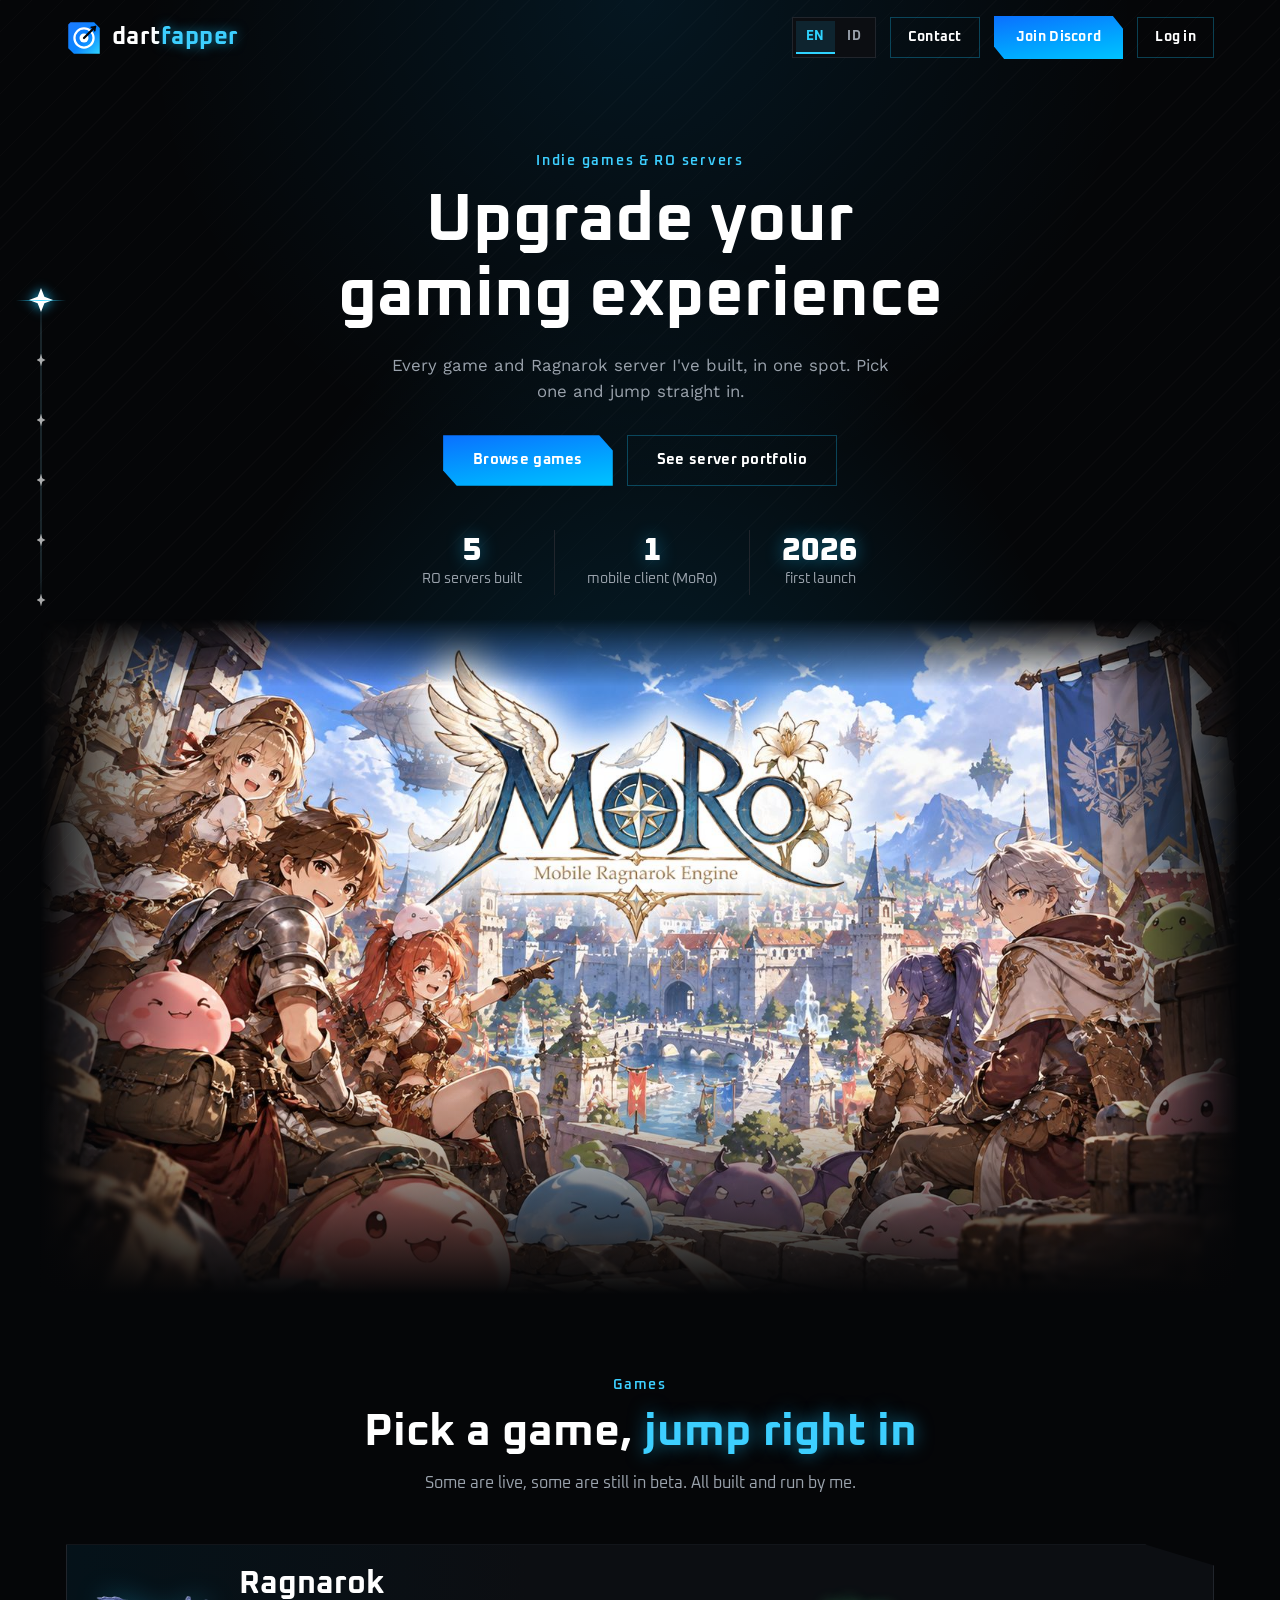
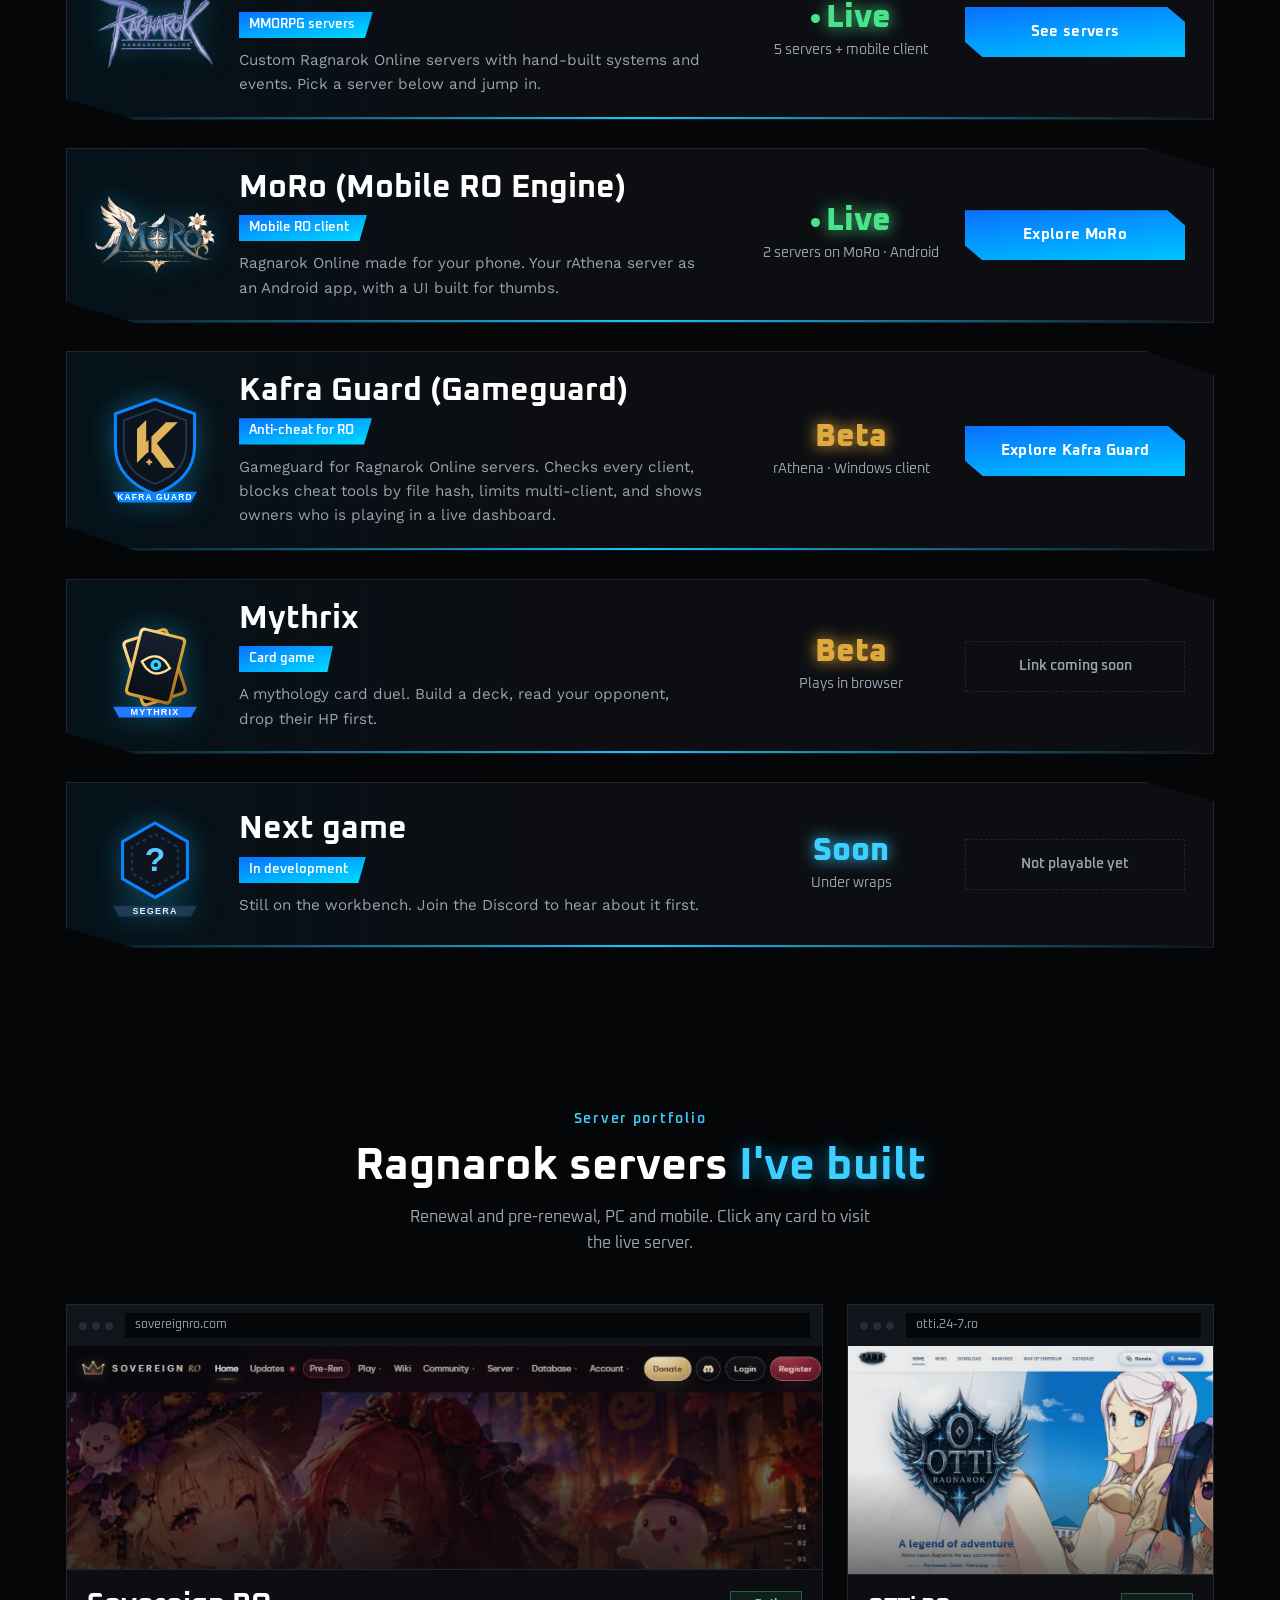
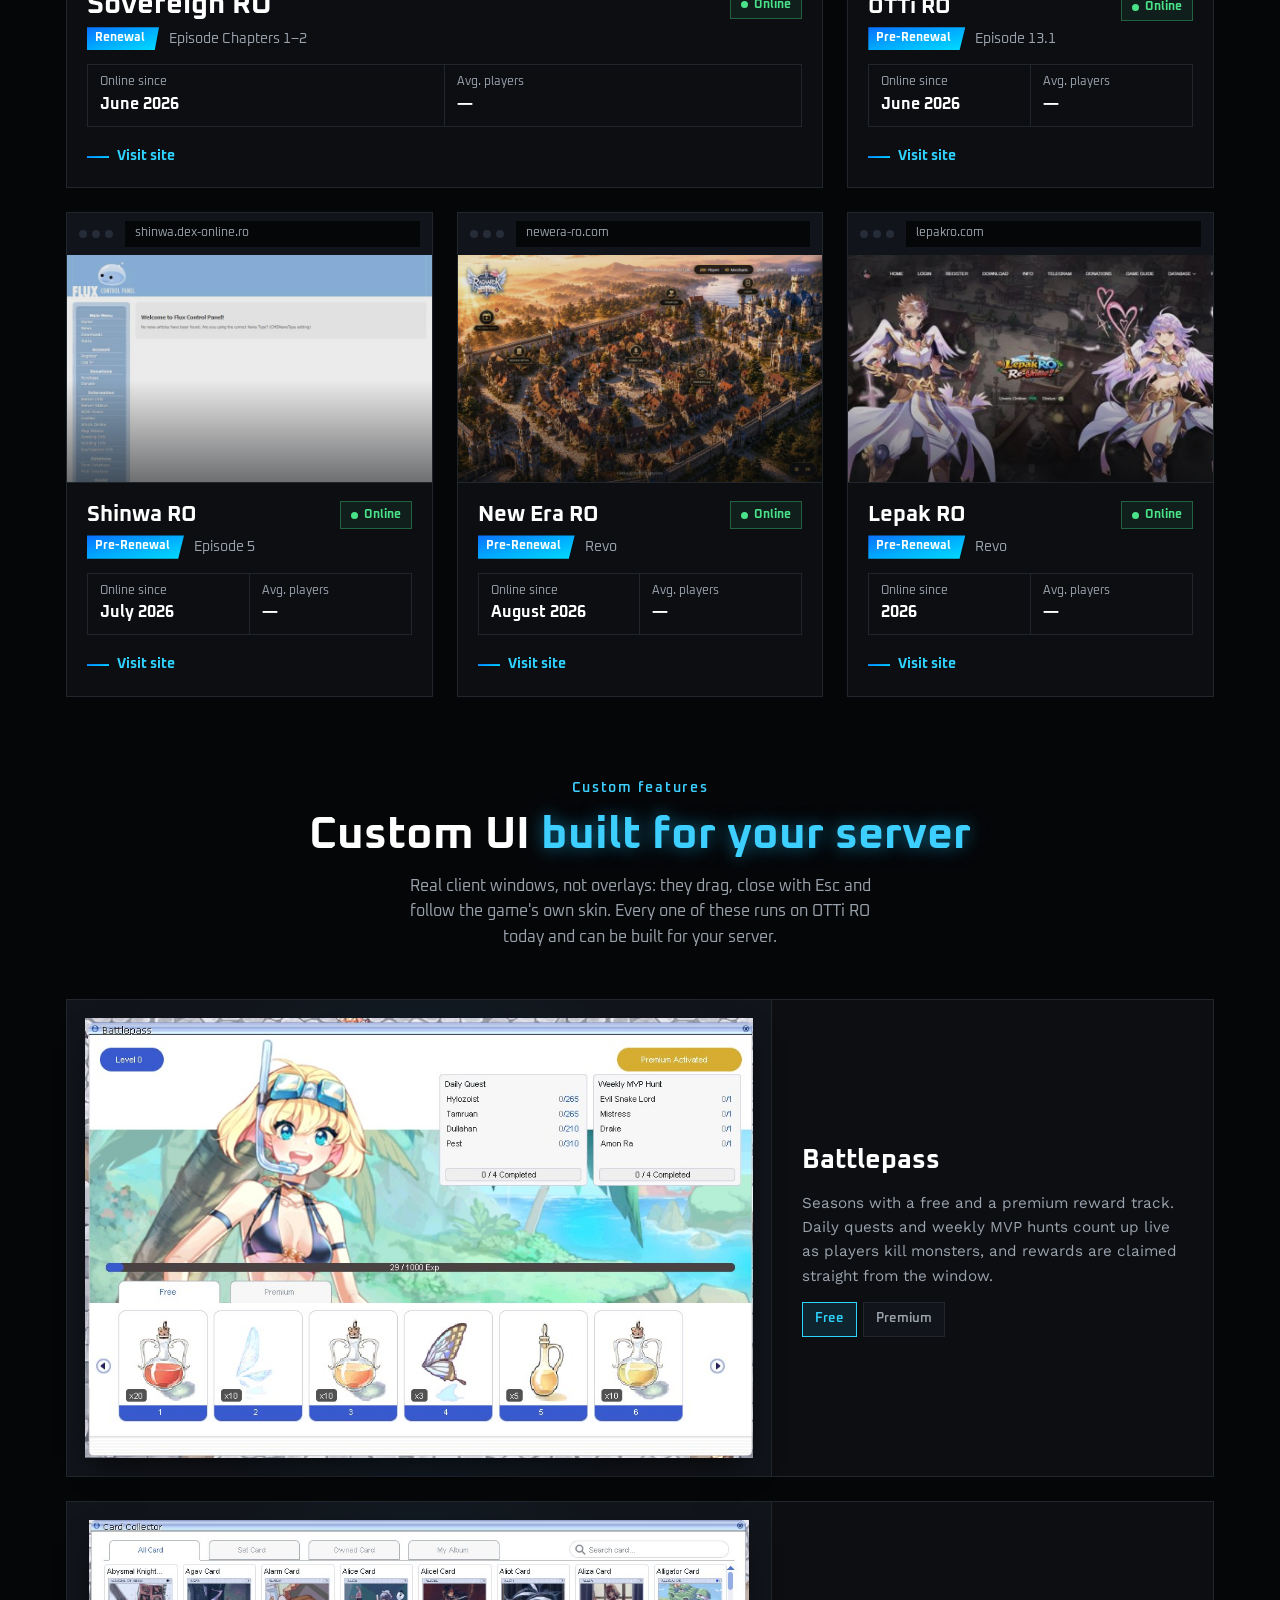
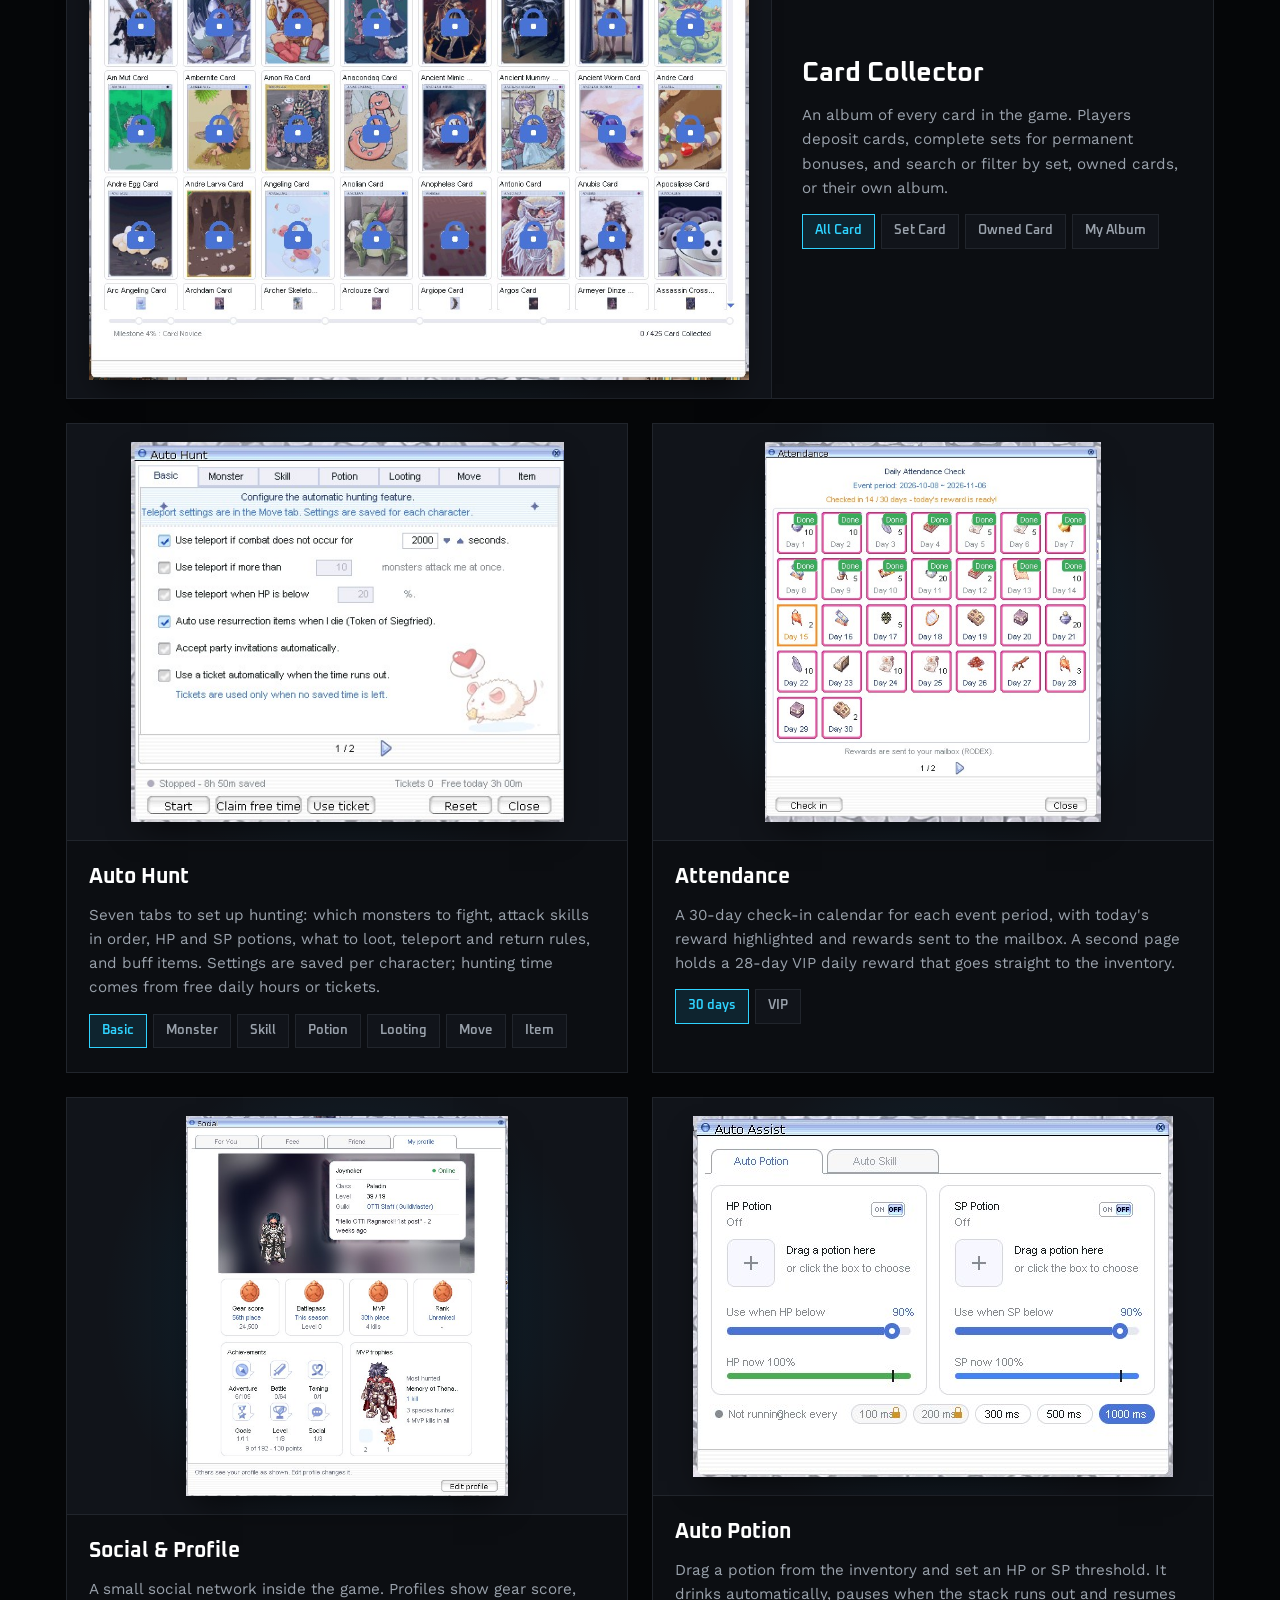
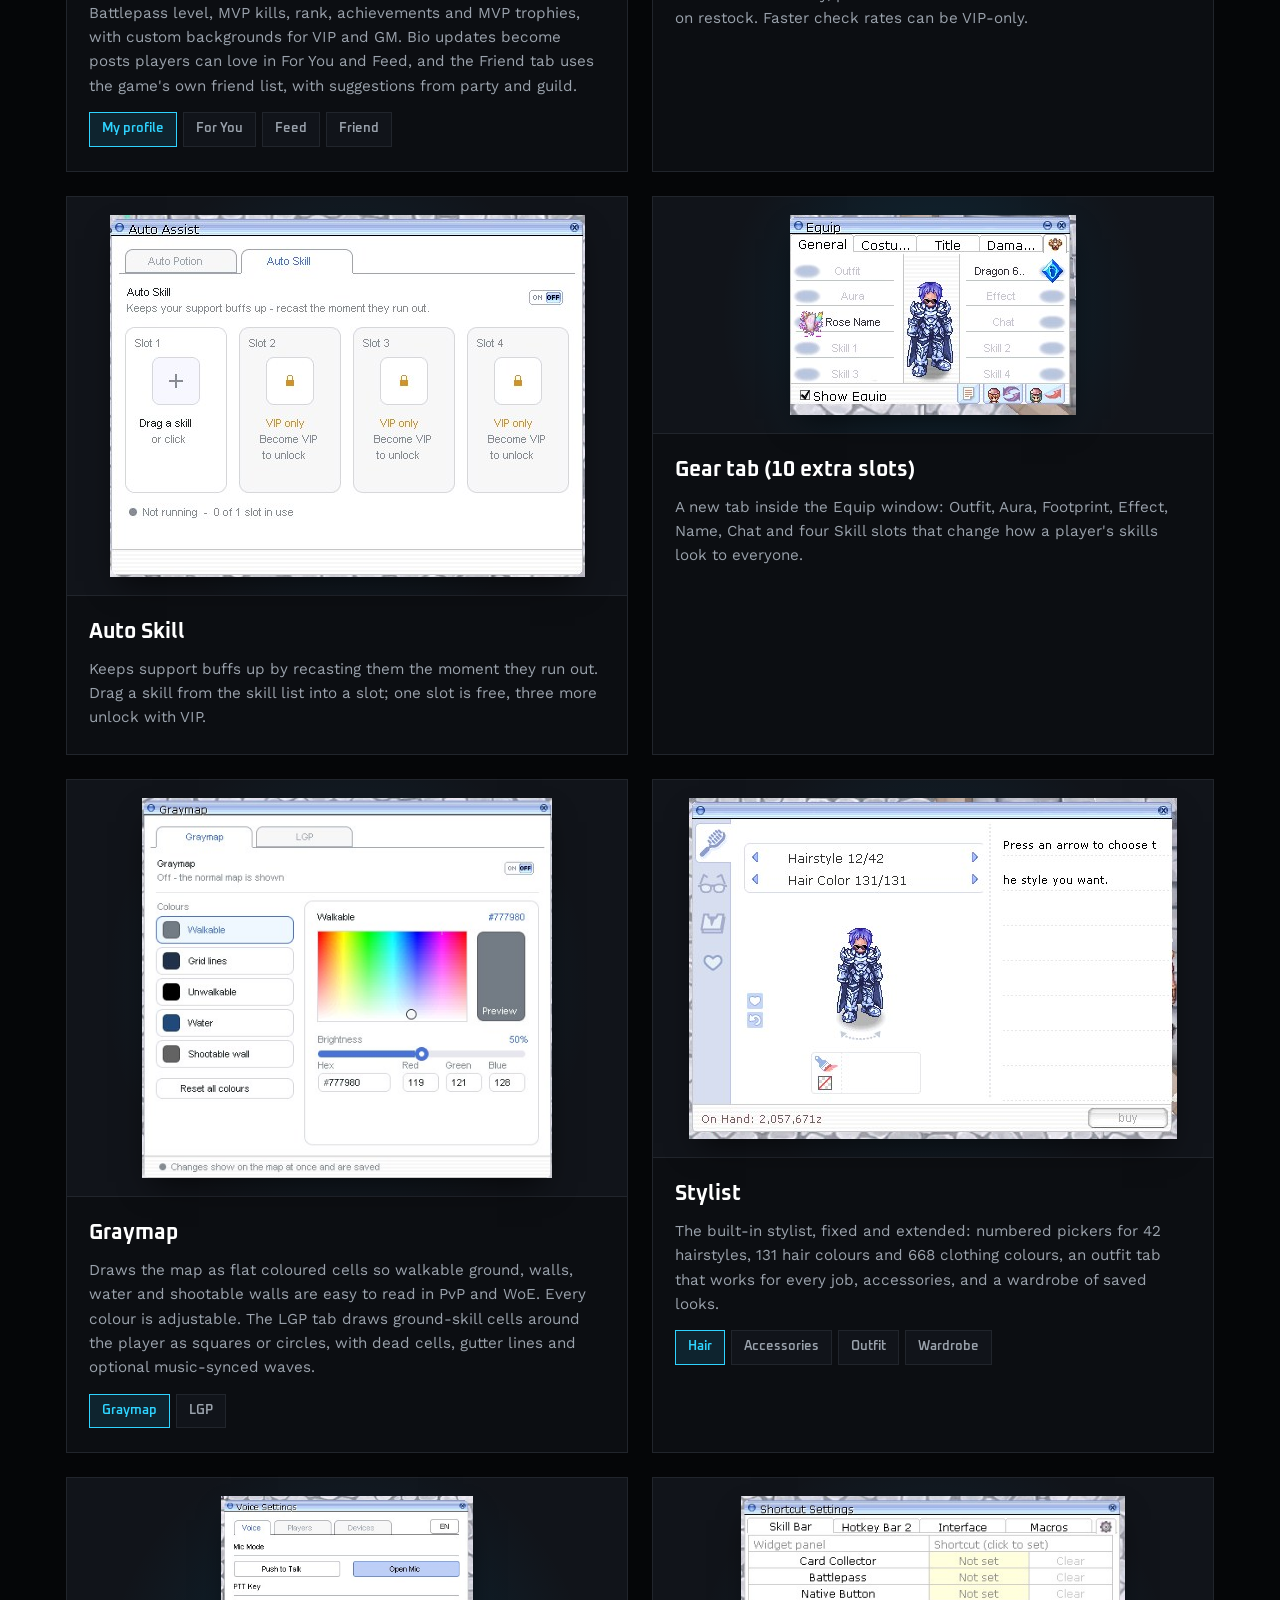
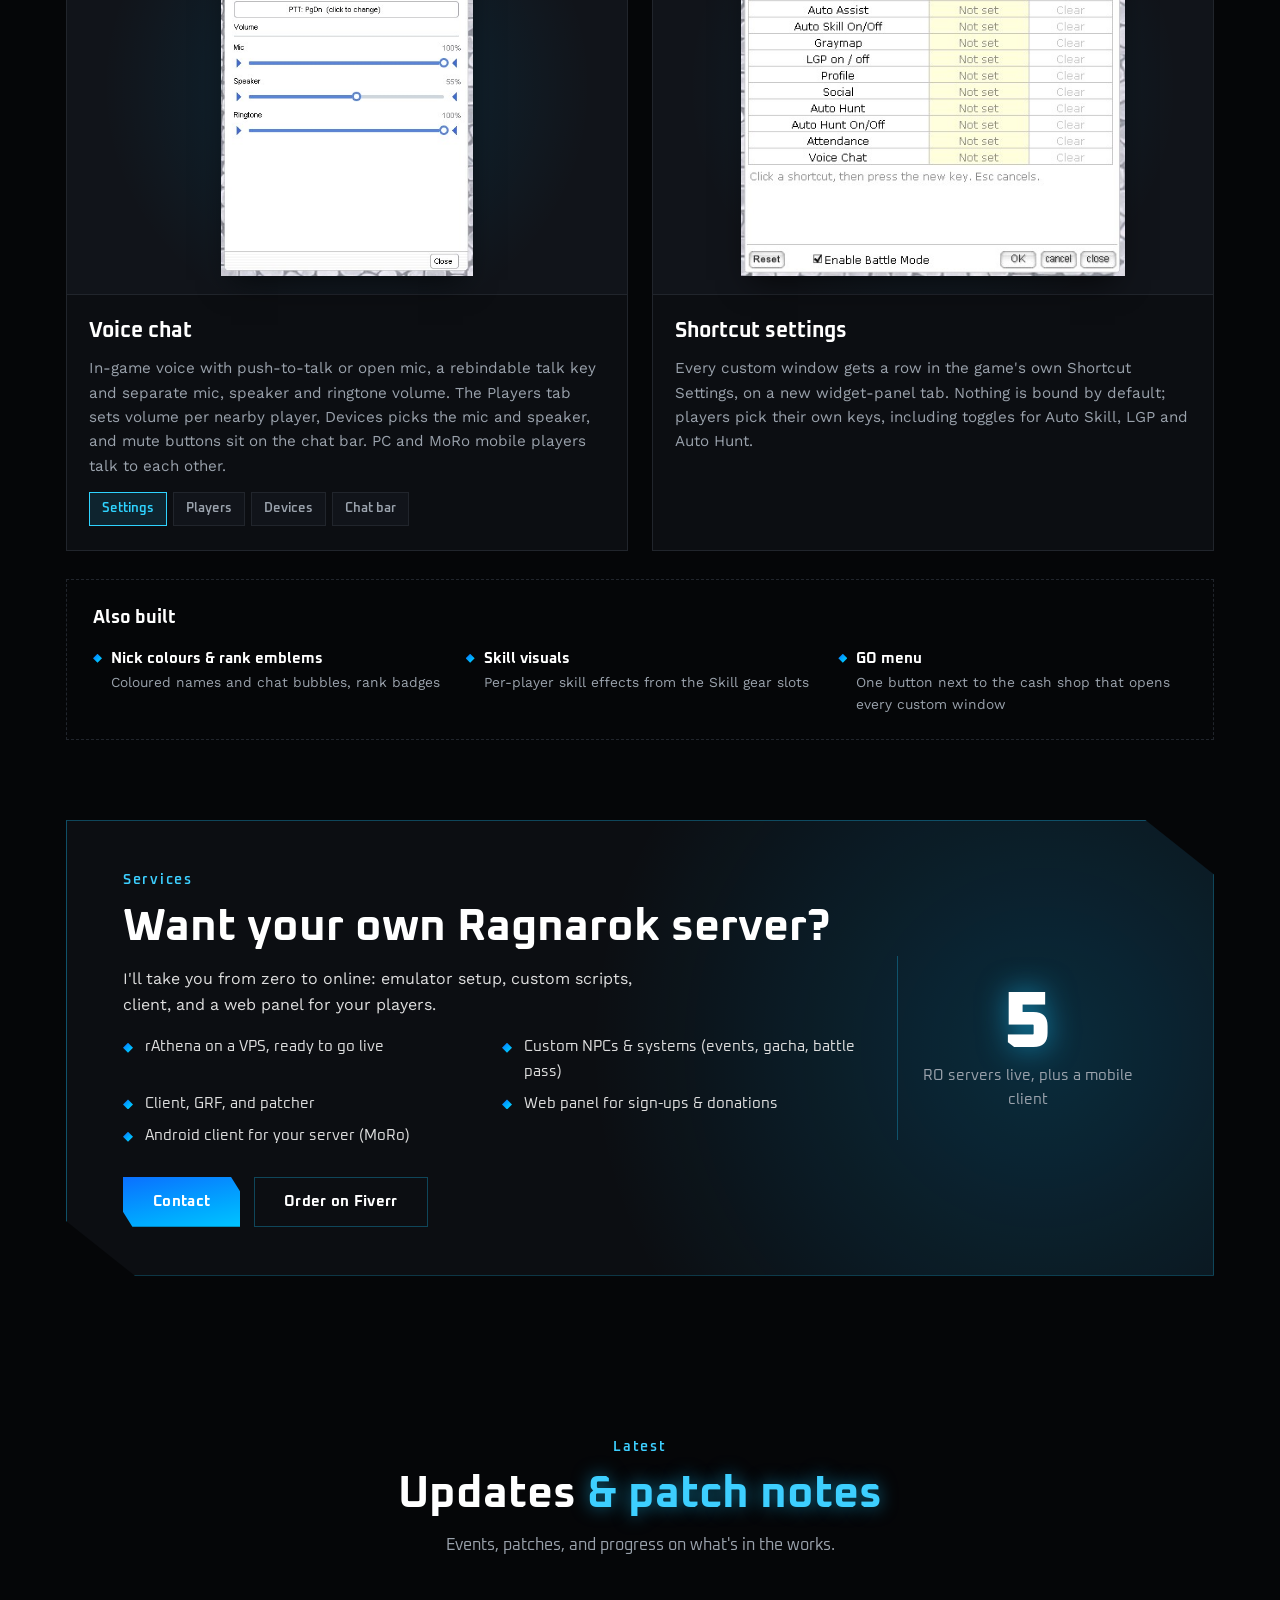
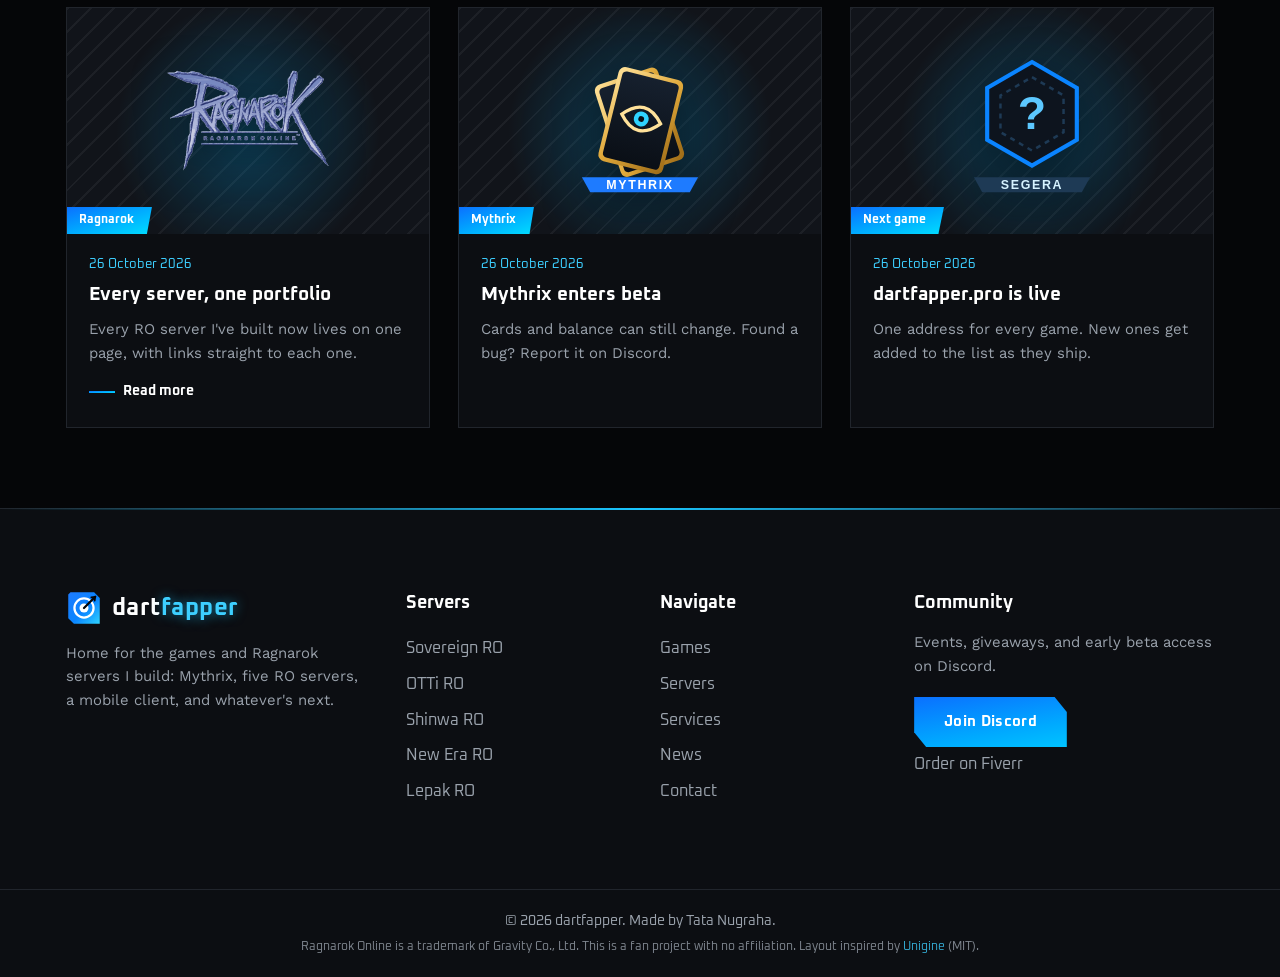
<file: index.html>
<!DOCTYPE html>
<html lang="en">
<head>
  <meta charset="UTF-8">
  <meta name="viewport" content="width=device-width, initial-scale=1.0">
  <title>dartfapper — games & Ragnarok servers by Tata</title>
  <meta name="description" content="Games and Ragnarok Online private servers built by Tata Nugraha: Mythrix, Sovereign RO, OTTi RO, Shinwa RO, New Era RO, Lepak RO, and more.">
  <meta property="og:title" content="dartfapper">
  <meta property="og:description" content="Games and Ragnarok servers built by Tata. Pick one and jump in.">
  <meta property="og:image" content="assets/images/servers/newera.jpg">
  <meta name="theme-color" content="#050608">
  <link rel="icon" href="assets/images/favicon.svg" type="image/svg+xml">

  <link rel="preconnect" href="https://fonts.googleapis.com">
  <link rel="preconnect" href="https://fonts.gstatic.com" crossorigin>
  <link href="https://fonts.googleapis.com/css2?family=Oxanium:wght@400;500;600;700;800&family=Work+Sans:wght@400;600&display=swap" rel="stylesheet">
  <link rel="stylesheet" href="assets/css/style.css?v=20261030d">
</head>

<body>

  <!-- HEADER -->
  <header class="header" data-header>
    <div class="container">
      <a href="#top" class="logo" aria-label="dartfapper home">
        <img src="assets/images/favicon.svg" width="36" height="36" alt="">
        <span>dart<b>fapper</b></span>
      </a>

      <div class="header-actions">
        <div class="lang-switch" role="group" aria-label="Language">
          <button type="button" data-lang-btn="en" aria-pressed="true">EN</button>
          <button type="button" data-lang-btn="id" aria-pressed="false">ID</button>
        </div>
        <a href="contact/" class="btn btn-ghost header-contact" data-i18n="cta.contact">Contact</a>
        <a href="#" class="btn btn-primary header-btn" data-discord target="_blank" rel="noopener" data-i18n="cta.discord">Join Discord</a>
        <a href="kafra/" class="btn btn-ghost login-btn" data-i18n="cta.login">Log in</a>
      </div>
    </div>
  </header>

  <!-- SECTION RAIL -->
  <nav class="section-rail" aria-label="Sections">
    <a href="#top" class="rail-link" data-rail-link><span class="rail-label" data-i18n="nav.home">Home</span></a>
    <a href="#games" class="rail-link" data-rail-link><span class="rail-label" data-i18n="nav.games">Games</span></a>
    <a href="#portfolio" class="rail-link" data-rail-link><span class="rail-label" data-i18n="nav.portfolio">Servers</span></a>
    <a href="#features" class="rail-link" data-rail-link><span class="rail-label" data-i18n="nav.features">Features</span></a>
    <a href="#service" class="rail-link" data-rail-link><span class="rail-label" data-i18n="nav.service">Services</span></a>
    <a href="#news" class="rail-link" data-rail-link><span class="rail-label" data-i18n="nav.news">News</span></a>
  </nav>

  <main>
    <article>

      <!-- HERO -->
      <section class="hero" id="top" aria-labelledby="hero-title">
        <div class="container">
          <p class="section-subtitle" data-i18n="hero.kicker">Indie games & RO servers</p>
          <h1 class="h1 hero-title" id="hero-title" data-i18n-html="hero.title">Upgrade your<br>gaming experience</h1>
          <p class="hero-text" data-i18n="hero.text">Every game and Ragnarok server I've built, in one spot. Pick one and jump straight in.</p>
          <div class="hero-cta">
            <a href="#games" class="btn btn-primary" data-i18n="hero.cta1">Browse games</a>
            <a href="#portfolio" class="btn btn-ghost" data-i18n="hero.cta2">See server portfolio</a>
          </div>
          <ul class="hero-stats">
            <li><strong data-stat="servers">6</strong><span data-i18n="stats.servers">RO servers built</span></li>
            <li><strong data-stat="clients">1</strong><span data-i18n="stats.clients">mobile client (MoRo)</span></li>
            <li><strong>2026</strong><span data-i18n="stats.since">first launch</span></li>
          </ul>
        </div>
        <figure class="hero-banner">
          <a href="moro/" aria-label="MoRo, Mobile Ragnarok Engine">
            <img src="assets/images/hero-moro.jpg" width="1600" height="900" alt="MoRo, Mobile Ragnarok Engine: adventurers and poring above a city">
          </a>
        </figure>
      </section>

      <!-- GAMES -->
      <section class="section games" id="games" aria-labelledby="games-title">
        <div class="container">
          <p class="section-subtitle" data-reveal data-i18n="games.kicker">Games</p>
          <h2 class="h2 section-title" id="games-title" data-reveal data-i18n-html="games.title">Pick a game, <span class="span">jump right in</span></h2>
          <p class="section-text" data-reveal data-i18n="games.text">Some are live, some are still in beta. All built and run by me.</p>
          <ul class="game-list" id="game-list"></ul>
        </div>
      </section>

      <!-- PORTFOLIO -->
      <section class="section portfolio" id="portfolio" aria-labelledby="portfolio-title">
        <div class="container">
          <p class="section-subtitle" data-reveal data-i18n="portfolio.kicker">Server portfolio</p>
          <h2 class="h2 section-title" id="portfolio-title" data-reveal data-i18n-html="portfolio.title">Ragnarok servers <span class="span">I've built</span></h2>
          <p class="section-text" data-reveal data-i18n="portfolio.text">Renewal and pre-renewal, PC and mobile. Click any card to visit the live server.</p>
          <ul class="server-grid" id="server-grid"></ul>
        </div>
      </section>

      <!-- NATIVE CUSTOM UI -->
      <section class="section native" id="features" aria-labelledby="features-title">
        <div class="container">
          <p class="section-subtitle" data-reveal data-i18n="native.kicker">Custom features</p>
          <h2 class="h2 section-title" id="features-title" data-reveal data-i18n-html="native.title">Custom UI <span class="span">built for your server</span></h2>
          <p class="section-text" data-reveal data-i18n="native.text">Real client windows, not overlays: they drag, close with Esc and follow the game's own skin. Every one of these runs on OTTi RO today and can be built for your server.</p>
          <ul class="native-grid" id="native-grid"></ul>
          <div class="native-more" data-reveal>
            <p class="native-more-title" data-i18n="native.more">Also built</p>
            <ul id="native-more"></ul>
          </div>
        </div>
      </section>

      <!-- SERVICE -->
      <section class="section service" id="service" aria-labelledby="service-title">
        <div class="container">
          <div class="service-card" data-reveal>
            <div class="service-copy">
              <p class="section-subtitle" data-i18n="service.kicker">Services</p>
              <h2 class="h2" id="service-title" data-i18n="service.title">Want your own Ragnarok server?</h2>
              <p class="service-text" data-i18n="service.text">I'll take you from zero to online: emulator setup, custom scripts, client, and a web panel for your players.</p>
              <ul class="service-points">
                <li data-i18n="service.p1">rAthena on a VPS, ready to go live</li>
                <li data-i18n="service.p2">Custom NPCs & systems (events, gacha, battle pass)</li>
                <li data-i18n="service.p3">Client, GRF, and patcher</li>
                <li data-i18n="service.p4">Web panel for sign-ups & donations</li>
                <li data-i18n="service.p5">Android client for your server (MoRo)</li>
              </ul>
              <div class="hero-cta service-cta">
                <a class="btn btn-primary" href="contact/?service=server" data-i18n="cta.contact">Contact</a>
                <a class="btn btn-ghost" data-gig href="#" target="_blank" rel="noopener" data-i18n="service.cta">Order on Fiverr</a>
              </div>
            </div>
            <div class="service-proof">
              <strong data-stat="servers">6</strong>
              <span data-i18n="service.proof">RO servers live, plus a mobile client</span>
            </div>
          </div>
        </div>
      </section>

      <!-- NEWS -->
      <section class="section news" id="news" aria-labelledby="news-title">
        <div class="container">
          <p class="section-subtitle" data-reveal data-i18n="news.kicker">Latest</p>
          <h2 class="h2 section-title" id="news-title" data-reveal data-i18n-html="news.title">Updates <span class="span">& patch notes</span></h2>
          <p class="section-text" data-reveal data-i18n="news.text">Events, patches, and progress on what's in the works.</p>
          <ul class="news-list" id="news-list"></ul>
        </div>
      </section>

    </article>
  </main>

  <!-- FOOTER -->
  <footer class="footer" id="contact">
    <div class="section footer-top">
      <div class="container">
        <div class="footer-brand">
          <a href="#top" class="logo">
            <img src="assets/images/favicon.svg" width="36" height="36" alt="">
            <span>dart<b>fapper</b></span>
          </a>
          <p class="footer-text" data-i18n="footer.about">Home for the games and Ragnarok servers I build: Mythrix, five RO servers, a mobile client, and whatever's next.</p>
        </div>

        <ul class="footer-list" data-footer-servers>
          <li><p class="footer-list-title" data-i18n="footer.servers">Servers</p></li>
        </ul>

        <ul class="footer-list">
          <li><p class="footer-list-title" data-i18n="footer.nav">Navigate</p></li>
          <li><a href="#games" class="footer-link" data-i18n="nav.games">Games</a></li>
          <li><a href="#portfolio" class="footer-link" data-i18n="nav.portfolio">Servers</a></li>
          <li><a href="#service" class="footer-link" data-i18n="nav.service">Services</a></li>
          <li><a href="#news" class="footer-link" data-i18n="nav.news">News</a></li>
          <li><a href="contact/" class="footer-link" data-i18n="cta.contact">Contact</a></li>
        </ul>

        <div class="footer-list">
          <p class="footer-list-title" data-i18n="footer.community">Community</p>
          <p class="footer-text" data-i18n="footer.communityText">Events, giveaways, and early beta access on Discord.</p>
          <a href="#" class="btn btn-primary" data-discord target="_blank" rel="noopener" data-i18n="cta.discord">Join Discord</a>
          <a href="#" class="footer-link" data-gig target="_blank" rel="noopener" data-i18n="service.cta">Order on Fiverr</a>
        </div>
      </div>
    </div>

    <div class="footer-bottom">
      <div class="container">
        <p class="copyright">&copy; <span data-year></span> dartfapper. <span data-i18n="footer.by">Made by Tata Nugraha.</span></p>
        <p class="copyright small" data-i18n-html="footer.legal">Ragnarok Online is a trademark of Gravity Co., Ltd. This is a fan project with no affiliation. Layout inspired by <a href="https://github.com/codewithsadee/unigine" target="_blank" rel="noopener">Unigine</a> (MIT).</p>
      </div>
    </div>
  </footer>

  <a href="#top" class="back-top-btn" aria-label="Back to top" data-back-top-btn>
    <svg viewBox="0 0 24 24" width="22" height="22" aria-hidden="true"><path d="M12 5l-7 7h4v7h6v-7h4z" fill="currentColor"/></svg>
  </a>

  <script src="assets/js/data.js?v=20261031a"></script>
  <script src="assets/js/i18n.js?v=20261030e"></script>
  <script src="assets/js/script.js?v=20261030d"></script>
</body>
</html>
</file>
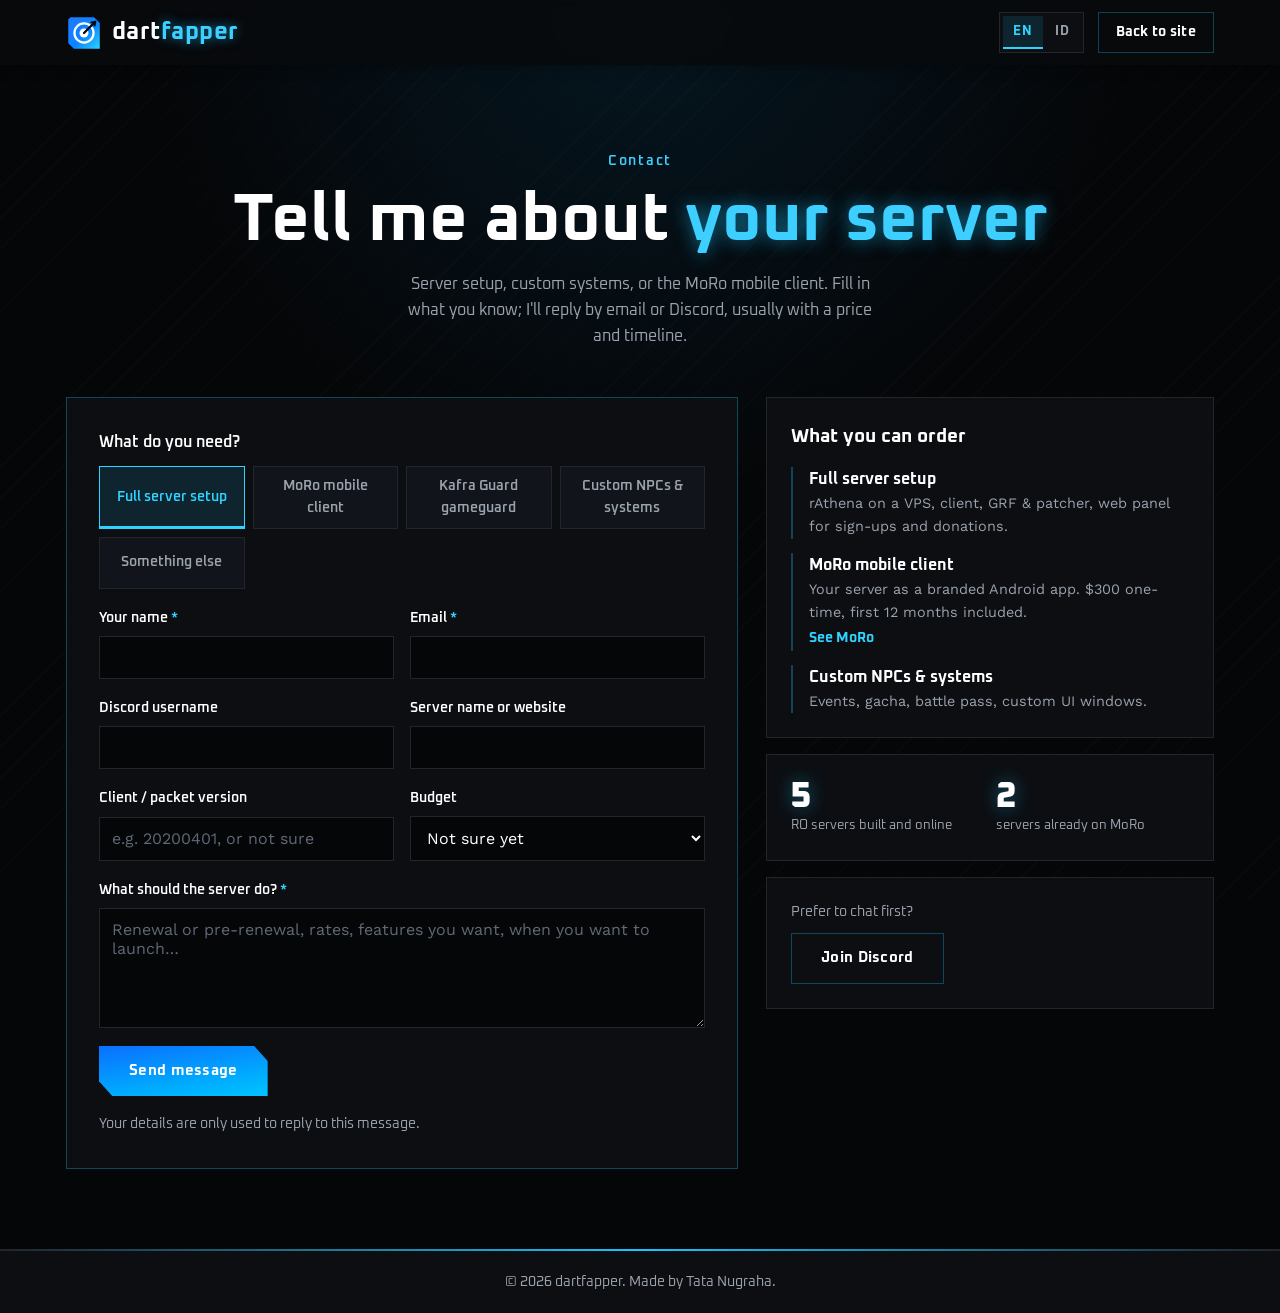
<file: contact/index.html>
<!DOCTYPE html>
<html lang="en">
<head>
  <meta charset="UTF-8">
  <meta name="viewport" content="width=device-width, initial-scale=1.0">
  <title>Contact · Ragnarok server setup & MoRo mobile client · dartfapper</title>
  <meta name="description" content="Contact dartfapper about a Ragnarok Online private server: rAthena setup, custom NPCs and systems, client and patcher, web panel, or the MoRo Android client for your server.">
  <meta property="og:title" content="Contact · dartfapper">
  <meta property="og:description" content="Ragnarok server setup, custom systems, and the MoRo mobile client. Tell me about your server and I'll get back to you.">
  <meta property="og:image" content="../assets/images/servers/newera.jpg">
  <meta name="theme-color" content="#050608">
  <link rel="icon" href="../assets/images/favicon.svg" type="image/svg+xml">

  <link rel="preconnect" href="https://fonts.googleapis.com">
  <link rel="preconnect" href="https://fonts.gstatic.com" crossorigin>
  <link href="https://fonts.googleapis.com/css2?family=Oxanium:wght@400;500;600;700;800&family=Work+Sans:wght@400;600&display=swap" rel="stylesheet">
  <link rel="stylesheet" href="../assets/css/style.css?v=20261030e">
</head>

<body>

  <header class="header active" data-header>
    <div class="container">
      <a href="../" class="logo" aria-label="dartfapper home">
        <img src="../assets/images/favicon.svg" width="36" height="36" alt="">
        <span>dart<b>fapper</b></span>
      </a>
      <div class="header-actions">
        <div class="lang-switch" role="group" aria-label="Language">
          <button type="button" data-lang-btn="en" aria-pressed="true">EN</button>
          <button type="button" data-lang-btn="id" aria-pressed="false">ID</button>
        </div>
        <a href="../" class="btn btn-ghost login-btn contact-back" data-i18n="contact.back">Back to site</a>
      </div>
    </div>
  </header>

  <main class="contact-page">
    <section class="section">
      <div class="container">
        <p class="section-subtitle" data-i18n="contact.kicker">Contact</p>
        <h1 class="h1 section-title" data-i18n-html="contact.title">Tell me about <span class="span">your server</span></h1>
        <p class="section-text" data-i18n="contact.text">Server setup, custom systems, or the MoRo mobile client. Fill in what you know; I'll reply by email or Discord, usually with a price and timeline.</p>

        <div class="contact-grid">
          <form class="contact-form" data-contact-form novalidate>
            <fieldset class="contact-services">
              <legend data-i18n="contact.f.service">What do you need?</legend>
              <label><input type="radio" name="service" value="server" checked><span data-i18n="contact.s.server">Full server setup</span></label>
              <label><input type="radio" name="service" value="moro"><span data-i18n="contact.s.moro">MoRo mobile client</span></label>
              <label><input type="radio" name="service" value="kafra"><span data-i18n="contact.s.kafra">Kafra Guard gameguard</span></label>
              <label><input type="radio" name="service" value="custom"><span data-i18n="contact.s.custom">Custom NPCs & systems</span></label>
              <label><input type="radio" name="service" value="other"><span data-i18n="contact.s.other">Something else</span></label>
            </fieldset>

            <div class="contact-row">
              <label class="field req"><span data-i18n="contact.f.name">Your name</span>
                <input name="name" required maxlength="80" autocomplete="name"></label>
              <label class="field req"><span data-i18n="contact.f.email">Email</span>
                <input name="email" type="email" required maxlength="120" autocomplete="email"></label>
            </div>
            <div class="contact-row">
              <label class="field"><span data-i18n="contact.f.discord">Discord username</span>
                <input name="discord" maxlength="60" autocomplete="off"></label>
              <label class="field"><span data-i18n="contact.f.server">Server name or website</span>
                <input name="server" maxlength="120"></label>
            </div>
            <div class="contact-row">
              <label class="field"><span data-i18n="contact.f.packet">Client / packet version</span>
                <input name="packetver" maxlength="40" data-i18n-ph="contact.f.packetPh" placeholder="e.g. 20200401, or not sure"></label>
              <label class="field"><span data-i18n="contact.f.budget">Budget</span>
                <select name="budget">
                  <option value="" data-i18n="contact.b.unsure">Not sure yet</option>
                  <option value="<$100">&lt; $100</option>
                  <option value="$100-300">$100 – $300</option>
                  <option value="$300-1000">$300 – $1,000</option>
                  <option value="$1000+">$1,000+</option>
                </select></label>
            </div>
            <label class="field req"><span data-i18n="contact.f.message">What should the server do?</span>
              <textarea name="message" required minlength="10" maxlength="2000" rows="5" data-i18n-ph="contact.f.messagePh" placeholder="Renewal or pre-renewal, rates, features you want, when you want to launch…"></textarea></label>

            <!-- left empty by people; bots fill it -->
            <label class="hp" aria-hidden="true">Website <input name="website" tabindex="-1" autocomplete="off"></label>

            <p class="contact-error" data-contact-error role="alert" hidden></p>
            <button class="btn btn-primary" type="submit" data-contact-submit data-i18n="contact.submit">Send message</button>
            <p class="contact-note" data-i18n="contact.privacy">Your details are only used to reply to this message.</p>
          </form>

          <aside class="contact-aside">
            <div class="contact-card">
              <h2 data-i18n="contact.a.title">What you can order</h2>
              <ul class="contact-offer">
                <li><strong data-i18n="contact.s.server">Full server setup</strong><span data-i18n="contact.a.server">rAthena on a VPS, client, GRF & patcher, web panel for sign-ups and donations.</span></li>
                <li><strong data-i18n="contact.s.moro">MoRo mobile client</strong><span data-i18n="contact.a.moro">Your server as a branded Android app. $300 one-time, first 12 months included.</span><a href="../moro/" data-i18n="contact.a.moroLink">See MoRo</a></li>
                <li><strong data-i18n="contact.s.custom">Custom NPCs & systems</strong><span data-i18n="contact.a.custom">Events, gacha, battle pass, custom UI windows.</span></li>
              </ul>
            </div>
            <div class="contact-card contact-proof">
              <p><strong>5</strong><span data-i18n="contact.a.servers">RO servers built and online</span></p>
              <p><strong>2</strong><span data-i18n="contact.a.moroCount">servers already on MoRo</span></p>
            </div>
            <div class="contact-card">
              <p class="contact-note" data-i18n="contact.a.discordText">Prefer to chat first?</p>
              <a href="#" class="btn btn-ghost" data-discord target="_blank" rel="noopener" data-i18n="cta.discord">Join Discord</a>
            </div>
          </aside>
        </div>
      </div>
    </section>
  </main>

  <footer class="footer">
    <div class="footer-bottom">
      <div class="container">
        <p class="copyright">&copy; <span data-year></span> dartfapper. <span data-i18n="footer.by">Made by Tata Nugraha.</span></p>
      </div>
    </div>
  </footer>

  <script src="../assets/js/data.js?v=20261030e"></script>
  <script src="../assets/js/i18n.js?v=20261030e"></script>
  <script src="../assets/js/contact.js?v=20261030e"></script>
</body>
</html>
</file>
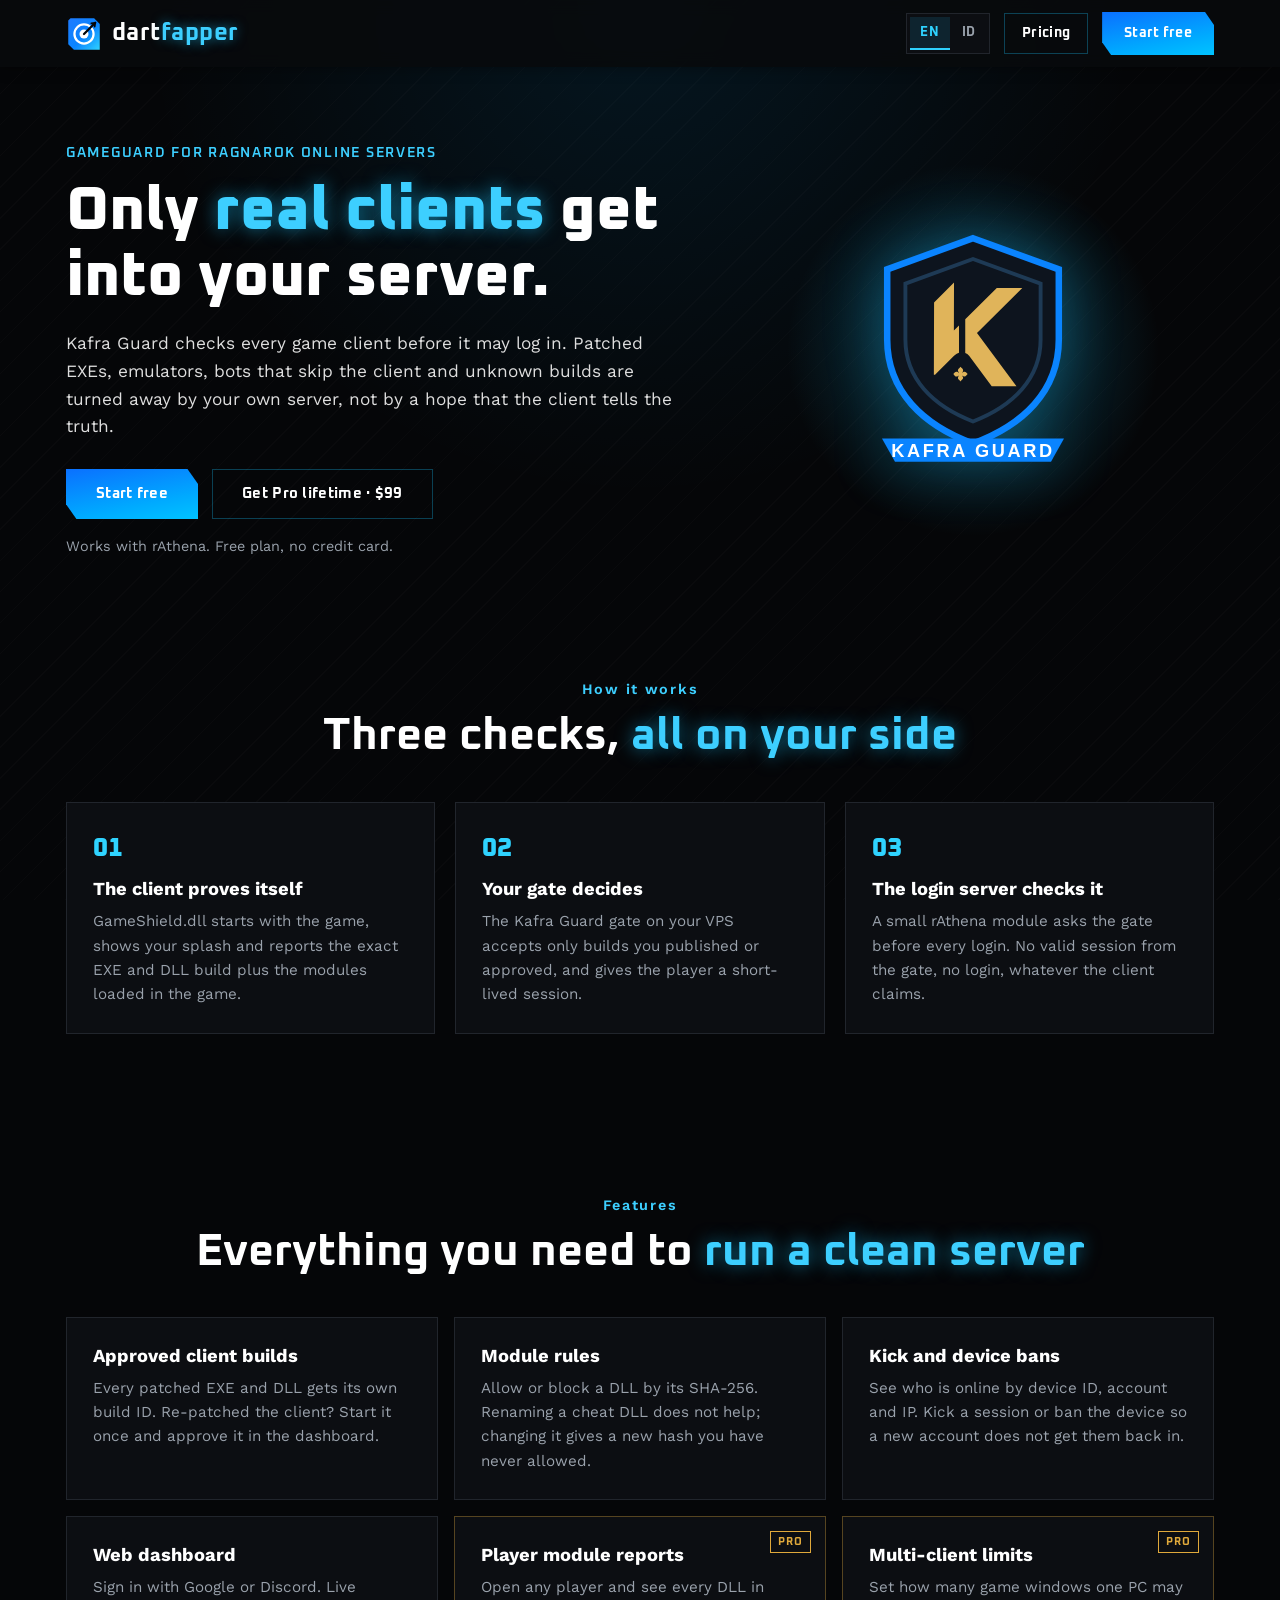
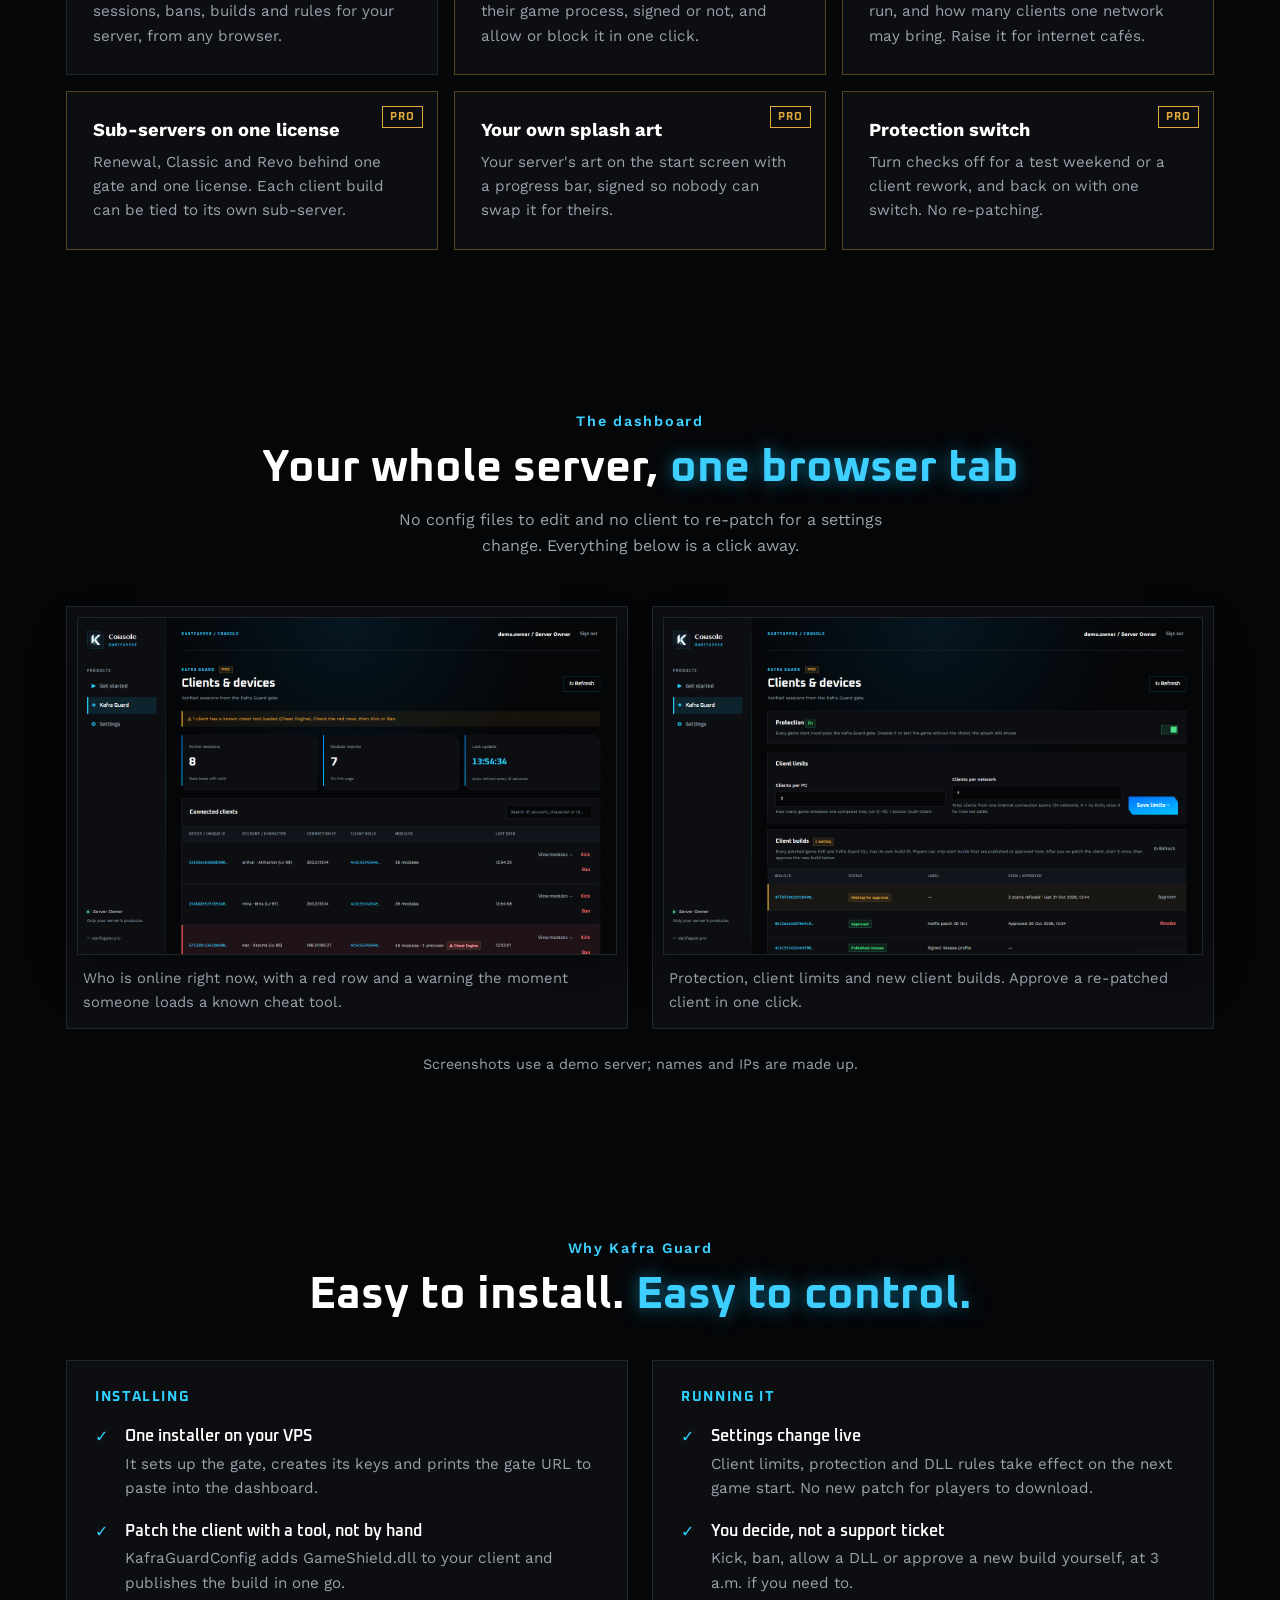
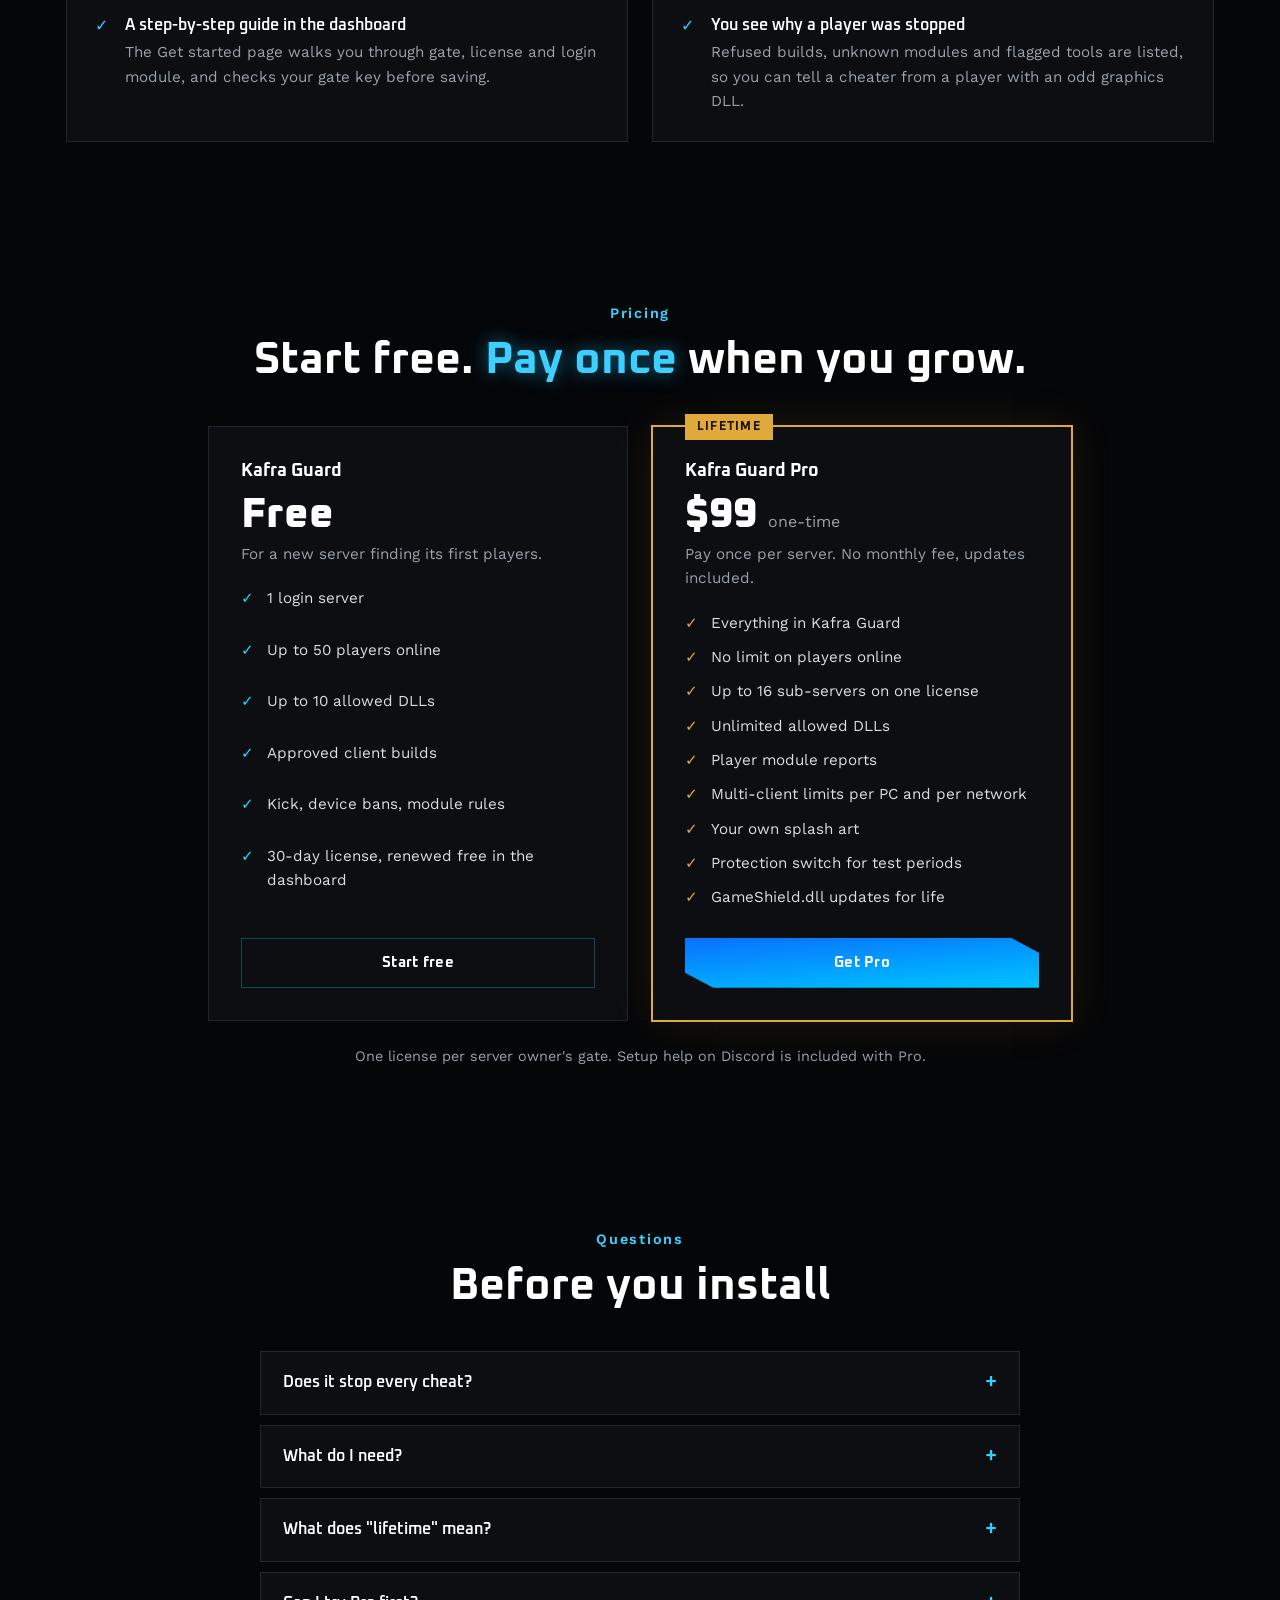
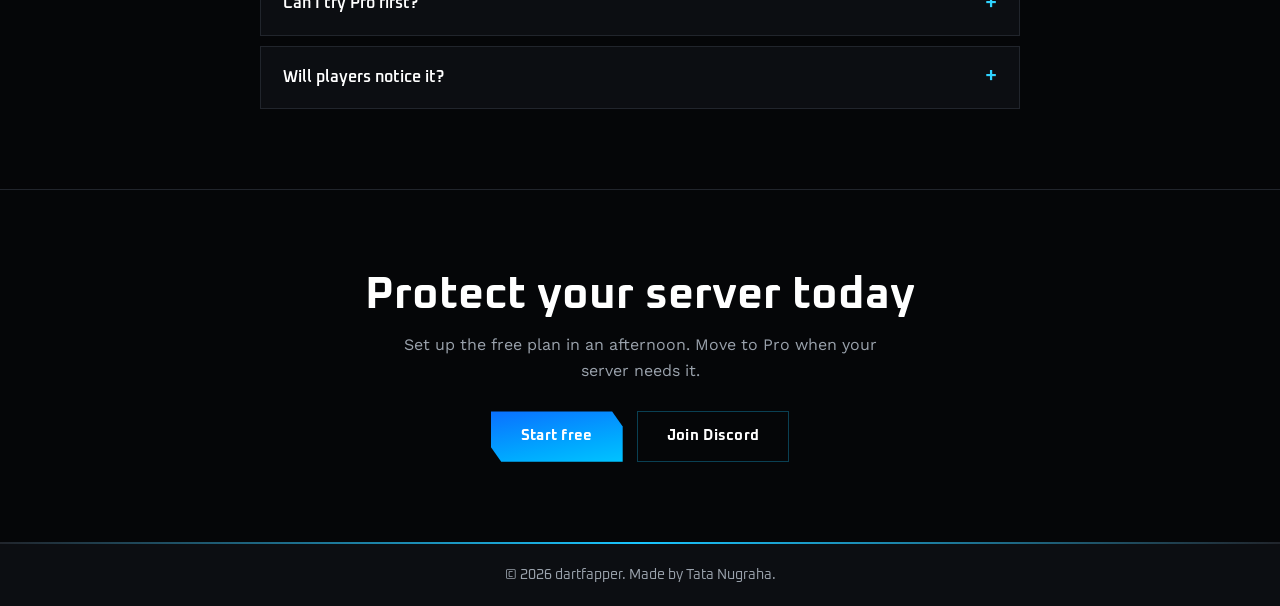
<file: kafra-guard/index.html>
<!DOCTYPE html>
<html lang="en">
<head>
  <meta charset="UTF-8">
  <meta name="viewport" content="width=device-width, initial-scale=1.0">
  <title>Kafra Guard · server-side gameguard for Ragnarok Online · dartfapper</title>
  <meta name="description" content="Kafra Guard protects rAthena servers: only verified game clients can log in, with module reports, device bans, multi-client limits and your own splash art. Free Basic plan, Pro lifetime $99.">
  <meta property="og:title" content="Kafra Guard · gameguard for Ragnarok servers">
  <meta property="og:description" content="Only verified clients can log in. Free Basic plan, Pro lifetime $99 one-time.">
  <meta property="og:image" content="../assets/images/servers/newera.jpg">
  <meta name="theme-color" content="#050608">
  <link rel="icon" href="../assets/images/emblem-kafra.svg" type="image/svg+xml">

  <link rel="preconnect" href="https://fonts.googleapis.com">
  <link rel="preconnect" href="https://fonts.gstatic.com" crossorigin>
  <link href="https://fonts.googleapis.com/css2?family=Oxanium:wght@400;500;600;700;800&family=Work+Sans:wght@400;600&display=swap" rel="stylesheet">
  <link rel="stylesheet" href="../assets/css/style.css?v=20261030e">
  <link rel="stylesheet" href="../assets/css/guard.css?v=20261031b">
</head>

<body>

  <header class="header active" data-header>
    <div class="container">
      <a href="../" class="logo" aria-label="dartfapper home">
        <img src="../assets/images/favicon.svg" width="36" height="36" alt="">
        <span>dart<b>fapper</b></span>
      </a>
      <div class="header-actions">
        <div class="lang-switch" role="group" aria-label="Language">
          <button type="button" data-lang-btn="en" aria-pressed="true">EN</button>
          <button type="button" data-lang-btn="id" aria-pressed="false">ID</button>
        </div>
        <a href="#pricing" class="btn btn-ghost header-contact" data-i18n="kg.nav.pricing">Pricing</a>
        <a href="../kafra/" class="btn btn-primary header-btn" data-i18n="kg.cta.free">Start free</a>
      </div>
    </div>
  </header>

  <main class="guard-page">

    <!-- HERO -->
    <section class="guard-hero">
      <div class="container guard-hero-grid">
        <div>
          <p class="guard-kicker" data-i18n="kg.hero.kicker">Gameguard for Ragnarok Online servers</p>
          <h1 class="guard-title" data-i18n-html="kg.hero.title">Only <span class="span">real clients</span> get into your server.</h1>
          <p class="guard-lead" data-i18n="kg.hero.text">Kafra Guard checks every game client before it may log in. Patched EXEs, emulators, bots that skip the client and unknown builds are turned away by your own server, not by a hope that the client tells the truth.</p>
          <div class="guard-ctas">
            <a href="../kafra/" class="btn btn-primary" data-i18n="kg.cta.free">Start free</a>
            <a href="#pricing" class="btn btn-ghost" data-i18n="kg.cta.pro">Get Pro lifetime · $99</a>
          </div>
          <p class="guard-note" data-i18n="kg.hero.note">Works with rAthena. Free plan, no credit card.</p>
        </div>
        <figure class="guard-shield" aria-hidden="true">
          <img src="../assets/images/emblem-kafra.svg" alt="" width="260" height="260">
        </figure>
      </div>
    </section>

    <!-- HOW IT WORKS -->
    <section class="section guard-how">
      <div class="container">
        <p class="section-subtitle" data-i18n="kg.how.kicker">How it works</p>
        <h2 class="h2 section-title" data-i18n-html="kg.how.title">Three checks, <span class="span">all on your side</span></h2>
        <ol class="guard-steps">
          <li>
            <span class="guard-step-no">01</span>
            <h3 data-i18n="kg.how.1.title">The client proves itself</h3>
            <p data-i18n="kg.how.1.text">GameShield.dll starts with the game, shows your splash and reports the exact EXE and DLL build plus the modules loaded in the game.</p>
          </li>
          <li>
            <span class="guard-step-no">02</span>
            <h3 data-i18n="kg.how.2.title">Your gate decides</h3>
            <p data-i18n="kg.how.2.text">The Kafra Guard gate on your VPS accepts only builds you published or approved, and gives the player a short-lived session.</p>
          </li>
          <li>
            <span class="guard-step-no">03</span>
            <h3 data-i18n="kg.how.3.title">The login server checks it</h3>
            <p data-i18n="kg.how.3.text">A small rAthena module asks the gate before every login. No valid session from the gate, no login, whatever the client claims.</p>
          </li>
        </ol>
      </div>
    </section>

    <!-- FEATURES -->
    <section class="section guard-features">
      <div class="container">
        <p class="section-subtitle" data-i18n="kg.feat.kicker">Features</p>
        <h2 class="h2 section-title" data-i18n-html="kg.feat.title">Everything you need to <span class="span">run a clean server</span></h2>
        <ul class="guard-grid">
          <li><h3 data-i18n="kg.f.builds.t">Approved client builds</h3><p data-i18n="kg.f.builds.d">Every patched EXE and DLL gets its own build ID. Re-patched the client? Start it once and approve it in the dashboard.</p></li>
          <li><h3 data-i18n="kg.f.modules.t">Module rules</h3><p data-i18n="kg.f.modules.d">Allow or block a DLL by its SHA-256. Renaming a cheat DLL does not help; changing it gives a new hash you have never allowed.</p></li>
          <li><h3 data-i18n="kg.f.ban.t">Kick and device bans</h3><p data-i18n="kg.f.ban.d">See who is online by device ID, account and IP. Kick a session or ban the device so a new account does not get them back in.</p></li>
          <li><h3 data-i18n="kg.f.dash.t">Web dashboard</h3><p data-i18n="kg.f.dash.d">Sign in with Google or Discord. Live sessions, bans, builds and rules for your server, from any browser.</p></li>
          <li class="pro"><h3 data-i18n="kg.f.reports.t">Player module reports</h3><p data-i18n="kg.f.reports.d">Open any player and see every DLL in their game process, signed or not, and allow or block it in one click.</p></li>
          <li class="pro"><h3 data-i18n="kg.f.limits.t">Multi-client limits</h3><p data-i18n="kg.f.limits.d">Set how many game windows one PC may run, and how many clients one network may bring. Raise it for internet cafés.</p></li>
          <li class="pro"><h3 data-i18n="kg.f.realms.t">Sub-servers on one license</h3><p data-i18n="kg.f.realms.d">Renewal, Classic and Revo behind one gate and one license. Each client build can be tied to its own sub-server.</p></li>
          <li class="pro"><h3 data-i18n="kg.f.splash.t">Your own splash art</h3><p data-i18n="kg.f.splash.d">Your server's art on the start screen with a progress bar, signed so nobody can swap it for theirs.</p></li>
          <li class="pro"><h3 data-i18n="kg.f.test.t">Protection switch</h3><p data-i18n="kg.f.test.d">Turn checks off for a test weekend or a client rework, and back on with one switch. No re-patching.</p></li>
        </ul>
      </div>
    </section>

    <!-- DASHBOARD -->
    <section class="section guard-dash">
      <div class="container">
        <p class="section-subtitle" data-i18n="kg.dash.kicker">The dashboard</p>
        <h2 class="h2 section-title" data-i18n-html="kg.dash.title">Your whole server, <span class="span">one browser tab</span></h2>
        <p class="section-text" data-i18n="kg.dash.text">No config files to edit and no client to re-patch for a settings change. Everything below is a click away.</p>
        <div class="guard-shots">
          <figure>
            <a href="../assets/images/kafra-guard/dashboard-overview.png" target="_blank" rel="noopener"><img src="../assets/images/kafra-guard/dashboard-overview.png" width="1440" height="900" loading="lazy" alt="Kafra Guard dashboard: active sessions, a warning about a client with Cheat Engine loaded, and the connected clients table with Kick and Ban buttons" data-i18n-alt="kg.dash.alt1"></a>
            <figcaption data-i18n="kg.dash.cap1">Who is online right now, with a red row and a warning the moment someone loads a known cheat tool.</figcaption>
          </figure>
          <figure>
            <a href="../assets/images/kafra-guard/dashboard-control.png" target="_blank" rel="noopener"><img src="../assets/images/kafra-guard/dashboard-control.png" width="1440" height="900" loading="lazy" alt="Kafra Guard dashboard: protection switch, client limits, and client builds waiting for approval" data-i18n-alt="kg.dash.alt2"></a>
            <figcaption data-i18n="kg.dash.cap2">Protection, client limits and new client builds. Approve a re-patched client in one click.</figcaption>
          </figure>
        </div>
        <p class="guard-fine" data-i18n="kg.dash.demo">Screenshots use a demo server; names and IPs are made up.</p>
      </div>
    </section>

    <!-- WHY EASIER -->
    <section class="section guard-why">
      <div class="container">
        <p class="section-subtitle" data-i18n="kg.why.kicker">Why Kafra Guard</p>
        <h2 class="h2 section-title" data-i18n-html="kg.why.title">Easy to install. <span class="span">Easy to control.</span></h2>
        <div class="guard-compare">
          <div class="guard-col">
            <h3 data-i18n="kg.why.install">Installing</h3>
            <ul>
              <li><strong data-i18n="kg.why.i1.t">One installer on your VPS</strong><span data-i18n="kg.why.i1.d">It sets up the gate, creates its keys and prints the gate URL to paste into the dashboard.</span></li>
              <li><strong data-i18n="kg.why.i2.t">Patch the client with a tool, not by hand</strong><span data-i18n="kg.why.i2.d">KafraGuardConfig adds GameShield.dll to your client and publishes the build in one go.</span></li>
              <li><strong data-i18n="kg.why.i3.t">A step-by-step guide in the dashboard</strong><span data-i18n="kg.why.i3.d">The Get started page walks you through gate, license and login module, and checks your gate key before saving.</span></li>
            </ul>
          </div>
          <div class="guard-col">
            <h3 data-i18n="kg.why.control">Running it</h3>
            <ul>
              <li><strong data-i18n="kg.why.c1.t">Settings change live</strong><span data-i18n="kg.why.c1.d">Client limits, protection and DLL rules take effect on the next game start. No new patch for players to download.</span></li>
              <li><strong data-i18n="kg.why.c2.t">You decide, not a support ticket</strong><span data-i18n="kg.why.c2.d">Kick, ban, allow a DLL or approve a new build yourself, at 3 a.m. if you need to.</span></li>
              <li><strong data-i18n="kg.why.c3.t">You see why a player was stopped</strong><span data-i18n="kg.why.c3.d">Refused builds, unknown modules and flagged tools are listed, so you can tell a cheater from a player with an odd graphics DLL.</span></li>
            </ul>
          </div>
        </div>
      </div>
    </section>

    <!-- PRICING -->
    <section class="section guard-pricing" id="pricing">
      <div class="container">
        <p class="section-subtitle" data-i18n="kg.price.kicker">Pricing</p>
        <h2 class="h2 section-title" data-i18n-html="kg.price.title">Start free. <span class="span">Pay once</span> when you grow.</h2>
        <div class="guard-plans">
          <article class="guard-plan">
            <h3>Kafra Guard</h3>
            <p class="guard-price"><strong data-i18n="kg.p.free">Free</strong></p>
            <p class="guard-plan-text" data-i18n="kg.p.basic.text">For a new server finding its first players.</p>
            <ul>
              <li data-i18n="kg.p.b1">1 login server</li>
              <li data-i18n="kg.p.b2">Up to 50 players online</li>
              <li data-i18n="kg.p.b3">Up to 10 allowed DLLs</li>
              <li data-i18n="kg.p.b4">Approved client builds</li>
              <li data-i18n="kg.p.b5">Kick, device bans, module rules</li>
              <li data-i18n="kg.p.b6">30-day license, renewed free in the dashboard</li>
            </ul>
            <a href="../kafra/" class="btn btn-ghost" data-i18n="kg.cta.free">Start free</a>
          </article>
          <article class="guard-plan featured">
            <span class="guard-badge" data-i18n="kg.p.badge">Lifetime</span>
            <h3>Kafra Guard Pro</h3>
            <p class="guard-price"><strong>$99</strong> <span data-i18n="kg.p.once">one-time</span></p>
            <p class="guard-plan-text" data-i18n="kg.p.pro.text">Pay once per server. No monthly fee, updates included.</p>
            <ul>
              <li data-i18n="kg.p.p1">Everything in Kafra Guard</li>
              <li data-i18n="kg.p.p2">No limit on players online</li>
              <li data-i18n="kg.p.p3">Up to 16 sub-servers on one license</li>
              <li data-i18n="kg.p.p4">Unlimited allowed DLLs</li>
              <li data-i18n="kg.p.p5">Player module reports</li>
              <li data-i18n="kg.p.p6">Multi-client limits per PC and per network</li>
              <li data-i18n="kg.p.p7">Your own splash art</li>
              <li data-i18n="kg.p.p8">Protection switch for test periods</li>
              <li data-i18n="kg.p.p9">GameShield.dll updates for life</li>
            </ul>
            <a href="../contact/?service=kafra" class="btn btn-primary" data-i18n="kg.cta.buy">Get Pro</a>
          </article>
        </div>
        <p class="guard-fine" data-i18n="kg.p.fine">One license per server owner's gate. Setup help on Discord is included with Pro.</p>
      </div>
    </section>

    <!-- FAQ -->
    <section class="section guard-faq">
      <div class="container">
        <p class="section-subtitle" data-i18n="kg.faq.kicker">Questions</p>
        <h2 class="h2 section-title" data-i18n="kg.faq.title">Before you install</h2>
        <div class="guard-faq-list">
          <details><summary data-i18n="kg.q1">Does it stop every cheat?</summary><p data-i18n="kg.a1">No gameguard does. Kafra Guard makes your server refuse clients that are not your own approved build, shows you what is loaded in each player's game, and lets you ban by device. That removes most bots and patched clients; the rest you can see and act on.</p></details>
          <details><summary data-i18n="kg.q2">What do I need?</summary><p data-i18n="kg.a2">An rAthena server on a VPS and your patched client. The installer sets up the gate on the VPS; you add the login module to rAthena and the DLL to your client.</p></details>
          <details><summary data-i18n="kg.q3">What does "lifetime" mean?</summary><p data-i18n="kg.a3">One payment for one server, with no renewal fee. You keep Pro features and new GameShield.dll versions for as long as Kafra Guard is offered.</p></details>
          <details><summary data-i18n="kg.q4">Can I try Pro first?</summary><p data-i18n="kg.a4">Start on the free plan; everything there works the same way in Pro. Ask on Discord if you need a Pro feature to test before buying.</p></details>
          <details><summary data-i18n="kg.q5">Will players notice it?</summary><p data-i18n="kg.a5">They see your splash with a progress bar for a moment while the checks run, then the game starts as usual.</p></details>
        </div>
      </div>
    </section>

    <!-- FINAL CTA -->
    <section class="section guard-final">
      <div class="container">
        <h2 class="h2" data-i18n="kg.final.title">Protect your server today</h2>
        <p data-i18n="kg.final.text">Set up the free plan in an afternoon. Move to Pro when your server needs it.</p>
        <div class="guard-ctas">
          <a href="../kafra/" class="btn btn-primary" data-i18n="kg.cta.free">Start free</a>
          <a href="#" class="btn btn-ghost" data-discord target="_blank" rel="noopener" data-i18n="cta.discord">Join Discord</a>
        </div>
      </div>
    </section>

  </main>

  <footer class="footer">
    <div class="footer-bottom">
      <div class="container">
        <p class="copyright">&copy; <span data-year></span> dartfapper. <span data-i18n="footer.by">Made by Tata Nugraha.</span></p>
      </div>
    </div>
  </footer>
  <script src="../assets/js/data.js?v=20261030e"></script>
  <script src="../assets/js/i18n.js?v=20261030e"></script>
  <script src="../assets/js/guard.js?v=20261031b"></script>
</body>
</html>
</file>
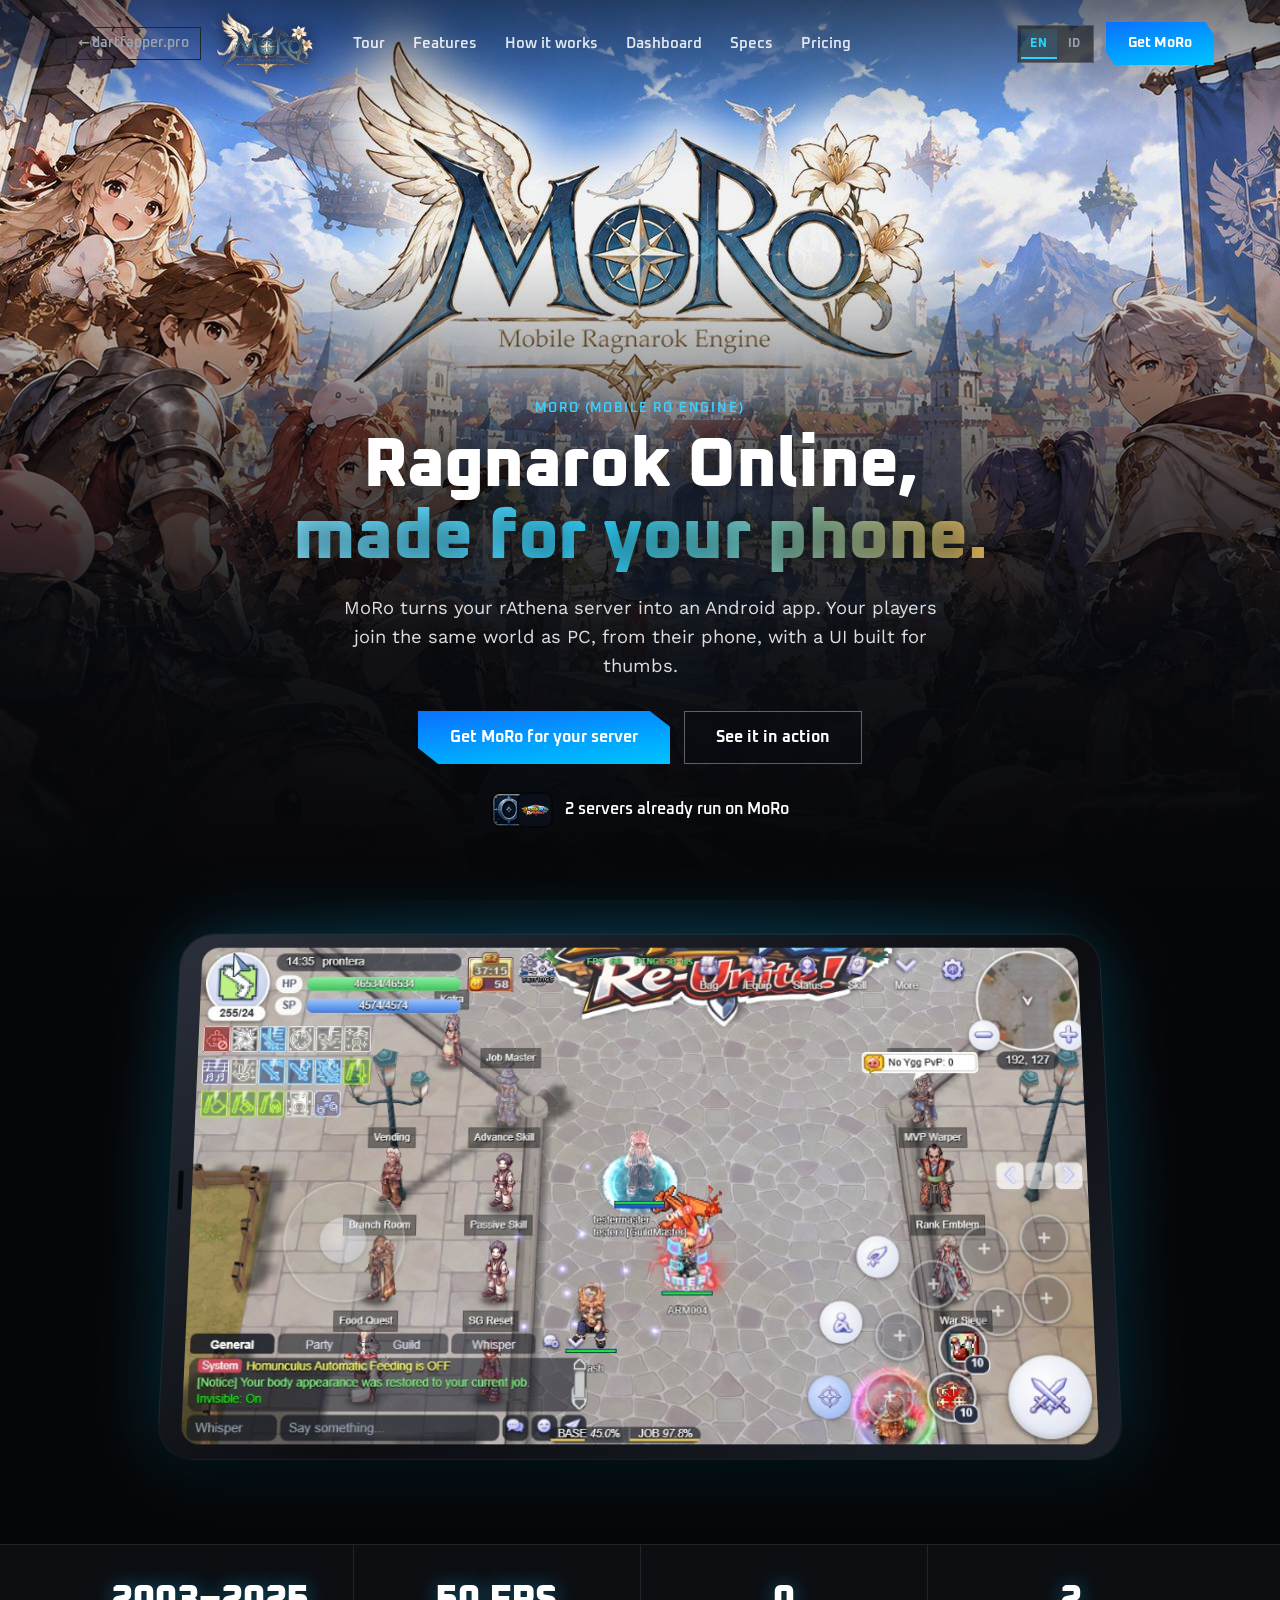
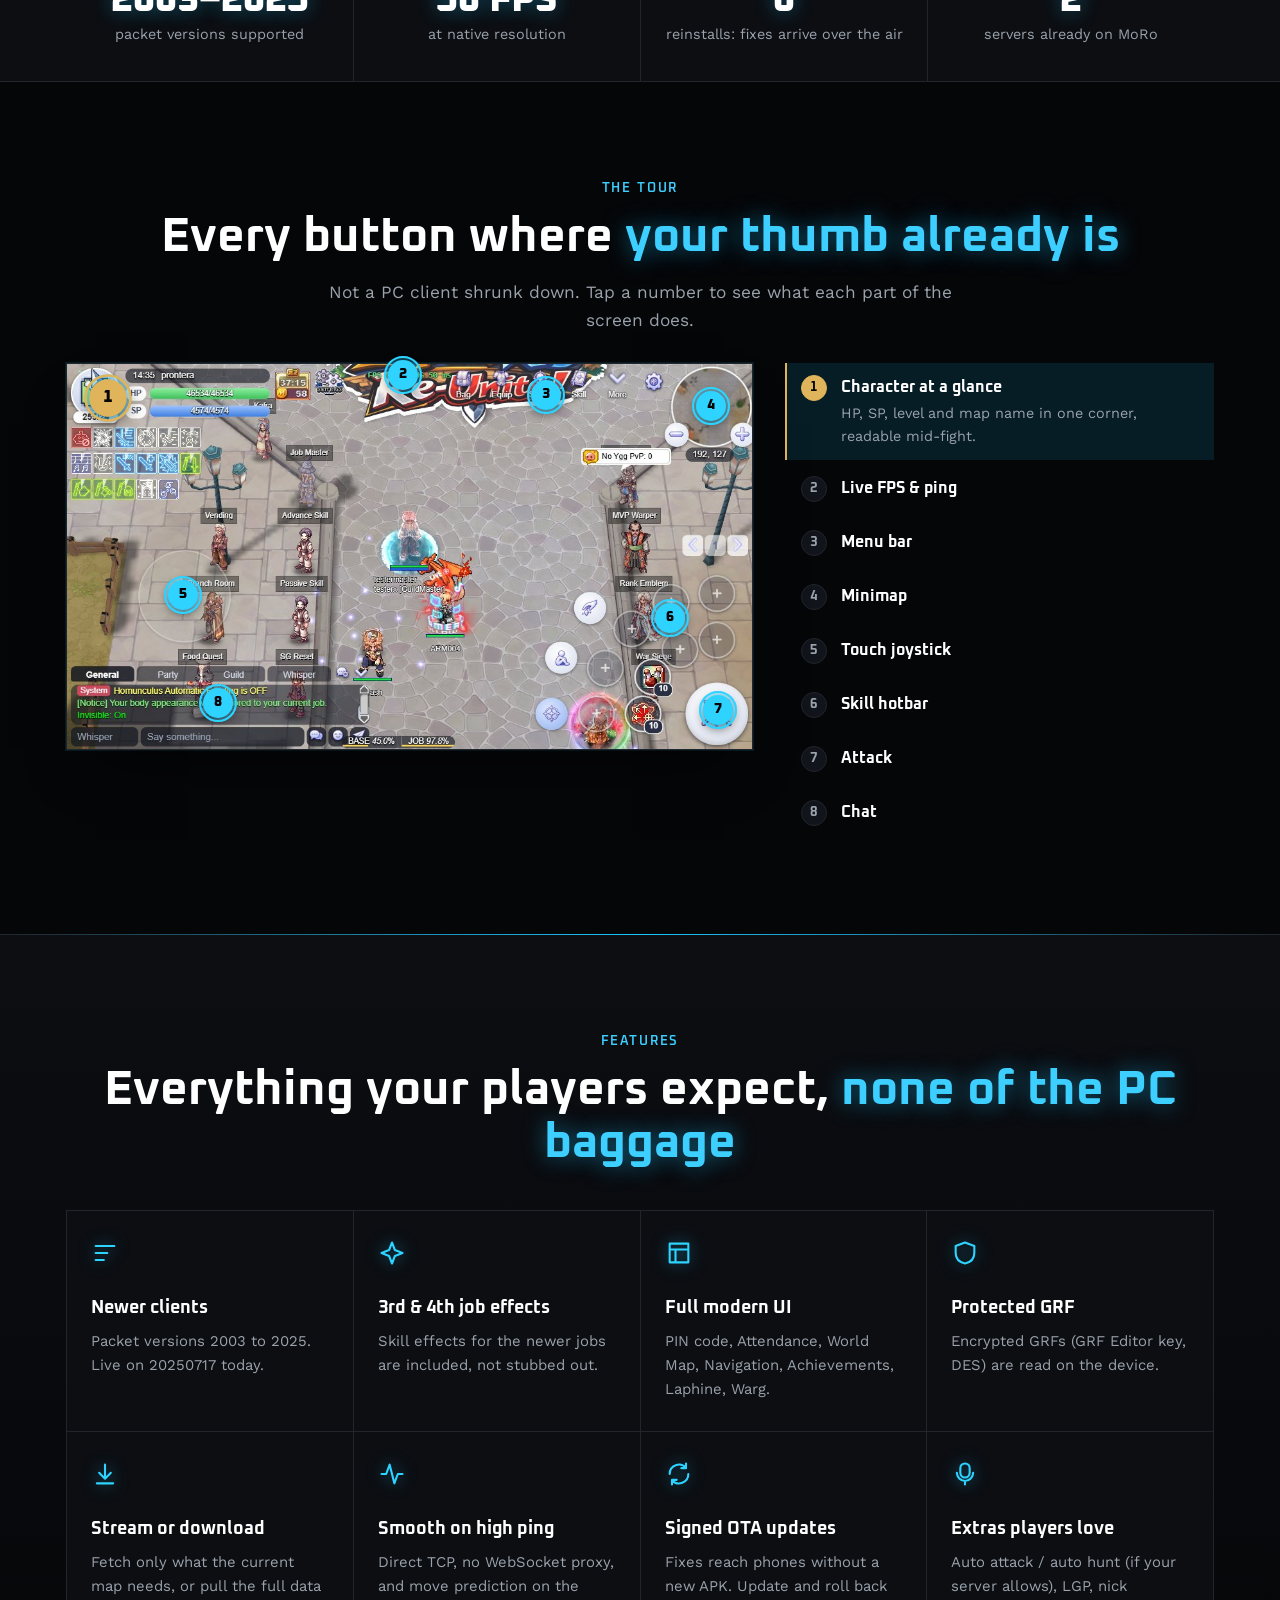
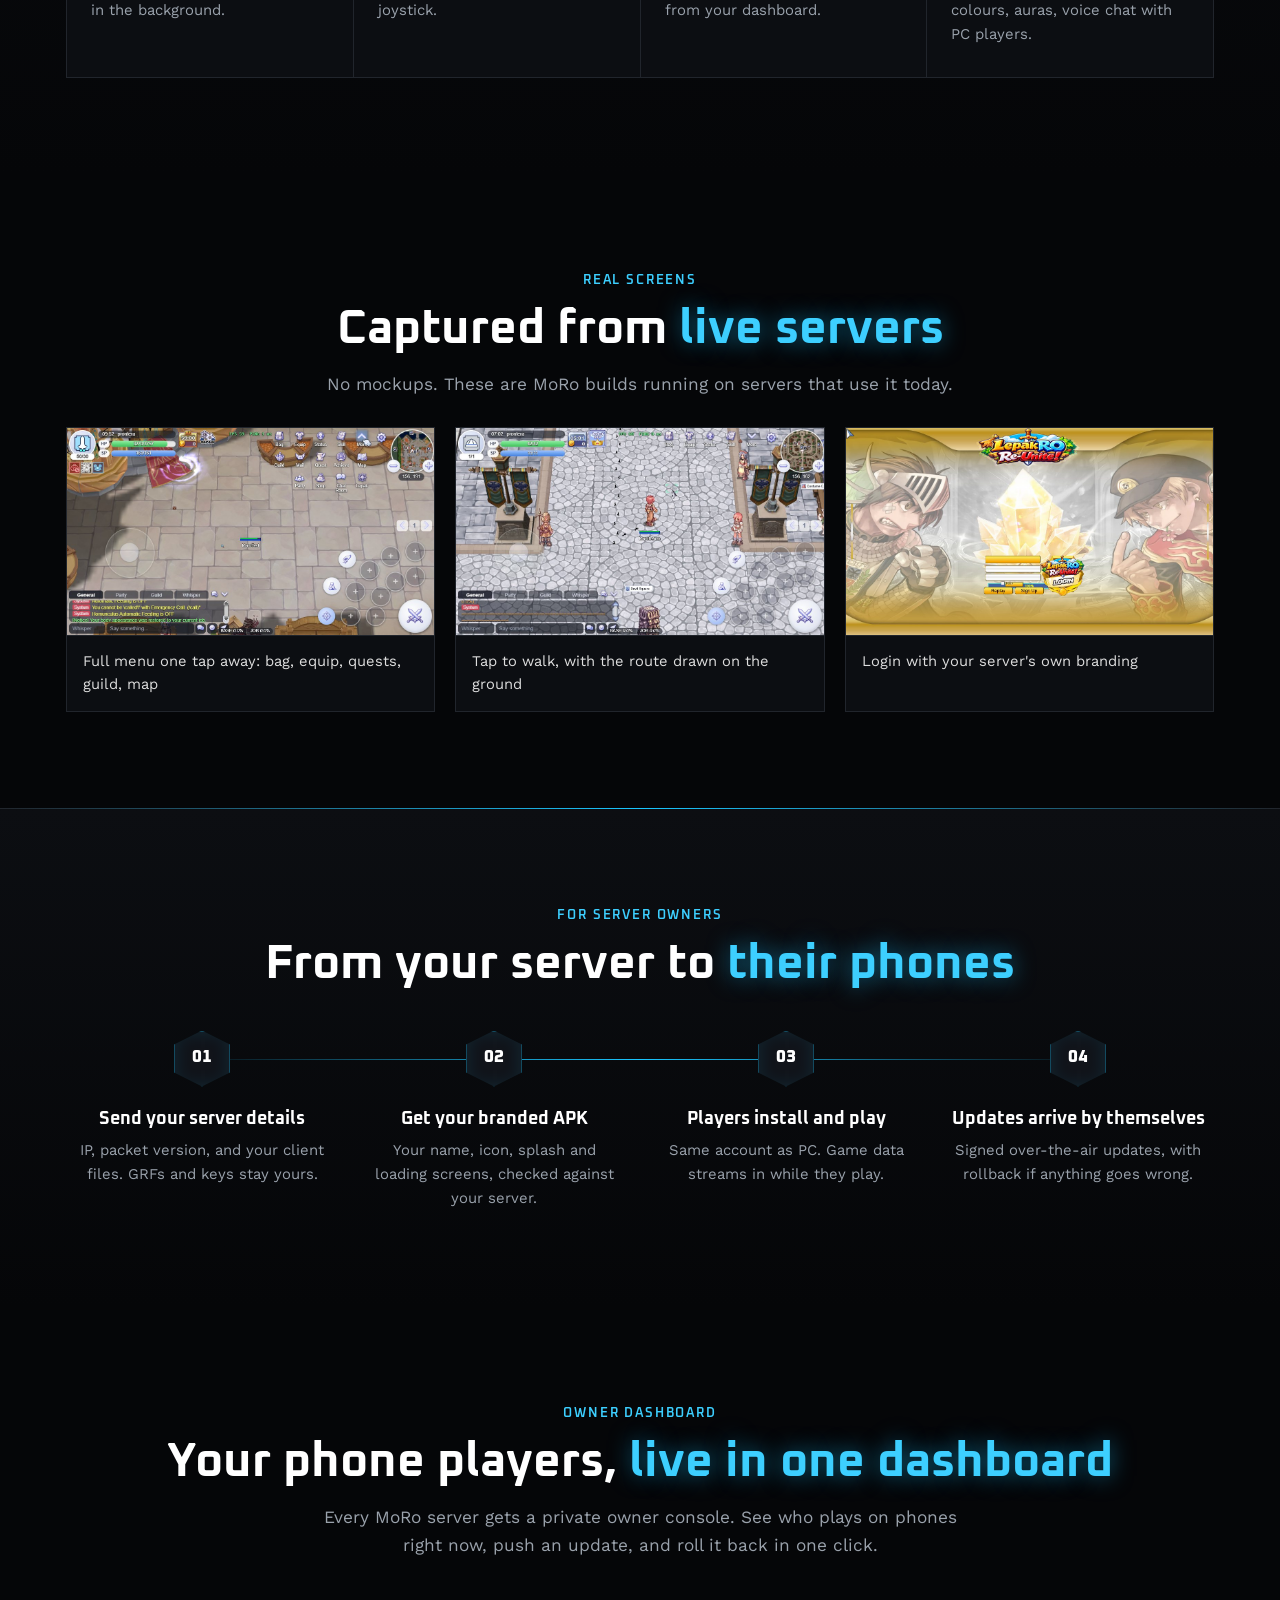
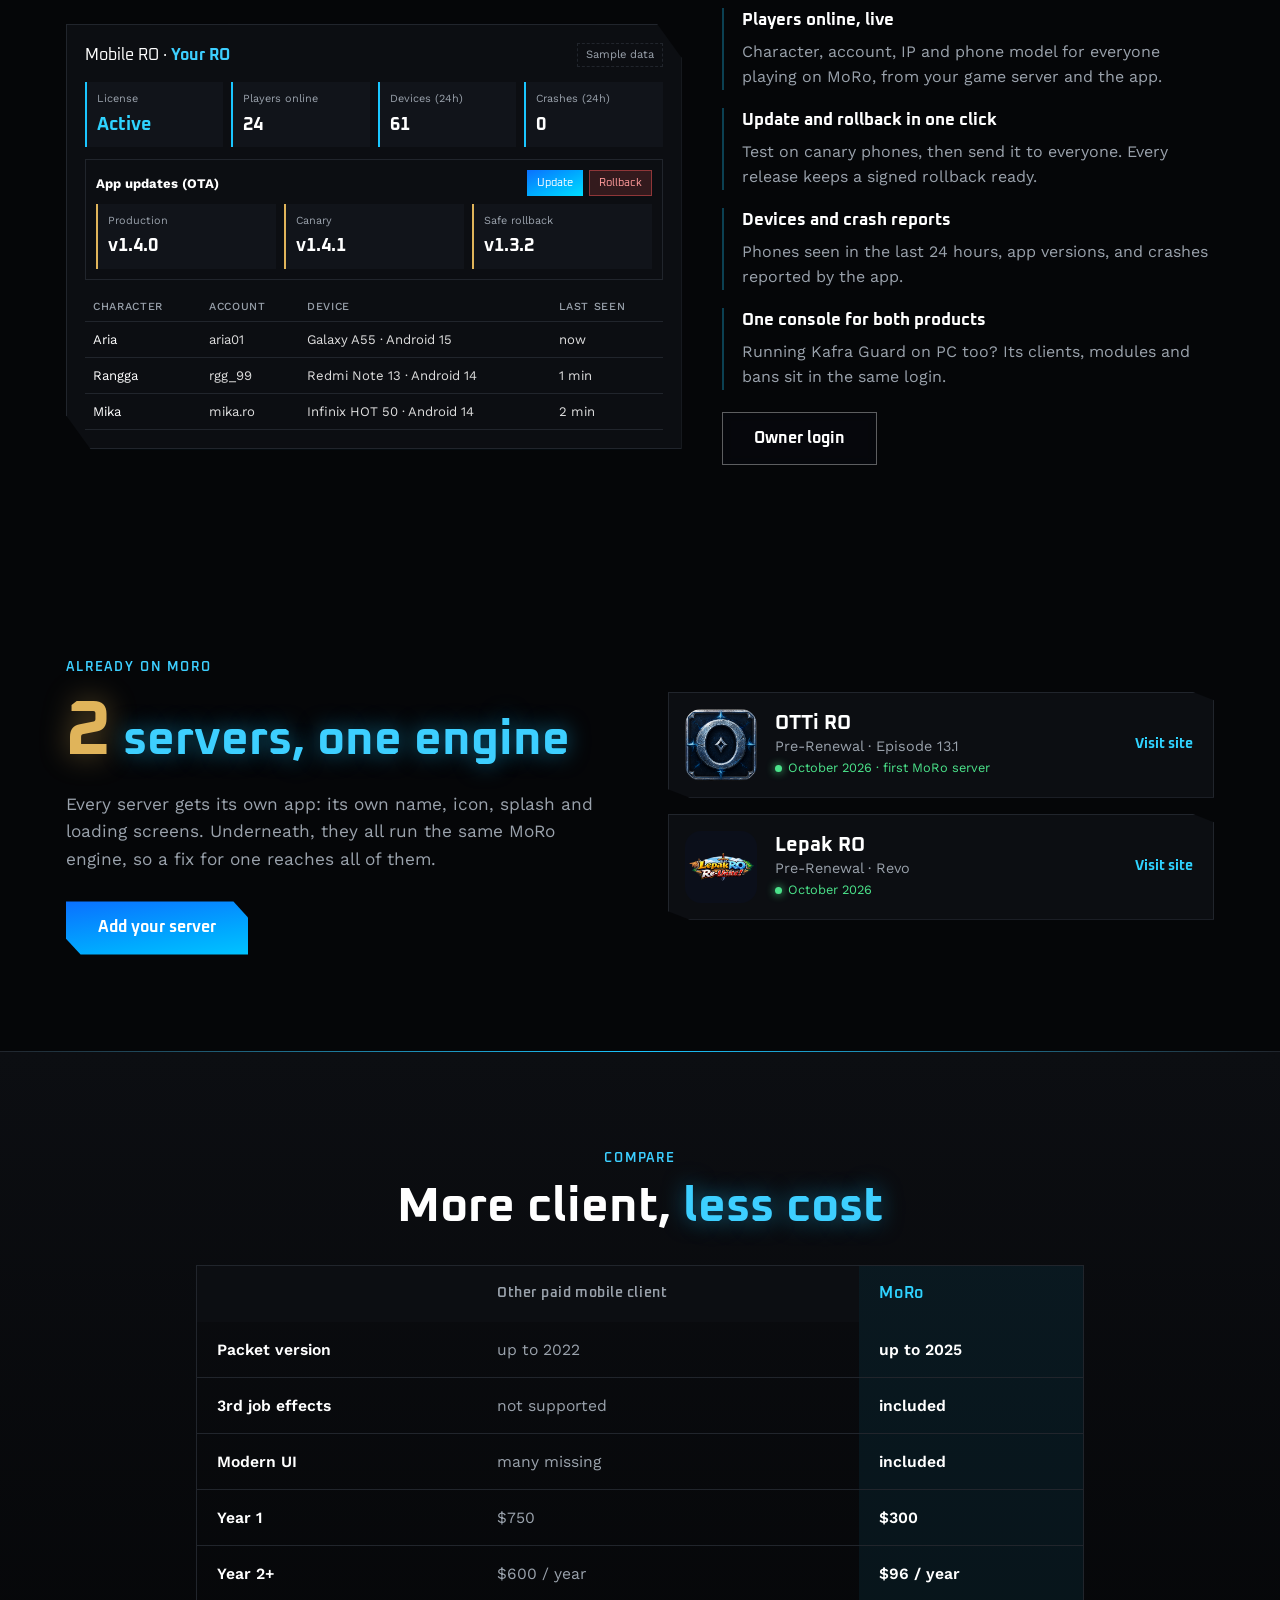
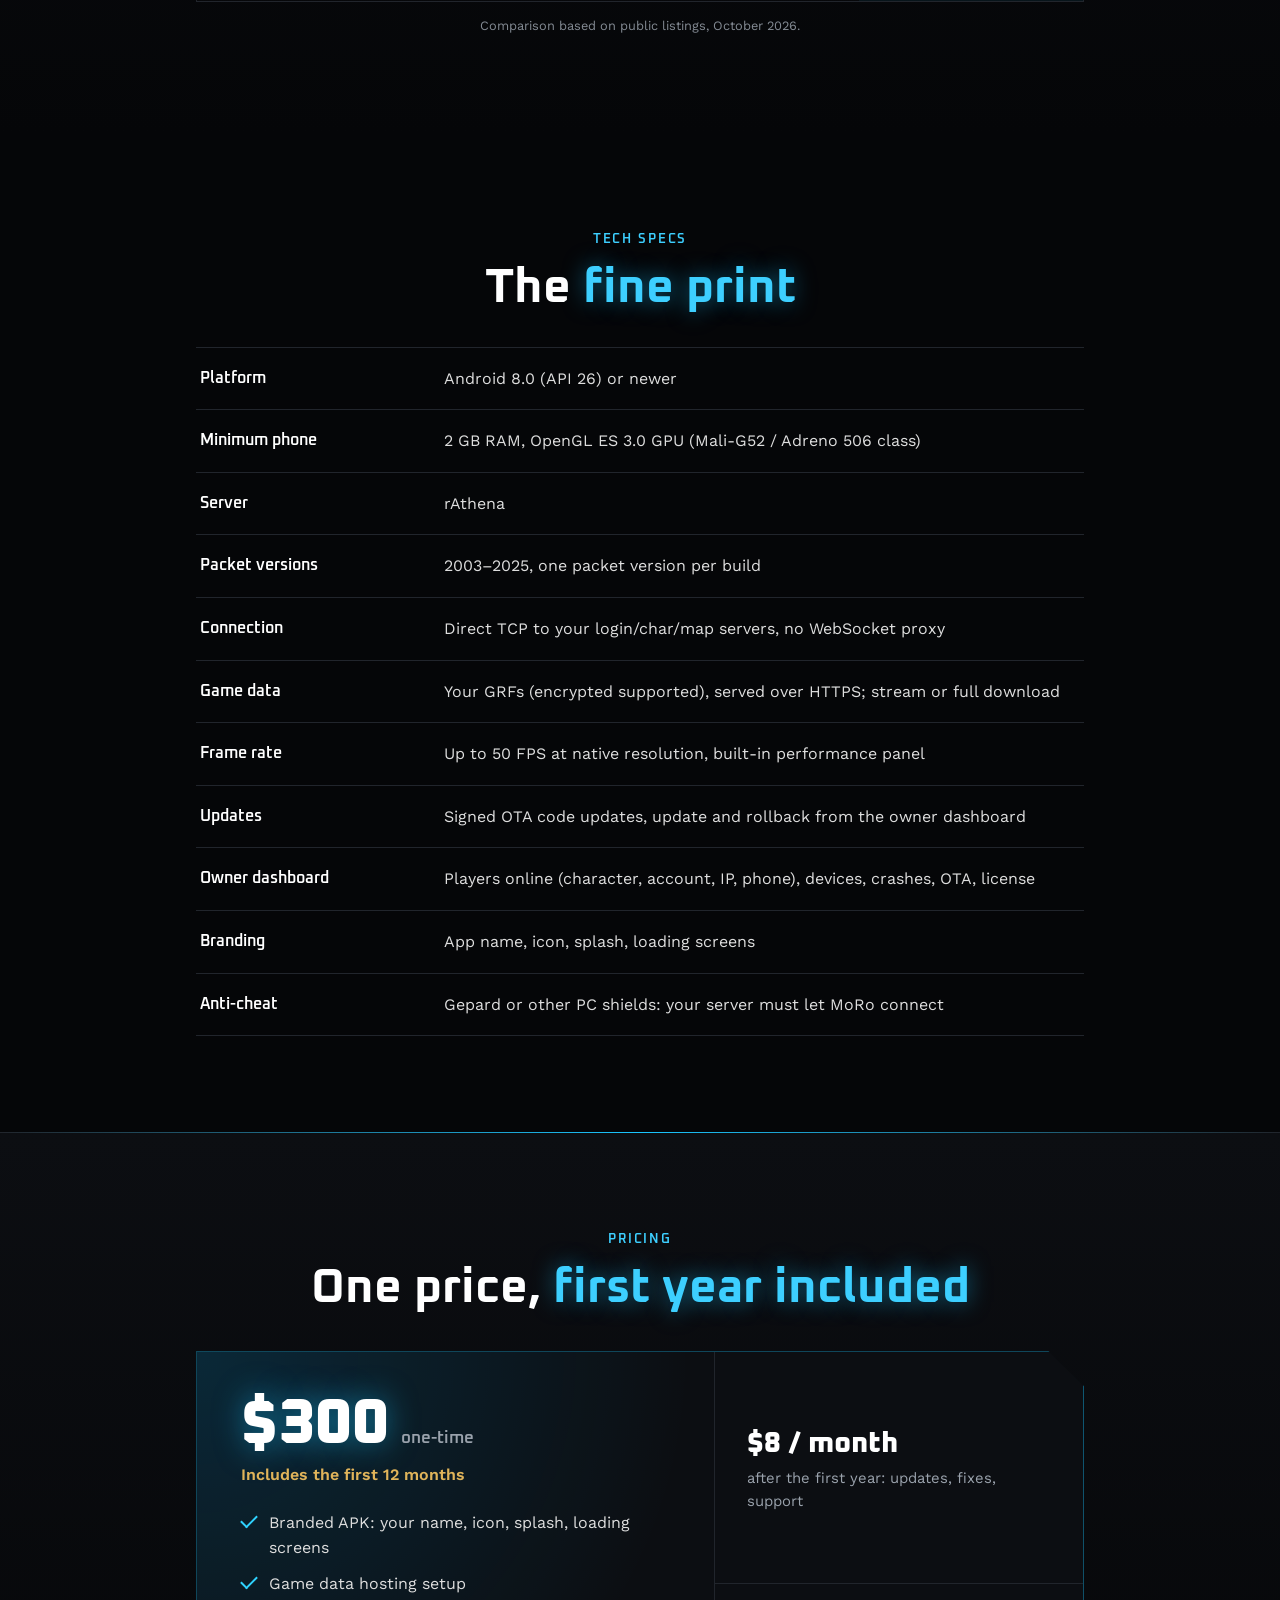
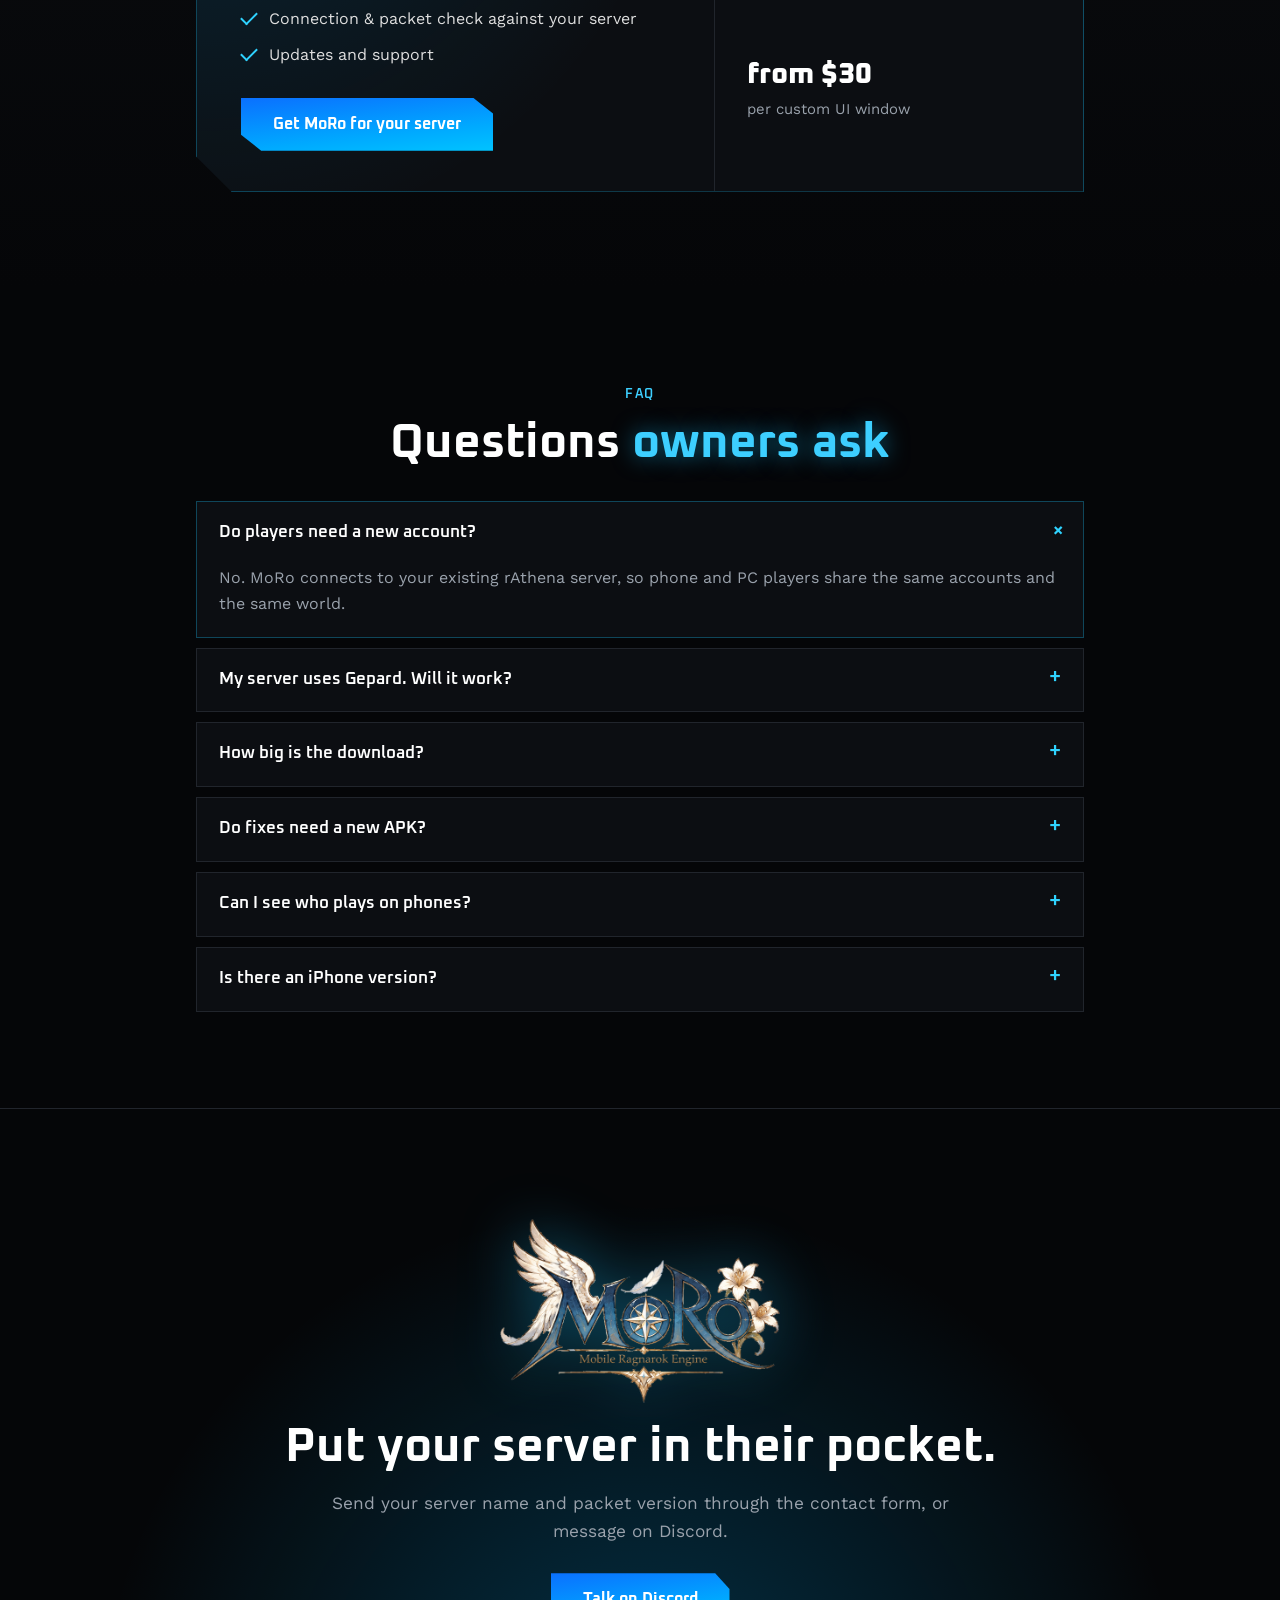
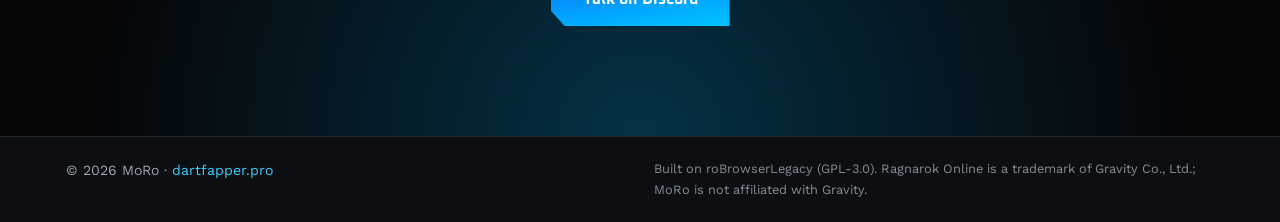
<file: moro/index.html>
<!DOCTYPE html>
<html lang="en">
<head>
  <meta charset="UTF-8">
  <meta name="viewport" content="width=device-width, initial-scale=1.0">
  <title>MoRo (Mobile RO Engine)</title>
  <meta name="description" content="MoRo turns your rAthena server into an Android app. Packet 2003–2025, 3rd & 4th job effects, modern UI, signed OTA updates, an owner dashboard, your own branding.">
  <meta property="og:title" content="MoRo (Mobile RO Engine)">
  <meta property="og:description" content="Ragnarok Online, made for your phone. Your rAthena server as a branded Android app.">
  <meta property="og:image" content="assets/img/hero.jpg">
  <meta name="theme-color" content="#050608">
  <link rel="icon" href="assets/img/icon-otti.png" type="image/png">

  <link rel="preconnect" href="https://fonts.googleapis.com">
  <link rel="preconnect" href="https://fonts.gstatic.com" crossorigin>
  <link href="https://fonts.googleapis.com/css2?family=Oxanium:wght@400;500;600;700;800&family=Work+Sans:wght@400;500;600&display=swap" rel="stylesheet">
  <link rel="stylesheet" href="assets/moro.css?v=20261030c">
</head>

<body>

  <!-- NAV -->
  <header class="nav" data-nav>
    <div class="wrap nav-row">
      <a href="../" class="nav-back" aria-label="dartfapper.pro"><span aria-hidden="true">←</span> <span class="nav-back-text">dartfapper.pro</span></a>
      <a href="#top" class="nav-brand" aria-label="MoRo home">
        <img src="assets/img/moro-logo.png" width="120" height="68" alt="MoRo">
      </a>
      <nav class="nav-links" aria-label="Product sections">
        <a href="#tour" data-i18n="nav.tour">Tour</a>
        <a href="#features" data-i18n="nav.features">Features</a>
        <a href="#how" data-i18n="nav.how">How it works</a>
        <a href="#dashboard" data-i18n="nav.dash">Dashboard</a>
        <a href="#specs" data-i18n="nav.specs">Specs</a>
        <a href="#pricing" data-i18n="nav.pricing">Pricing</a>
      </nav>
      <div class="nav-actions">
        <div class="lang-switch" role="group" aria-label="Language">
          <button type="button" data-lang-btn="en" aria-pressed="true">EN</button>
          <button type="button" data-lang-btn="id" aria-pressed="false">ID</button>
        </div>
        <a class="btn btn-primary btn-sm" data-contact href="#" data-i18n="cta.get">Get MoRo</a>
      </div>
    </div>
  </header>

  <main id="top">

    <!-- HERO -->
    <section class="hero">
      <div class="hero-bg" aria-hidden="true"><img src="assets/img/hero.jpg" alt="" width="1600" height="900"></div>
      <div class="wrap hero-grid">
        <div class="hero-copy">
          <p class="kicker" data-i18n="hero.kicker">MoRo (Mobile RO Engine)</p>
          <h1 class="hero-title" data-i18n-html="hero.title">Ragnarok Online,<br><span>made for your phone.</span></h1>
          <p class="hero-text" data-i18n="hero.text">MoRo turns your rAthena server into an Android app. Your players join the same world as PC, from their phone, with a UI built for thumbs.</p>
          <div class="hero-cta">
            <a class="btn btn-primary" data-contact href="#" data-i18n="cta.getFor">Get MoRo for your server</a>
            <a class="btn btn-ghost" href="#tour" data-i18n="cta.see">See it in action</a>
          </div>
          <p class="hero-joined">
            <span class="joined-icons" data-joined-icons></span>
            <span data-joined-text></span>
          </p>
        </div>
      </div>
    </section>

    <!-- SHOWCASE -->
    <section class="showcase">
      <div class="wrap">
        <figure class="phone" aria-label="MoRo running on a phone">
          <div class="phone-screen">
            <img src="assets/img/shot-hud.jpg" width="1067" height="600" alt="MoRo in-game in Prontera: joystick, skill buttons, chat and minimap">
          </div>
        </figure>
      </div>
    </section>

    <!-- STATS -->
    <section class="stats" aria-label="MoRo at a glance">
      <ul class="wrap stat-row">
        <li data-reveal><strong>2003–2025</strong><span data-i18n="stat.packet">packet versions supported</span></li>
        <li data-reveal><strong data-i18n="stat.fpsNum">50 FPS</strong><span data-i18n="stat.fps">at native resolution</span></li>
        <li data-reveal><strong>0</strong><span data-i18n="stat.ota">reinstalls: fixes arrive over the air</span></li>
        <li data-reveal><strong><b data-stat="joined">2</b></strong><span data-i18n="stat.joined">servers already on MoRo</span></li>
      </ul>
    </section>

    <!-- TOUR -->
    <section class="section" id="tour">
      <div class="wrap">
        <p class="kicker center" data-reveal data-i18n="tour.kicker">The tour</p>
        <h2 class="h2 center" data-reveal data-i18n-html="tour.title">Every button where <span>your thumb already is</span></h2>
        <p class="lead center" data-reveal data-i18n="tour.text">Not a PC client shrunk down. Tap a number to see what each part of the screen does.</p>

        <div class="tour" data-reveal>
          <div class="tour-shot">
            <img src="assets/img/shot-hud.jpg" width="1067" height="600" alt="MoRo in-game screen" loading="lazy">
            <div data-hotspots></div>
          </div>
          <ol class="tour-list" data-tour-list></ol>
        </div>
      </div>
    </section>

    <!-- FEATURES -->
    <section class="section alt" id="features">
      <div class="wrap">
        <p class="kicker center" data-reveal data-i18n="feat.kicker">Features</p>
        <h2 class="h2 center" data-reveal data-i18n-html="feat.title">Everything your players expect, <span>none of the PC baggage</span></h2>
        <ul class="feat-grid" data-features></ul>
      </div>
    </section>

    <!-- GALLERY -->
    <section class="section">
      <div class="wrap">
        <p class="kicker center" data-reveal data-i18n="gal.kicker">Real screens</p>
        <h2 class="h2 center" data-reveal data-i18n-html="gal.title">Captured from <span>live servers</span></h2>
        <p class="lead center" data-reveal data-i18n="gal.text">No mockups. These are MoRo builds running on servers that use it today.</p>
        <ul class="gallery">
          <li data-reveal><figure><img src="assets/img/shot-menu.jpg" width="1067" height="600" alt="" loading="lazy"><figcaption data-i18n="gal.c1">Full menu one tap away: bag, equip, quests, guild, map</figcaption></figure></li>
          <li data-reveal><figure><img src="assets/img/shot-walk.jpg" width="1067" height="600" alt="" loading="lazy"><figcaption data-i18n="gal.c2">Tap to walk, with the route drawn on the ground</figcaption></figure></li>
          <li data-reveal><figure><img src="assets/img/shot-login.jpg" width="1067" height="600" alt="" loading="lazy"><figcaption data-i18n="gal.c3">Login with your server's own branding</figcaption></figure></li>
        </ul>
      </div>
    </section>

    <!-- HOW IT WORKS -->
    <section class="section alt" id="how">
      <div class="wrap">
        <p class="kicker center" data-reveal data-i18n="how.kicker">For server owners</p>
        <h2 class="h2 center" data-reveal data-i18n-html="how.title">From your server to <span>their phones</span></h2>
        <ol class="steps" data-steps></ol>
      </div>
    </section>

    <!-- OWNER DASHBOARD -->
    <section class="section" id="dashboard">
      <div class="wrap">
        <p class="kicker center" data-reveal data-i18n="dash.kicker">Owner dashboard</p>
        <h2 class="h2 center" data-reveal data-i18n-html="dash.title">Your phone players, <span>live in one dashboard</span></h2>
        <p class="lead center" data-reveal data-i18n="dash.text">Every MoRo server gets a private owner console. See who plays on phones right now, push an update, and roll it back in one click.</p>

        <div class="dash" data-reveal>
          <div class="dash-mock" aria-hidden="true">
            <div class="dm-top"><span class="dm-title">Mobile RO · <b>Your RO</b></span><span class="dm-sample" data-i18n="dash.sample">Sample data</span></div>
            <div class="dm-stats">
              <div><small data-i18n="dash.m.license">License</small><strong class="cy">Active</strong></div>
              <div><small data-i18n="dash.m.online">Players online</small><strong>24</strong></div>
              <div><small data-i18n="dash.m.devices">Devices (24h)</small><strong>61</strong></div>
              <div><small data-i18n="dash.m.crashes">Crashes (24h)</small><strong>0</strong></div>
            </div>
            <div class="dm-ota">
              <div class="dm-ota-head"><b data-i18n="dash.m.ota">App updates (OTA)</b><span class="dm-btns"><i class="dm-btn up" data-i18n="dash.m.update">Update</i><i class="dm-btn rb" data-i18n="dash.m.rollback">Rollback</i></span></div>
              <div class="dm-ch">
                <div><small>Production</small><strong>v1.4.0</strong></div>
                <div><small>Canary</small><strong>v1.4.1</strong></div>
                <div><small data-i18n="dash.m.safe">Safe rollback</small><strong>v1.3.2</strong></div>
              </div>
            </div>
            <table class="dm-table">
              <thead><tr><th data-i18n="dash.m.char">Character</th><th data-i18n="dash.m.acc">Account</th><th data-i18n="dash.m.device">Device</th><th data-i18n="dash.m.seen">Last seen</th></tr></thead>
              <tbody>
                <tr><td>Aria</td><td>aria01</td><td>Galaxy A55 · Android 15</td><td>now</td></tr>
                <tr><td>Rangga</td><td>rgg_99</td><td>Redmi Note 13 · Android 14</td><td>1 min</td></tr>
                <tr><td>Mika</td><td>mika.ro</td><td>Infinix HOT 50 · Android 14</td><td>2 min</td></tr>
              </tbody>
            </table>
          </div>
          <ul class="dash-list" data-dash></ul>
        </div>
      </div>
    </section>

    <!-- SERVERS ON MORO -->
    <section class="section" id="servers">
      <div class="wrap brand-grid">
        <div data-reveal>
          <p class="kicker" data-i18n="srv.kicker">Already on MoRo</p>
          <h2 class="h2"><span class="big-num" data-stat="joined">2</span> <span data-i18n="srv.title">servers, one engine</span></h2>
          <p class="lead" data-i18n="srv.text">Every server gets its own app: its own name, icon, splash and loading screens. Underneath, they all run the same MoRo engine, so a fix for one reaches all of them.</p>
          <a class="btn btn-primary" data-contact href="#" data-i18n="srv.cta">Add your server</a>
        </div>
        <ul class="srv-list" data-servers></ul>
      </div>
    </section>

    <!-- COMPARE -->
    <section class="section alt">
      <div class="wrap narrow">
        <p class="kicker center" data-reveal data-i18n="cmp.kicker">Compare</p>
        <h2 class="h2 center" data-reveal data-i18n-html="cmp.title">More client, <span>less cost</span></h2>
        <div class="table-wrap" data-reveal>
          <table class="cmp">
            <thead><tr><th></th><th data-i18n="cmp.other">Other paid mobile client</th><th class="hl">MoRo</th></tr></thead>
            <tbody>
              <tr><th data-i18n="cmp.r1">Packet version</th><td data-i18n="cmp.r1a">up to 2022</td><td class="hl" data-i18n="cmp.r1b">up to 2025</td></tr>
              <tr><th data-i18n="cmp.r2">3rd job effects</th><td data-i18n="cmp.no">not supported</td><td class="hl" data-i18n="cmp.yes">included</td></tr>
              <tr><th data-i18n="cmp.r3">Modern UI</th><td data-i18n="cmp.many">many missing</td><td class="hl" data-i18n="cmp.yes">included</td></tr>
              <tr><th data-i18n="cmp.r4">Year 1</th><td>$750</td><td class="hl">$300</td></tr>
              <tr><th data-i18n="cmp.r5">Year 2+</th><td data-i18n="cmp.r5a">$600 / year</td><td class="hl" data-i18n="cmp.r5b">$96 / year</td></tr>
            </tbody>
          </table>
        </div>
        <p class="fine center" data-i18n="cmp.note">Comparison based on public listings, October 2026.</p>
      </div>
    </section>

    <!-- SPECS -->
    <section class="section" id="specs">
      <div class="wrap narrow">
        <p class="kicker center" data-reveal data-i18n="spec.kicker">Tech specs</p>
        <h2 class="h2 center" data-reveal data-i18n-html="spec.title">The <span>fine print</span></h2>
        <dl class="specs" data-specs data-reveal></dl>
      </div>
    </section>

    <!-- PRICING -->
    <section class="section alt" id="pricing">
      <div class="wrap narrow">
        <p class="kicker center" data-reveal data-i18n="price.kicker">Pricing</p>
        <h2 class="h2 center" data-reveal data-i18n-html="price.title">One price, <span>first year included</span></h2>
        <div class="price-card" data-reveal>
          <div class="price-main">
            <p class="price-amount"><span>$300</span><small data-i18n="price.once">one-time</small></p>
            <p class="price-sub" data-i18n="price.incl">Includes the first 12 months</p>
            <ul class="checks">
              <li data-i18n="price.p1">Branded APK: your name, icon, splash, loading screens</li>
              <li data-i18n="price.p2">Game data hosting setup</li>
              <li data-i18n="price.p3">Connection & packet check against your server</li>
              <li data-i18n="price.p4">Updates and support</li>
            </ul>
            <a class="btn btn-primary" data-contact href="#" data-i18n="cta.getFor">Get MoRo for your server</a>
          </div>
          <div class="price-side">
            <div><strong data-i18n="price.after">$8 / month</strong><span data-i18n="price.afterText">after the first year: updates, fixes, support</span></div>
            <div><strong data-i18n="price.ui">from $30</strong><span data-i18n="price.uiText">per custom UI window</span></div>
          </div>
        </div>
      </div>
    </section>

    <!-- FAQ -->
    <section class="section" id="faq">
      <div class="wrap narrow">
        <p class="kicker center" data-reveal data-i18n="faq.kicker">FAQ</p>
        <h2 class="h2 center" data-reveal data-i18n-html="faq.title">Questions <span>owners ask</span></h2>
        <div class="faq" data-faq></div>
      </div>
    </section>

    <!-- FINAL CTA -->
    <section class="final">
      <div class="wrap final-inner" data-reveal>
        <img src="assets/img/moro-logo.png" width="320" height="180" alt="" loading="lazy">
        <h2 class="h2" data-i18n="final.title">Put your server in their pocket.</h2>
        <p class="lead" data-i18n="final.text">Message on Discord with your server name and packet version.</p>
        <a class="btn btn-primary" data-discord href="#" target="_blank" rel="noopener" data-i18n="cta.discord">Talk on Discord</a>
      </div>
    </section>
  </main>

  <footer class="foot">
    <div class="wrap foot-row">
      <p>&copy; <span data-year></span> MoRo · <a href="https://dartfapper.pro/">dartfapper.pro</a></p>
      <p class="fine" data-i18n="foot.legal">Built on roBrowserLegacy (GPL-3.0). Ragnarok Online is a trademark of Gravity Co., Ltd.; MoRo is not affiliated with Gravity.</p>
    </div>
  </footer>

  <script src="assets/moro.js?v=20261030c"></script>
</body>
</html>
</file>
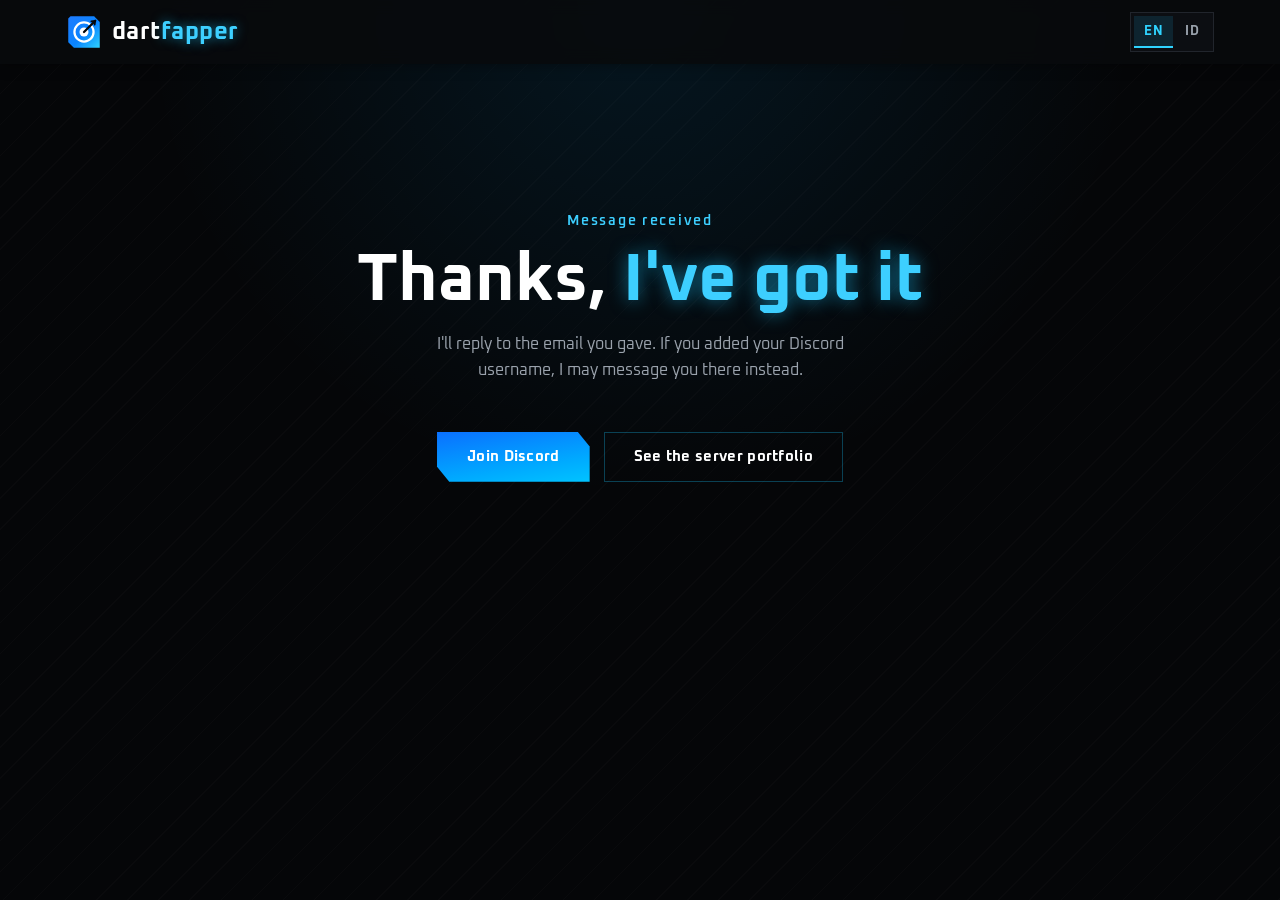
<file: contact/thanks/index.html>
<!DOCTYPE html>
<html lang="en">
<head>
  <meta charset="UTF-8">
  <meta name="viewport" content="width=device-width, initial-scale=1.0">
  <title>Message received · dartfapper</title>
  <!-- conversion page for Google Ads; keep it out of search results -->
  <meta name="robots" content="noindex">
  <meta name="theme-color" content="#050608">
  <link rel="icon" href="../../assets/images/favicon.svg" type="image/svg+xml">

  <link rel="preconnect" href="https://fonts.googleapis.com">
  <link rel="preconnect" href="https://fonts.gstatic.com" crossorigin>
  <link href="https://fonts.googleapis.com/css2?family=Oxanium:wght@400;500;600;700;800&family=Work+Sans:wght@400;600&display=swap" rel="stylesheet">
  <link rel="stylesheet" href="../../assets/css/style.css?v=20261029l">
</head>

<body>

  <header class="header active" data-header>
    <div class="container">
      <a href="../../" class="logo" aria-label="dartfapper home">
        <img src="../../assets/images/favicon.svg" width="36" height="36" alt="">
        <span>dart<b>fapper</b></span>
      </a>
      <div class="header-actions">
        <div class="lang-switch" role="group" aria-label="Language">
          <button type="button" data-lang-btn="en" aria-pressed="true">EN</button>
          <button type="button" data-lang-btn="id" aria-pressed="false">ID</button>
        </div>
      </div>
    </div>
  </header>

  <main class="contact-page">
    <section class="section">
      <div class="container contact-thanks">
        <p class="section-subtitle" data-i18n="thanks.kicker">Message received</p>
        <h1 class="h1 section-title" data-i18n-html="thanks.title">Thanks, <span class="span">I've got it</span></h1>
        <p class="section-text" data-i18n="thanks.text">I'll reply to the email you gave. If you added your Discord username, I may message you there instead.</p>
        <div class="hero-cta">
          <a href="#" class="btn btn-primary" data-discord target="_blank" rel="noopener" data-i18n="cta.discord">Join Discord</a>
          <a href="../../#portfolio" class="btn btn-ghost" data-i18n="thanks.portfolio">See the server portfolio</a>
        </div>
      </div>
    </section>
  </main>

  <script src="../../assets/js/data.js?v=20261029l"></script>
  <script src="../../assets/js/i18n.js?v=20261029l"></script>
  <script src="../../assets/js/contact.js?v=20261029l"></script>
</body>
</html>
</file>
<file: assets/css/style.css>
/*-----------------------------------*\
  #VARIABEL
\*-----------------------------------*/
:root {
  /* warna dasar (ngikutin palet Unigine) */
  /* dasar gelap netral; biru cuma dipakai sebagai cahaya/glow */
  --bg-deep: #050608;
  --bg-surface: #0C0E12;
  --bg-surface-2: #11141A;
  --bg-surface-alpha-90: rgba(8, 10, 13, .9);
  --glow: hsl(195, 100%, 55%);
  --glow-strong: hsl(205, 100%, 60%);
  --glow-alpha-30: hsla(195, 100%, 55%, .3);
  --glow-alpha-12: hsla(195, 100%, 55%, .12);
  --cyan: #2FD3FF;
  --gold: #E0A93B;

  --gradient-1: linear-gradient(to right bottom, hsl(215,100%,52%), hsl(200,100%,50%), hsl(188,100%,50%));
  --gradient-2: linear-gradient(90deg, transparent 0%, hsl(195,100%,55%) 50%, transparent 100%);

  --text-white: #fff;
  --text-gainsboro: hsl(0, 0%, 87%);
  --text-muted: hsl(215, 10%, 64%);
  --text-purple: hsl(195, 100%, 62%);

  --border-space-cadet: hsl(215, 14%, 15%);

  --ff-oxanium: "Oxanium", system-ui, sans-serif;
  --ff-work: "Work Sans", system-ui, sans-serif;

  --section-spacing: 80px;

  --clip-btn: polygon(0 0, 92% 0, 100% 30%, 100% 100%, 8% 100%, 0 70%);
  --clip-card: polygon(0 0, 94% 0, 100% 12%, 100% 100%, 6% 100%, 0 88%);
  --clip-tag: polygon(0 0, 100% 0, 94% 100%, 0 100%);
  --clip-tag-r: polygon(6% 0, 100% 0, 100% 100%, 0 100%);

  --transition-1: 250ms ease;
  --cubic-out: cubic-bezier(.05, .83, .52, .97);
}

/*-----------------------------------*\
  #RESET
\*-----------------------------------*/
*, *::before, *::after { margin: 0; padding: 0; box-sizing: border-box; }
li { list-style: none; }
a, img, span, button { display: block; }
a { color: inherit; text-decoration: none; }
img { height: auto; max-width: 100%; }
button { background: none; border: none; font: inherit; color: inherit; cursor: pointer; }
html { font-family: var(--ff-oxanium); scroll-behavior: smooth; }
body {
  background-color: var(--bg-deep);
  background-image:
    radial-gradient(circle at 50% 0%, hsla(200,100%,50%,.10), transparent 45%),
    repeating-linear-gradient(135deg, hsla(0,0%,100%,.018) 0 1px, transparent 1px 22px);
  background-attachment: fixed;
  color: var(--text-gainsboro);
  font-size: 1rem;
  line-height: 1.6;
  overflow-x: hidden;
}
:focus-visible { outline: 3px solid var(--cyan); outline-offset: 3px; }
@media (prefers-reduced-motion: reduce) {
  html { scroll-behavior: auto; }
  *, *::before, *::after { transition: none !important; animation: none !important; }
}

/*-----------------------------------*\
  #KOMPONEN
\*-----------------------------------*/
.container { width: 100%; max-width: 1180px; margin-inline: auto; padding-inline: 16px; }
.section { padding-block: var(--section-spacing); }

.section-subtitle {
  color: var(--text-purple);
  font-weight: 600;
  letter-spacing: .12em;
  font-size: .9rem;
  text-align: center;
  margin-bottom: 10px;
}
.h1, .h2 { color: var(--text-white); line-height: 1.12; font-weight: 700; }
.h1 { font-size: clamp(2.2rem, 6vw, 4.2rem); }
.h2 { font-size: clamp(1.8rem, 4vw, 2.8rem); }
.section-title { text-align: center; margin-bottom: 14px; }
.section-title .span { display: inline; color: var(--text-purple); text-shadow: 0 0 18px hsla(195,100%,55%,.55); }
.section-text { color: var(--text-muted); text-align: center; max-width: 52ch; margin: 0 auto 48px; }

.btn {
  display: inline-block;
  color: var(--text-white);
  font-weight: 700;
  font-size: .95rem;
  letter-spacing: .02em;
  padding: 13px 30px;
  clip-path: var(--clip-btn);
  transition: var(--transition-1);
}
.btn-primary { background: var(--gradient-1); background-size: 200% 100%; background-position: 0 0; }
.btn-primary:hover, .btn-primary:focus-visible { background-position: 100% 0; }
.btn-ghost { clip-path: none; background: transparent; color: var(--text-white); box-shadow: inset 0 0 0 1px var(--glow-alpha-30); }
.btn-ghost:hover, .btn-ghost:focus-visible { background: var(--glow-alpha-12); color: var(--cyan); }
.btn:active { transform: translateY(2px); }

/* reveal pas di-scroll */
[data-reveal] { opacity: 0; transform: translateY(24px); transition: opacity .6s var(--cubic-out), transform .6s var(--cubic-out); }
[data-reveal].revealed { opacity: 1; transform: none; }

/*-----------------------------------*\
  #HEADER
\*-----------------------------------*/
.header {
  position: fixed; inset: 0 0 auto 0; z-index: 10;
  padding-block: 16px;
  transition: var(--transition-1);
}
.header.active { background: var(--bg-surface-alpha-90); backdrop-filter: blur(8px); box-shadow: 0 2px 12px hsla(0,0%,0%,.35); padding-block: 12px; }
.header .container { display: flex; align-items: center; gap: 20px; }

.logo { display: flex; align-items: center; gap: 10px; color: var(--text-white); font-size: 1.5rem; font-weight: 700; letter-spacing: .02em; }
.logo b { color: var(--text-purple); font-weight: 700; text-shadow: 0 0 12px hsla(195,100%,55%,.6); }

.header-actions { margin-inline-start: auto; display: flex; align-items: center; gap: 14px; }
.header-btn { padding: 10px 22px; font-size: .9rem; }
.login-btn { padding: 9px 18px; font-size: .9rem; }


.lang-switch { display: flex; border: 1px solid var(--border-space-cadet); background: var(--bg-surface); padding: 3px; gap: 2px; }
.lang-switch button { font-weight: 700; font-size: .8rem; letter-spacing: .06em; padding: 6px 10px; color: var(--text-muted); transition: var(--transition-1); }
.lang-switch button:hover { color: var(--text-white); }
.lang-switch button[aria-pressed="true"] { background: var(--glow-alpha-12); color: var(--cyan); box-shadow: inset 0 -2px 0 var(--cyan); }

/* Left section rail: small stars, the active section becomes a glowing sparkle. */
.section-rail {
  position: fixed; left: 26px; top: 50%; transform: translateY(-50%); z-index: 9;
  display: flex; flex-direction: column; align-items: center; gap: 30px;
}
.section-rail::before {
  content: ""; position: absolute; top: 6px; bottom: 6px; left: 50%; width: 1px; transform: translateX(-50%);
  background: linear-gradient(to bottom, transparent, hsla(195,100%,80%,.28) 12%, hsla(195,100%,80%,.28) 88%, transparent);
}
.rail-link { position: relative; display: grid; place-items: center; width: 30px; height: 30px; }
.rail-link::before {
  content: ""; width: 9px; height: 13px; background: var(--text-gainsboro); opacity: .75;
  clip-path: polygon(50% 0, 64% 36%, 100% 50%, 64% 64%, 50% 100%, 36% 64%, 0 50%, 36% 36%);
  transition: var(--transition-1);
}
.rail-link::after {
  content: ""; position: absolute; left: -10px; right: -10px; top: 50%; height: 1px;
  background: linear-gradient(to right, transparent, var(--cyan), transparent);
  opacity: 0; transform: scaleX(.3); transition: var(--transition-1);
}
.rail-link:hover::before, .rail-link:focus-visible::before { opacity: 1; background: var(--cyan); }
.rail-link[aria-current="true"] { filter: drop-shadow(0 0 6px var(--glow)); }
.rail-link[aria-current="true"]::before { width: 24px; height: 24px; opacity: 1; background: var(--text-white); }
.rail-link[aria-current="true"]::after { opacity: .9; transform: none; }
.rail-label {
  position: absolute; left: calc(100% + 10px); top: 50%; transform: translate(-6px, -50%);
  font-family: var(--ff-oxanium); font-weight: 600; font-size: .85rem; letter-spacing: .04em; white-space: nowrap;
  color: var(--text-white); background: var(--bg-surface-alpha-90); padding: 4px 10px;
  box-shadow: inset 0 0 0 1px var(--glow-alpha-30); opacity: 0; pointer-events: none; transition: var(--transition-1);
}
.rail-link:hover .rail-label, .rail-link:focus-visible .rail-label { opacity: 1; transform: translate(0, -50%); }
.header-contact { padding: 9px 18px; font-size: .9rem; white-space: nowrap; }
@media (max-width: 1260px) and (min-width: 601px) {
  .section-rail { left: 10px; }
  main .container, .footer .container { padding-left: 56px; }
}
@media (max-width: 600px) { .section-rail, .header-contact { display: none; } }
@media (max-width: 480px) { .header .container { gap: 10px; } .header-actions { gap: 8px; } .login-btn { padding: 8px 12px; } }

/*-----------------------------------*\
  #HERO
\*-----------------------------------*/
.hero {
  padding-top: 150px;
  text-align: center;
  position: relative;
  overflow: hidden;
  background: radial-gradient(ellipse at 50% 85%, hsla(198,100%,50%,.22), transparent 55%);
}
.hero-title { margin-bottom: 18px; }
.hero-text { font-family: var(--ff-work); color: var(--text-muted); max-width: 50ch; margin: 0 auto 30px; font-size: 1.05rem; }
.hero-cta { display: flex; gap: 14px; justify-content: center; flex-wrap: wrap; }
.hero-stats { display: flex; justify-content: center; gap: 0; margin-top: 44px; flex-wrap: wrap; }
.hero-stats li { padding: 4px 32px; text-align: center; border-left: 1px solid var(--border-space-cadet); }
.hero-stats li:first-child { border-left: 0; }
.hero-stats strong { display: block; font-size: 2rem; font-weight: 800; color: var(--text-white); line-height: 1.1; text-shadow: 0 0 18px hsla(195,100%,55%,.45); }
.hero-stats span { font-size: .85rem; color: var(--text-muted); }
.hero-banner { margin-top: 24px; max-width: 1200px; margin-inline: auto; position: relative; }
.hero-banner::after {
  content: ""; position: absolute; left: 0; right: 0; bottom: 0; height: 30%; pointer-events: none;
  background: linear-gradient(to top, var(--bg-deep), transparent);
}
.hero-banner img {
  width: 100%;
  /* fade the art's edges into the dark page */
  -webkit-mask-image: linear-gradient(to right, transparent, #000 12%, #000 88%, transparent), linear-gradient(to bottom, transparent, #000 10%);
  -webkit-mask-composite: source-in;
  mask-image: linear-gradient(to right, transparent, #000 12%, #000 88%, transparent), linear-gradient(to bottom, transparent, #000 10%);
  mask-composite: intersect;
  transition: transform .8s var(--cubic-out);
}
.hero-banner a:hover img { transform: scale(1.015); }
@keyframes float { 50% { transform: translateY(-10px); } }

/*-----------------------------------*\
  #GAMES (gaya match list)
\*-----------------------------------*/
.game-list { display: grid; gap: 28px; }

.game-item {
  display: grid;
  grid-template-columns: 120px 1fr 180px 220px;
  align-items: center;
  gap: 24px;
  padding: 22px 28px;
  background: linear-gradient(90deg, hsla(198,100%,50%,.07), var(--bg-surface) 40%);
  border: 1px solid var(--border-space-cadet);
  clip-path: var(--clip-card);
  position: relative;
  transition: var(--transition-1);
}
.game-item::before {
  content: ""; position: absolute; left: 0; right: 0; bottom: 0; height: 2px; background: var(--gradient-2);
}
.game-item:hover { border-color: var(--glow-alpha-30); box-shadow: 0 0 24px var(--glow-alpha-12) inset; }

.game-emblem { width: 120px; filter: drop-shadow(0 0 14px hsla(195,100%,55%,.35)); }

.game-name { color: var(--text-white); font-size: clamp(1.4rem, 2.6vw, 2rem); font-weight: 700; line-height: 1.1; margin-bottom: 8px; }
.game-tag {
  display: inline-block; font-size: .8rem; font-weight: 600; color: var(--text-white);
  background: var(--gradient-1); padding: 3px 18px 3px 10px; clip-path: var(--clip-tag); margin-bottom: 10px;
}
.game-blurb { color: var(--text-muted); font-family: var(--ff-work); font-size: .95rem; max-width: 52ch; }

.game-status { text-align: center; }
.status-word { font-size: 2rem; font-weight: 800; line-height: 1; color: var(--text-white); }
.status-word[data-s="live"] { color: #4BE38A; }
.status-word[data-s="beta"] { color: var(--gold); }
.status-word[data-s="soon"] { color: var(--text-purple); }
.status-word { text-shadow: 0 0 16px currentColor; }
.status-info { font-size: .85rem; color: var(--text-muted); margin-top: 6px; }
.status-dot { display: inline-block; width: 9px; height: 9px; border-radius: 50%; background: #4BE38A; margin-right: 6px; vertical-align: middle; box-shadow: 0 0 0 0 #4BE38A; animation: ping 2s infinite; }
@keyframes ping { 70% { box-shadow: 0 0 0 8px transparent; } }

.game-action { text-align: right; }
.game-action .btn { width: 100%; text-align: center; }
.btn-off {
  display: inline-block; width: 100%; text-align: center; padding: 13px 20px;
  font-weight: 600; font-size: .9rem; color: var(--text-muted);
  border: 1px dashed var(--border-space-cadet);
}

/*-----------------------------------*\
  #PORTFOLIO
\*-----------------------------------*/
.server-grid { display: grid; grid-template-columns: repeat(3, 1fr); gap: 24px; }
.server-item.is-featured { grid-column: span 2; }
.server-item.is-wide { grid-column: 1 / -1; }
.is-wide .server-card { display: grid; grid-template-columns: 1.3fr 1fr; }
.is-wide .browser { border-bottom: 0; border-right: 1px solid var(--border-space-cadet); }
.is-wide .server-body { display: flex; flex-direction: column; justify-content: center; padding: 28px 32px; }
.is-wide .server-name { font-size: 1.8rem; }
.server-card {
  display: flex; flex-direction: column; height: 100%;
  background: var(--bg-surface); border: 1px solid var(--border-space-cadet);
  position: relative; transition: border-color .25s ease, box-shadow .25s ease, transform .25s ease;
}
a.server-card:hover, a.server-card:focus-visible { border-color: var(--glow-alpha-30); box-shadow: 0 0 0 1px var(--glow-alpha-12), 0 18px 40px -18px hsla(195,100%,50%,.45); transform: translateY(-3px); }
.browser { border-bottom: 1px solid var(--border-space-cadet); }
.browser-bar { display: flex; align-items: center; gap: 12px; padding: 8px 12px; background: var(--bg-surface-2); }
.browser-bar .dots { display: flex; gap: 5px; }
.browser-bar .dots i { width: 8px; height: 8px; border-radius: 50%; background: #262C38; }
.browser-bar .url { flex: 1; font-size: .75rem; color: var(--text-muted); background: var(--bg-deep); padding: 3px 10px; white-space: nowrap; overflow: hidden; text-overflow: ellipsis; }
.browser-shot { aspect-ratio: 16 / 10; overflow: hidden; position: relative; background: var(--bg-deep); }
.browser-shot img { width: 100%; height: 100%; object-fit: cover; object-position: top center; transition: transform .6s var(--cubic-out), filter .3s ease; filter: saturate(.9) brightness(.92); }
.browser-shot::after { content: ""; position: absolute; inset: 0; background: linear-gradient(to top, hsla(220,20%,4%,.55), transparent 45%); }
a.server-card:hover .browser-shot img { transform: scale(1.04); filter: none; }
.is-featured .browser-shot { aspect-ratio: auto; flex: 1; min-height: 220px; }
.is-featured .browser-shot img { position: absolute; inset: 0; }
.is-featured .browser { flex: 1; display: flex; flex-direction: column; }

.server-body { padding: 18px 20px 20px; }
.server-head { display: flex; justify-content: space-between; align-items: center; gap: 10px; margin-bottom: 6px; }
.server-name { color: var(--text-white); font-size: 1.35rem; line-height: 1.15; }
.is-featured .server-name { font-size: 1.8rem; }
.server-status { display: inline-flex; align-items: center; font-size: .78rem; font-weight: 700; padding: 3px 10px; border: 1px solid; white-space: nowrap; }
.server-status[data-s="online"] { color: #4BE38A; border-color: hsla(145,70%,58%,.35); background: hsla(145,70%,58%,.08); }
.server-status[data-s="soon"] { color: var(--cyan); border-color: var(--glow-alpha-30); background: var(--glow-alpha-12); }
.server-status[data-s="offline"] { color: var(--text-muted); border-color: var(--border-space-cadet); }
.server-status .status-dot { width: 7px; height: 7px; }
.server-meta { display: flex; align-items: center; gap: 10px; font-size: .88rem; color: var(--text-muted); margin-bottom: 14px; flex-wrap: wrap; }
.chip { display: inline-block; font-size: .75rem; font-weight: 700; color: var(--text-white); background: var(--gradient-1); padding: 2px 14px 2px 8px; clip-path: var(--clip-tag); }
.server-stats { display: grid; grid-template-columns: 1fr 1fr; gap: 1px; background: var(--border-space-cadet); border: 1px solid var(--border-space-cadet); margin-bottom: 14px; }
.server-stats div { background: var(--bg-surface); padding: 8px 12px; }
.server-stats dt { font-size: .72rem; color: var(--text-muted); }
.server-stats dd { font-size: 1rem; font-weight: 700; color: var(--text-white); }
.server-link { display: inline-flex; align-items: center; gap: 8px; font-weight: 700; font-size: .85rem; color: var(--cyan); }
.server-link::before { content: ""; width: 22px; height: 2px; background: var(--gradient-1); transition: width .25s ease; }
a.server-card:hover .server-link::before { width: 34px; }
.server-card[data-status="soon"] .server-link { color: var(--text-muted); }

/*-----------------------------------*\
  #JASA
\*-----------------------------------*/
.service { padding-top: 0; }
.service-card {
  display: grid; grid-template-columns: 1fr 260px; align-items: center; gap: 40px;
  padding: 48px 56px;
  background:
    radial-gradient(circle at 85% 50%, hsla(198,100%,50%,.18), transparent 45%),
    var(--bg-surface);
  border: 1px solid var(--glow-alpha-30);
  clip-path: var(--clip-card);
}
.service-copy .section-subtitle { text-align: left; }
.service-copy .h2 { margin-bottom: 14px; }
.service-text { font-family: var(--ff-work); color: var(--text-gainsboro); max-width: 52ch; margin-bottom: 18px; }
.service-points { display: grid; grid-template-columns: 1fr 1fr; gap: 8px 24px; margin-bottom: 28px; }
.service-points li { padding-left: 22px; position: relative; font-size: .95rem; }
.service-points li::before {
  content: ""; position: absolute; left: 0; top: .5em; width: 10px; height: 10px;
  background: var(--gradient-1); clip-path: polygon(50% 0, 100% 50%, 50% 100%, 0 50%);
}
.service-proof { text-align: center; padding: 28px 10px; border-left: 1px solid var(--glow-alpha-30); }
.service-proof strong { display: block; font-size: 5rem; font-weight: 800; line-height: 1; color: var(--text-white); text-shadow: 0 0 30px hsla(195,100%,55%,.6); }
.service-proof span { color: var(--text-muted); font-size: .95rem; }

/*-----------------------------------*\
  #NEWS
\*-----------------------------------*/
.news-list { display: grid; grid-template-columns: repeat(3, 1fr); gap: 28px; }

.news-card {
  background: var(--bg-surface);
  border: 1px solid var(--border-space-cadet);
  height: 100%;
  display: flex; flex-direction: column;
  transition: var(--transition-1);
}
.news-card:hover { transform: translateY(-4px); border-color: var(--glow-alpha-30); box-shadow: 0 0 28px var(--glow-alpha-12); }

.news-thumb {
  aspect-ratio: 16 / 10; position: relative; overflow: hidden;
  display: grid; place-items: center;
  background:
    radial-gradient(circle at 50% 55%, hsla(198,100%,50%,.28), transparent 60%),
    repeating-linear-gradient(135deg, hsla(0,0%,100%,.05) 0 2px, transparent 2px 16px),
    var(--bg-surface-2);
}
.news-thumb img { width: 46%; transition: transform .5s var(--cubic-out); filter: drop-shadow(0 10px 20px hsla(0,0%,0%,.5)); }
.news-card:hover .news-thumb img { transform: scale(1.08) rotate(-3deg); }
.news-chip {
  position: absolute; left: 0; bottom: 0; background: var(--gradient-1);
  color: var(--text-white); font-size: .75rem; font-weight: 700; padding: 4px 18px 4px 12px; clip-path: var(--clip-tag);
}

.news-body { padding: 20px 22px 24px; display: flex; flex-direction: column; flex: 1; }
.news-date { font-size: .82rem; color: var(--text-purple); margin-bottom: 8px; }
.news-title { color: var(--text-white); font-size: 1.2rem; line-height: 1.3; margin-bottom: 10px; }
.news-text { font-family: var(--ff-work); font-size: .93rem; color: var(--text-muted); margin-bottom: 16px; flex: 1; }
.news-link { font-weight: 700; font-size: .85rem; color: var(--text-white); display: inline-flex; align-items: center; gap: 8px; }
.news-link::before { content: ""; width: 26px; height: 2px; background: var(--gradient-1); }
.news-link:hover { color: var(--cyan); }

/*-----------------------------------*\
  #FOOTER
\*-----------------------------------*/
.footer { background: var(--bg-surface); border-top: 1px solid var(--border-space-cadet); position: relative; }
.footer::before { content: ""; position: absolute; top: -1px; left: 0; right: 0; height: 2px; background: var(--gradient-2); }
.footer-top .container { display: grid; grid-template-columns: 1.4fr 1fr 1fr 1.4fr; gap: 40px; }
.footer-text { font-family: var(--ff-work); font-size: .93rem; color: var(--text-muted); margin: 14px 0 18px; max-width: 36ch; }
.footer-list-title { color: var(--text-white); font-weight: 700; font-size: 1.1rem; margin-bottom: 14px; }
.footer-link { color: var(--text-muted); padding-block: 5px; transition: var(--transition-1); }
.footer-link:hover { color: var(--text-purple); transform: translateX(4px); }

.footer-bottom { border-top: 1px solid var(--border-space-cadet); padding-block: 20px; }
.copyright { font-size: .88rem; color: var(--text-muted); text-align: center; }
.copyright.small { font-size: .78rem; opacity: .8; margin-top: 4px; }
.copyright a, .copyright span { display: inline; }
.copyright a { color: var(--text-purple); }

.back-top-btn {
  position: fixed; right: 20px; bottom: 20px; z-index: 5;
  width: 44px; height: 44px; display: grid; place-items: center;
  background: var(--gradient-1); color: var(--text-white); clip-path: var(--clip-btn);
  opacity: 0; visibility: hidden; transform: translateY(10px); transition: var(--transition-1);
}
.back-top-btn.active { opacity: 1; visibility: visible; transform: none; }

/*-----------------------------------*\
  #RESPONSIVE
\*-----------------------------------*/
@media (max-width: 1000px) {
  .game-item { grid-template-columns: 100px 1fr; row-gap: 18px; }
  .game-emblem { width: 100px; }
  .game-status { text-align: left; display: flex; align-items: baseline; gap: 12px; }
  .game-status, .game-action { grid-column: 2; }
  .game-action .btn, .btn-off { width: auto; }
  .news-list { grid-template-columns: repeat(2, 1fr); }
  .footer-top .container { grid-template-columns: 1fr 1fr; }
  .service-card { grid-template-columns: 1fr; padding: 36px 28px; }
  .service-proof { border-left: 0; border-top: 1px solid var(--glow-alpha-30); text-align: left; padding: 20px 0 0; }
  .server-grid { grid-template-columns: repeat(2, 1fr); }
  .server-item.is-featured { grid-column: span 2; }
  .is-featured .browser-shot { aspect-ratio: 16 / 9; min-height: 0; flex: none; }
  .is-featured .browser-shot img { position: static; }
  .is-wide .server-card { grid-template-columns: 1fr; }
  .is-wide .browser { border-right: 0; border-bottom: 1px solid var(--border-space-cadet); }
}

@media (max-width: 820px) {
  .header-btn { display: none; }
  .header .container { justify-content: space-between; }
  .hero-stats li { padding: 4px 18px; }
}

@media (max-width: 600px) {
  :root { --section-spacing: 56px; }
  .hero { padding-top: 120px; }
  .game-item { grid-template-columns: 72px 1fr; padding: 18px; gap: 16px; clip-path: none; }
  .game-emblem { width: 72px; }
  .game-status, .game-action { grid-column: 1 / -1; }
  .game-action .btn, .btn-off { width: 100%; }
  .news-list { grid-template-columns: 1fr; }
  .footer-top .container { grid-template-columns: 1fr; }
  .service-card { clip-path: none; padding: 28px 20px; }
  .service-points { grid-template-columns: 1fr; }
  .server-grid { grid-template-columns: 1fr; }
  .server-item.is-featured, .server-item.is-wide { grid-column: auto; }
  .hero-stats { display: grid; grid-template-columns: repeat(3, 1fr); }
  .hero-stats li { padding: 4px 6px; }
  .hero-stats strong { font-size: 1.5rem; }
  .hero-stats span { font-size: .75rem; display: block; line-height: 1.3; }
  .hero-cta .btn { flex: 1 1 100%; text-align: center; }
}

/*-----------------------------------*\
  #KONTAK (contact/)
\*-----------------------------------*/
.contact-page { padding-top: 70px; min-height: calc(100vh - 70px); }
.contact-grid { display: grid; grid-template-columns: 1.5fr 1fr; gap: 28px; align-items: start; text-align: left; }
.contact-form, .contact-card { background: var(--bg-surface); border: 1px solid var(--border-space-cadet); }
.contact-form { display: grid; gap: 18px; padding: 32px; border-color: var(--glow-alpha-30); }
.contact-services { border: 0; display: grid; grid-template-columns: repeat(4, 1fr); gap: 8px; }
.contact-services legend { color: var(--text-white); font-weight: 600; margin-bottom: 10px; }
.contact-services label { position: relative; cursor: pointer; }
.contact-services input { position: absolute; opacity: 0; }
.contact-services span { display: grid; place-items: center; height: 100%; min-height: 52px; padding: 8px 10px; text-align: center; font-weight: 600; font-size: .88rem; color: var(--text-muted); border: 1px solid var(--border-space-cadet); background: var(--bg-surface-2); transition: var(--transition-1); }
.contact-services label:hover span { color: var(--text-white); }
.contact-services input:checked + span { color: var(--cyan); border-color: var(--cyan); background: var(--glow-alpha-12); box-shadow: inset 0 -2px 0 var(--cyan); }
.contact-services input:focus-visible + span { outline: 3px solid var(--cyan); outline-offset: 2px; }
.contact-row { display: grid; grid-template-columns: 1fr 1fr; gap: 16px; }
.field { display: grid; gap: 6px; font-weight: 600; font-size: .9rem; color: var(--text-white); }
.field span { display: inline; }
.field input, .field select, .field textarea {
  width: 100%; font: 400 1rem var(--ff-work); color: var(--text-white);
  background: var(--bg-deep); border: 1px solid var(--border-space-cadet); padding: 11px 12px; transition: var(--transition-1);
}
.field textarea { resize: vertical; min-height: 120px; }
.field input:focus, .field select:focus, .field textarea:focus { outline: none; border-color: var(--cyan); box-shadow: 0 0 0 3px var(--glow-alpha-12); }
.field ::placeholder { color: hsl(215, 10%, 42%); }
.hp { position: absolute; left: -9999px; width: 1px; height: 1px; overflow: hidden; }
.contact-error { color: #FF7A7A; background: hsla(0,100%,70%,.08); border: 1px solid hsla(0,100%,70%,.3); padding: 10px 14px; font-size: .92rem; }
.contact-error[hidden] { display: none; }
.contact-form .btn { justify-self: start; }
.contact-form .btn:disabled { opacity: .6; cursor: wait; }
.contact-note { font-size: .85rem; color: var(--text-muted); }
.contact-aside { display: grid; gap: 16px; }
.contact-card { padding: 24px; }
.contact-card h2 { color: var(--text-white); font-size: 1.2rem; margin-bottom: 14px; }
.contact-card .btn { margin-top: 10px; }
.contact-offer { display: grid; gap: 14px; }
.contact-offer li { padding-left: 16px; border-left: 2px solid var(--glow-alpha-30); }
.contact-offer strong { display: block; color: var(--text-white); }
.contact-offer span { display: block; font-family: var(--ff-work); font-size: .9rem; color: var(--text-muted); }
.contact-offer a { display: inline-block; margin-top: 4px; font-weight: 700; font-size: .85rem; color: var(--cyan); }
.contact-proof { display: grid; grid-template-columns: 1fr 1fr; gap: 12px; }
.contact-proof strong { display: block; font-size: 2.2rem; font-weight: 800; line-height: 1; color: var(--text-white); text-shadow: 0 0 18px hsla(195,100%,55%,.45); }
.contact-proof span { font-size: .82rem; color: var(--text-muted); }
.contact-thanks { text-align: center; padding-block: 60px; }
.contact-thanks .hero-cta { margin-top: 8px; }
.contact-page [data-reveal] { opacity: 1; transform: none; }
@media (max-width: 900px) {
  .contact-grid { grid-template-columns: 1fr; }
  .contact-services { grid-template-columns: 1fr 1fr; }
}
@media (max-width: 600px) {
  .contact-form { padding: 22px 16px; }
  .contact-row { grid-template-columns: 1fr; }
  .contact-form .btn { justify-self: stretch; text-align: center; }
}
.service-cta { justify-content: flex-start; }
.field.req > span:first-child::after { content: " *"; color: var(--cyan); }
@media (max-width: 480px) { .contact-back { display: none; } }

/*-----------------------------------*\
  #FITUR NATIVE (OTTi RO)
\*-----------------------------------*/
.native { padding-top: 0; }
.native-grid { display: grid; grid-template-columns: repeat(2, 1fr); gap: 24px; }
.native-item { display: flex; flex-direction: column; background: var(--bg-surface); border: 1px solid var(--border-space-cadet); transition: border-color .25s ease, box-shadow .25s ease; }
.native-item:hover { border-color: var(--glow-alpha-30); box-shadow: 0 0 24px var(--glow-alpha-12); }
.native-item.is-wide { grid-column: 1 / -1; display: grid; grid-template-columns: 1.6fr 1fr; }
.native-shot { display: grid; place-items: center; padding: 18px; background: radial-gradient(circle at 50% 50%, hsla(198,100%,50%,.14), transparent 70%), var(--bg-surface-2); border-bottom: 1px solid var(--border-space-cadet); min-height: 220px; }
.is-wide .native-shot { border-bottom: 0; border-right: 1px solid var(--border-space-cadet); }
.native-shot img { max-height: 380px; width: auto; box-shadow: 0 14px 30px -10px hsla(0,0%,0%,.7); transition: transform .4s var(--cubic-out); cursor: zoom-in; }
.is-wide .native-shot img { max-height: 460px; }
.native-shot:hover img { transform: scale(1.02); }
.native-body { padding: 20px 22px 24px; }
.is-wide .native-body { display: flex; flex-direction: column; justify-content: center; padding: 28px 30px; }
.native-name { color: var(--text-white); font-size: 1.3rem; margin-bottom: 8px; }
.is-wide .native-name { font-size: 1.7rem; }
.native-text { font-family: var(--ff-work); font-size: .95rem; color: var(--text-muted); }
.native-more { margin-top: 28px; padding: 24px 26px; border: 1px dashed var(--border-space-cadet); }
.native-more-title { color: var(--text-white); font-weight: 700; font-size: 1.1rem; margin-bottom: 14px; }
.native-more ul { display: grid; grid-template-columns: repeat(3, 1fr); gap: 14px 24px; }
.native-more li { padding-left: 18px; position: relative; }
.native-more li::before { content: ""; position: absolute; left: 0; top: .45em; width: 9px; height: 9px; background: var(--gradient-1); clip-path: polygon(50% 0, 100% 50%, 50% 100%, 0 50%); }
.native-more strong { display: block; color: var(--text-white); font-size: .95rem; }
.native-more span { display: block; font-family: var(--ff-work); font-size: .86rem; color: var(--text-muted); }
@media (max-width: 1000px) {
  .native-item.is-wide { grid-template-columns: 1fr; }
  .is-wide .native-shot { border-right: 0; border-bottom: 1px solid var(--border-space-cadet); }
  .native-more ul { grid-template-columns: 1fr 1fr; }
}
@media (max-width: 600px) {
  .native-grid { grid-template-columns: 1fr; }
  .native-shot { padding: 10px; min-height: 0; }
  .native-more ul { grid-template-columns: 1fr; }
}
.native-pages { display: flex; flex-wrap: wrap; gap: 6px; margin-top: 14px; }
.native-pages button { font-family: var(--ff-oxanium); font-weight: 600; font-size: .8rem; padding: 6px 12px; color: var(--text-muted); background: var(--bg-surface-2); border: 1px solid var(--border-space-cadet); transition: var(--transition-1); }
.native-pages button:hover { color: var(--text-white); }
.native-pages button[aria-pressed="true"] { color: var(--cyan); border-color: var(--cyan); background: var(--glow-alpha-12); }
.header-btn, .login-btn { white-space: nowrap; }
@media (max-width: 1240px) and (min-width: 821px) {
  .header .container { gap: 12px; }
}
.logo { flex-shrink: 0; }
@media (max-width: 1000px) { .header-btn { display: none; } }
</file>
<file: assets/css/guard.css>
/*-----------------------------------*\
  #KAFRA GUARD (kafra-guard/)
\*-----------------------------------*/
.guard-page { padding-top: 70px; }
.guard-page h3 { color: var(--text-white); font-size: 1.15rem; line-height: 1.3; }
.guard-page p, .guard-page li { font-family: var(--ff-work); }

/* hero */
.guard-hero { padding-block: 72px 40px; }
.guard-hero-grid { display: grid; grid-template-columns: 1.3fr 1fr; gap: 40px; align-items: center; }
.guard-kicker { color: var(--text-purple); font-family: var(--ff-oxanium) !important; font-weight: 600; letter-spacing: .12em; font-size: .9rem; text-transform: uppercase; margin-bottom: 14px; }
.guard-title { color: var(--text-white); font-size: clamp(2.2rem, 5.4vw, 3.8rem); line-height: 1.08; font-weight: 800; margin-bottom: 20px; }
.guard-title .span { display: inline; color: var(--text-purple); text-shadow: 0 0 18px hsla(195,100%,55%,.55); }
.guard-lead { color: var(--text-gainsboro); font-size: 1.08rem; max-width: 56ch; margin-bottom: 28px; }
.guard-ctas { display: flex; flex-wrap: wrap; gap: 14px; }
.guard-note { color: var(--text-muted); font-size: .9rem; margin-top: 16px; }
.guard-shield { display: grid; place-items: center; position: relative; }
.guard-shield::before { content: ""; position: absolute; width: 78%; aspect-ratio: 1; border-radius: 50%; background: radial-gradient(circle, var(--glow-alpha-30), transparent 70%); }
.guard-shield img { position: relative; width: min(260px, 70%); filter: drop-shadow(0 0 28px var(--glow-alpha-30)); }

/* how it works */
.guard-steps { display: grid; grid-template-columns: repeat(3, 1fr); gap: 20px; margin-top: 40px; counter-reset: none; }
.guard-steps li, .guard-grid li, .guard-plan { background: var(--bg-surface); border: 1px solid var(--border-space-cadet); padding: 26px; }
.guard-steps p, .guard-grid p { color: var(--text-muted); font-size: .95rem; margin-top: 8px; }
.guard-step-no { font-family: var(--ff-oxanium); color: var(--cyan); font-weight: 800; font-size: 1.6rem; margin-bottom: 8px; }

/* features */
.guard-grid { display: grid; grid-template-columns: repeat(3, 1fr); gap: 16px; margin-top: 40px; }
.guard-grid li { position: relative; }
.guard-grid li.pro { border-color: hsla(40, 72%, 55%, .35); }
.guard-grid li.pro::after { content: "PRO"; position: absolute; top: 14px; right: 14px; font-family: var(--ff-oxanium); font-size: .7rem; font-weight: 700; letter-spacing: .1em; color: var(--gold); border: 1px solid var(--gold); padding: 1px 7px; }
.guard-grid li.pro h3 { padding-right: 48px; }

/* pricing */
.guard-plans { display: grid; grid-template-columns: repeat(2, minmax(0, 420px)); justify-content: center; gap: 24px; margin-top: 40px; align-items: stretch; }
.guard-plan { display: flex; flex-direction: column; position: relative; padding: 32px; }
.guard-plan.featured { border-color: var(--gold); box-shadow: 0 0 0 1px var(--gold), 0 0 40px hsla(40, 72%, 55%, .12); }
.guard-badge { position: absolute; top: -13px; left: 32px; background: var(--gold); color: #1a1205; font-family: var(--ff-oxanium); font-weight: 700; font-size: .78rem; letter-spacing: .1em; text-transform: uppercase; padding: 3px 12px; }
.guard-price { margin: 12px 0 6px; color: var(--text-muted); }
.guard-price strong { font-family: var(--ff-oxanium); color: var(--text-white); font-size: 2.6rem; font-weight: 800; line-height: 1; margin-right: 6px; }
.guard-price span { display: inline; }
.guard-plan-text { color: var(--text-muted); font-size: .95rem; margin-bottom: 20px; }
.guard-plan ul { display: grid; gap: 10px; margin-bottom: 28px; flex: 1; }
.guard-plan li { position: relative; padding-left: 26px; font-size: .95rem; }
.guard-plan li::before { content: "✓"; position: absolute; left: 0; color: var(--cyan); font-weight: 700; }
.guard-plan.featured li::before { color: var(--gold); }
.guard-plan .btn { text-align: center; }
.guard-fine { color: var(--text-muted); font-size: .9rem; text-align: center; margin-top: 24px; }

/* faq */
.guard-faq-list { max-width: 760px; margin: 40px auto 0; display: grid; gap: 10px; }
.guard-faq details { background: var(--bg-surface); border: 1px solid var(--border-space-cadet); }
.guard-faq summary { cursor: pointer; padding: 18px 22px; color: var(--text-white); font-weight: 600; list-style: none; position: relative; padding-right: 48px; }
.guard-faq summary::-webkit-details-marker { display: none; }
.guard-faq summary::after { content: "+"; position: absolute; right: 22px; top: 50%; transform: translateY(-50%); color: var(--cyan); font-size: 1.3rem; }
.guard-faq details[open] summary::after { content: "−"; }
.guard-faq details p { color: var(--text-muted); padding: 0 22px 20px; }

/* final */
.guard-final { text-align: center; border-top: 1px solid var(--border-space-cadet); }
.guard-final p { color: var(--text-muted); margin: 12px auto 28px; max-width: 52ch; }
.guard-final .guard-ctas { justify-content: center; }

@media (max-width: 1000px) {
  .guard-grid { grid-template-columns: repeat(2, 1fr); }
}
@media (max-width: 760px) {
  .guard-hero { padding-block: 40px 20px; }
  .guard-hero-grid { grid-template-columns: 1fr; }
  .guard-shield { order: -1; }
  .guard-shield img { width: 150px; }
  .guard-steps, .guard-grid, .guard-plans { grid-template-columns: 1fr; }
}

/* dashboard screenshots */
.guard-shots { display: grid; grid-template-columns: 1fr 1fr; gap: 24px; }
.guard-shots figure { background: var(--bg-surface); border: 1px solid var(--border-space-cadet); padding: 10px; }
.guard-shots img { width: 100%; border: 1px solid var(--border-space-cadet); box-shadow: 0 18px 40px hsla(0,0%,0%,.45); }
.guard-shots figcaption { font-family: var(--ff-work); color: var(--text-muted); font-size: .92rem; padding: 12px 6px 4px; }

/* why easier */
.guard-compare { display: grid; grid-template-columns: 1fr 1fr; gap: 24px; margin-top: 40px; }
.guard-col { background: var(--bg-surface); border: 1px solid var(--border-space-cadet); padding: 28px; }
.guard-col h3 { color: var(--cyan); font-size: .85rem; letter-spacing: .12em; text-transform: uppercase; margin-bottom: 18px; }
.guard-col ul { display: grid; gap: 18px; }
.guard-col li { position: relative; padding-left: 30px; }
.guard-col li::before { content: "✓"; position: absolute; left: 0; top: 0; color: var(--cyan); font-weight: 700; }
.guard-col strong { display: block; color: var(--text-white); font-family: var(--ff-oxanium); font-weight: 600; }
.guard-col span { display: block; color: var(--text-muted); font-size: .95rem; margin-top: 2px; }

@media (max-width: 760px) {
  .guard-shots, .guard-compare { grid-template-columns: 1fr; }
}
.guard-shots a { display: block; cursor: zoom-in; }
</file>
<file: moro/assets/moro.css>
/* MoRo product page. Standalone (no dependency on the main site's CSS),
   so the moro/ folder can be served as its own site. */

:root {
  --bg: #050608;
  --surface: #0C0E12;
  --surface-2: #11141A;
  --line: hsl(215, 14%, 15%);
  --glow: hsl(195, 100%, 55%);
  --glow-30: hsla(195, 100%, 55%, .3);
  --glow-12: hsla(195, 100%, 55%, .12);
  --cyan: #2FD3FF;
  --gold: #E0B45A;
  --green: #4BE38A;
  --white: #fff;
  --text: hsl(0, 0%, 87%);
  --muted: hsl(215, 10%, 64%);
  --accent: hsl(195, 100%, 62%);
  --gradient: linear-gradient(to right bottom, hsl(215,100%,52%), hsl(200,100%,50%), hsl(188,100%,50%));
  --gradient-line: linear-gradient(90deg, transparent, hsl(195,100%,55%), transparent);
  --ff-head: "Oxanium", system-ui, sans-serif;
  --ff-body: "Work Sans", system-ui, sans-serif;
  --clip-btn: polygon(0 0, 92% 0, 100% 30%, 100% 100%, 8% 100%, 0 70%);
  --clip-card: polygon(0 0, 96% 0, 100% 8%, 100% 100%, 4% 100%, 0 92%);
  --ease: cubic-bezier(.05, .83, .52, .97);
}

*, *::before, *::after { margin: 0; padding: 0; box-sizing: border-box; }
li { list-style: none; }
a { color: inherit; text-decoration: none; }
img { display: block; max-width: 100%; height: auto; }
button { background: none; border: 0; font: inherit; color: inherit; cursor: pointer; }
html { scroll-behavior: smooth; scroll-padding-top: 80px; }
body {
  font-family: var(--ff-body);
  background: var(--bg);
  color: var(--text);
  line-height: 1.6;
  overflow-x: hidden;
}
:focus-visible { outline: 3px solid var(--cyan); outline-offset: 3px; }
@media (prefers-reduced-motion: reduce) {
  html { scroll-behavior: auto; }
  *, *::before, *::after { transition: none !important; animation: none !important; }
}

.wrap { width: 100%; max-width: 1180px; margin-inline: auto; padding-inline: 16px; }
.wrap.narrow { max-width: 920px; }
.section { padding-block: 96px; position: relative; }
.section.alt { background: linear-gradient(180deg, var(--surface) 0%, var(--bg) 100%); border-top: 1px solid var(--line); }
.section.alt::before { content: ""; position: absolute; top: -1px; left: 0; right: 0; height: 1px; background: var(--gradient-line); }

h1, h2, h3, .kicker, .btn, .nav, strong, .step-num, .big-num, .price-amount { font-family: var(--ff-head); }
.kicker { color: var(--accent); font-weight: 600; letter-spacing: .14em; text-transform: uppercase; font-size: .82rem; margin-bottom: 12px; }
.h2 { color: var(--white); font-size: clamp(1.9rem, 4.2vw, 3rem); line-height: 1.1; font-weight: 700; margin-bottom: 16px; }
.h2 span { color: var(--accent); text-shadow: 0 0 22px hsla(195,100%,55%,.5); }
.lead { color: var(--muted); font-size: 1.08rem; max-width: 58ch; margin-bottom: 28px; }
.center { text-align: center; margin-inline: auto; }
.fine { font-size: .8rem; color: var(--muted); opacity: .85; margin-top: 14px; }

.btn {
  display: inline-block; color: var(--white); font-weight: 700; font-size: .98rem;
  padding: 14px 32px; clip-path: var(--clip-btn); transition: background-position .3s ease, transform .15s ease, box-shadow .25s ease;
}
.btn-sm { padding: 10px 22px; font-size: .9rem; }
.btn-primary { background: var(--gradient); background-size: 200% 100%; }
.btn-primary:hover, .btn-primary:focus-visible { background-position: 100% 0; }
.btn-ghost { clip-path: none; box-shadow: inset 0 0 0 1px hsla(0,0%,100%,.35); backdrop-filter: blur(6px); background: hsla(220,30%,6%,.35); }
.btn-ghost:hover, .btn-ghost:focus-visible { box-shadow: inset 0 0 0 1px var(--cyan); color: var(--cyan); }
.btn:active { transform: translateY(2px); }

[data-reveal] { opacity: 0; transform: translateY(24px); transition: opacity .7s var(--ease), transform .7s var(--ease); }
[data-reveal].revealed { opacity: 1; transform: none; }

/* NAV */
.nav { position: fixed; inset: 0 0 auto; z-index: 20; padding-block: 12px; transition: background .25s ease, box-shadow .25s ease; }
.nav.active { background: hsla(220,25%,4%,.88); backdrop-filter: blur(10px); box-shadow: 0 1px 0 var(--line); }
.nav-row { display: flex; align-items: center; gap: 28px; }
.nav-back { font-weight: 600; font-size: .85rem; white-space: nowrap; padding: 6px 12px; margin-right: -12px; color: var(--muted); box-shadow: inset 0 0 0 1px var(--line); transition: color .2s, box-shadow .2s; }
.nav-back:hover, .nav-back:focus-visible { color: var(--cyan); box-shadow: inset 0 0 0 1px var(--glow); }
.nav-brand { flex-shrink: 0; }
.nav-brand img { width: 96px; filter: drop-shadow(0 2px 8px hsla(0,0%,0%,.6)); }
.nav-links { display: flex; gap: 4px; }
.nav-links a { font-weight: 600; font-size: .92rem; padding: 8px 12px; color: var(--white); opacity: .85; transition: opacity .2s, color .2s; }
.nav-links a:hover { opacity: 1; color: var(--cyan); }
.nav-actions { margin-left: auto; display: flex; align-items: center; gap: 12px; }
.lang-switch { display: flex; border: 1px solid hsla(0,0%,100%,.15); background: hsla(220,30%,6%,.6); padding: 3px; gap: 2px; }
.lang-switch button { font-family: var(--ff-head); font-weight: 700; font-size: .78rem; letter-spacing: .06em; padding: 5px 9px; color: var(--muted); }
.lang-switch button[aria-pressed="true"] { background: var(--glow-12); color: var(--cyan); box-shadow: inset 0 -2px 0 var(--cyan); }

/* HERO */
/* the splash art carries the MoRo logo, so the copy sits under it */
.hero { position: relative; min-height: 100vh; display: flex; align-items: flex-end; padding: 0 0 72px; overflow: hidden; text-align: center; }
.hero-bg { position: absolute; inset: 0; }
.hero-bg img { width: 100%; height: 100%; object-fit: cover; object-position: 50% 20%; animation: drift 24s ease-in-out infinite alternate; }
.hero-bg::after {
  content: ""; position: absolute; inset: 0;
  background:
    linear-gradient(0deg, var(--bg) 0%, hsla(220,40%,4%,.94) 30%, hsla(220,40%,4%,.55) 52%, hsla(220,40%,4%,.05) 72%),
    linear-gradient(180deg, hsla(220,40%,4%,.55) 0%, transparent 14%);
}
@keyframes drift { from { transform: scale(1.02); } to { transform: scale(1.08); } }
.hero-grid { position: relative; display: grid; justify-items: center; }
.hero-copy { display: grid; justify-items: center; }
.hero-title { color: var(--white); font-size: clamp(2.3rem, 5.4vw, 4.4rem); line-height: 1.04; font-weight: 800; margin-bottom: 18px; letter-spacing: -.01em; text-shadow: 0 4px 30px hsla(0,0%,0%,.6); }
.hero-title span { background: linear-gradient(90deg, #7FE3FF, #2FD3FF 45%, #E0B45A); -webkit-background-clip: text; background-clip: text; color: transparent; }
.hero-text { font-size: 1.15rem; color: var(--text); max-width: 54ch; margin-bottom: 30px; }
.hero-cta { display: flex; gap: 14px; flex-wrap: wrap; justify-content: center; }
.hero-joined { display: flex; align-items: center; gap: 12px; margin-top: 28px; font-family: var(--ff-head); font-weight: 600; color: var(--white); }

.showcase { position: relative; padding: 24px 0 88px; background: radial-gradient(ellipse at 50% 40%, hsla(198,100%,50%,.18), transparent 60%); }
.showcase .phone { max-width: 940px; margin-inline: auto; }
.joined-icons { display: flex; }
.joined-icons img { width: 36px; height: 36px; border-radius: 9px; border: 2px solid var(--bg); background: var(--surface); object-fit: cover; }
.joined-icons img + img { margin-left: -10px; }

/* phone mockup, landscape */
.phone {
  position: relative; padding: 14px 22px; border-radius: 34px;
  background: linear-gradient(145deg, #2a2f3a, #0b0d11 55%, #1d222b);
  box-shadow: 0 0 0 1px hsla(0,0%,100%,.08), 0 40px 80px -20px hsla(0,0%,0%,.8), 0 0 80px -10px hsla(195,100%,50%,.35);
  transform: perspective(1800px) rotateX(10deg);
  animation: float 7s ease-in-out infinite;
}
.phone::before { content: ""; position: absolute; left: 8px; top: 50%; width: 5px; height: 40px; transform: translateY(-50%); border-radius: 3px; background: #05070a; }
.phone-screen { border-radius: 18px; overflow: hidden; background: #000; }
.phone-screen img { width: 100%; }
@keyframes float { 50% { translate: 0 -10px; } }

/* STATS */
.stats { border-block: 1px solid var(--line); background: var(--surface); }
.stat-row { display: grid; grid-template-columns: repeat(4, 1fr); }
.stat-row li { padding: 34px 20px; text-align: center; border-left: 1px solid var(--line); }
.stat-row li:first-child { border-left: 0; }
.stat-row strong { display: block; color: var(--white); font-size: clamp(1.7rem, 3vw, 2.4rem); font-weight: 800; line-height: 1.1; text-shadow: 0 0 20px hsla(195,100%,55%,.4); }
.stat-row strong b { font-weight: inherit; }
.stat-row span { font-size: .9rem; color: var(--muted); }

/* TOUR */
.tour { display: grid; grid-template-columns: 1.6fr 1fr; gap: 32px; align-items: start; margin-top: 16px; }
.tour-shot { position: relative; border: 1px solid var(--line); box-shadow: 0 30px 60px -30px hsla(0,0%,0%,.8), 0 0 0 1px var(--glow-12); }
.spot {
  position: absolute; width: 30px; height: 30px; margin: -15px 0 0 -15px; border-radius: 50%;
  display: grid; place-items: center; font-family: var(--ff-head); font-weight: 800; font-size: .85rem;
  color: var(--bg); background: var(--cyan); box-shadow: 0 0 0 4px hsla(195,100%,55%,.3), 0 4px 12px hsla(0,0%,0%,.6);
  transition: transform .2s ease, background .2s ease;
}
.spot::after { content: ""; position: absolute; inset: -4px; border-radius: 50%; border: 2px solid var(--cyan); animation: pulse 2.2s infinite; }
.spot.on { background: var(--gold); transform: scale(1.25); }
.spot.on::after { border-color: var(--gold); }
@keyframes pulse { from { opacity: .9; transform: scale(1); } to { opacity: 0; transform: scale(1.9); } }
.tour-list { display: grid; gap: 4px; }
.tour-list button { display: flex; gap: 14px; width: 100%; text-align: left; padding: 12px 14px; border-left: 2px solid transparent; transition: background .2s, border-color .2s; }
.tour-list button b { flex: none; width: 26px; height: 26px; border-radius: 50%; display: grid; place-items: center; font-family: var(--ff-head); font-size: .8rem; background: var(--surface-2); color: var(--muted); border: 1px solid var(--line); }
.tour-list strong { display: block; color: var(--white); font-size: 1rem; }
.tour-list em { display: block; font-style: normal; color: var(--muted); font-size: .9rem; max-height: 0; overflow: hidden; transition: max-height .3s ease; }
.tour-list button.on { background: var(--glow-12); border-left-color: var(--gold); }
.tour-list button.on b { background: var(--gold); color: var(--bg); border-color: var(--gold); }
.tour-list button.on em { max-height: 6em; margin-top: 2px; }

/* FEATURES */
.feat-grid { display: grid; grid-template-columns: repeat(4, 1fr); gap: 1px; background: var(--line); border: 1px solid var(--line); margin-top: 40px; }
.feat { background: var(--surface); padding: 28px 24px 30px; transition: background .25s; }
.feat:hover { background: var(--surface-2); }
.feat svg { color: var(--cyan); margin-bottom: 18px; filter: drop-shadow(0 0 8px hsla(195,100%,55%,.5)); }
.feat h3 { color: var(--white); font-size: 1.15rem; margin-bottom: 8px; }
.feat p { color: var(--muted); font-size: .93rem; }

/* GALLERY */
.gallery { display: grid; grid-template-columns: repeat(3, 1fr); gap: 20px; margin-top: 12px; }
.gallery figure { background: var(--surface); border: 1px solid var(--line); overflow: hidden; height: 100%; }
.gallery img { width: 100%; aspect-ratio: 16 / 9; object-fit: cover; transition: transform .6s var(--ease); }
.gallery figure:hover img { transform: scale(1.05); }
.gallery figcaption { padding: 14px 16px; font-size: .92rem; color: var(--text); border-top: 1px solid var(--line); }

/* STEPS */
.steps { display: grid; grid-template-columns: repeat(4, 1fr); gap: 20px; margin-top: 40px; counter-reset: s; position: relative; }
.steps::before { content: ""; position: absolute; top: 28px; left: 10%; right: 10%; height: 1px; background: var(--gradient-line); }
.step { position: relative; padding: 0 8px; text-align: center; }
.step-num { display: grid; place-items: center; width: 56px; height: 56px; margin: 0 auto 18px; font-weight: 800; font-size: 1.05rem; color: var(--white); background: var(--surface-2); border: 1px solid var(--glow-30); clip-path: polygon(50% 0, 100% 25%, 100% 75%, 50% 100%, 0 75%, 0 25%); box-shadow: inset 0 0 18px var(--glow-12); }
.step h3 { color: var(--white); font-size: 1.12rem; margin-bottom: 6px; }
.step p { color: var(--muted); font-size: .93rem; }

/* SERVERS ON MORO */
.brand-grid { display: grid; grid-template-columns: 1fr 1fr; gap: 56px; align-items: center; }
.big-num { font-size: 1.6em; color: var(--gold) !important; text-shadow: 0 0 30px hsla(40,70%,60%,.45) !important; }
.srv-list { display: grid; gap: 16px; }
.srv { display: flex; align-items: center; gap: 18px; padding: 16px 20px 16px 16px; background: var(--surface); border: 1px solid var(--line); clip-path: var(--clip-card); transition: border-color .25s, box-shadow .25s, transform .25s; }
.srv:hover { border-color: var(--glow-30); box-shadow: inset 0 0 30px var(--glow-12); transform: translateX(4px); }
.srv img { width: 72px; height: 72px; border-radius: 16px; object-fit: cover; background: var(--surface-2); flex: none; }
.srv-body { flex: 1; display: grid; }
.srv-body strong { color: var(--white); font-size: 1.25rem; line-height: 1.2; }
.srv-body span { color: var(--muted); font-size: .9rem; }
.srv-body small { color: var(--green); font-size: .8rem; display: flex; align-items: center; gap: 6px; }
.dot { width: 7px; height: 7px; border-radius: 50%; background: var(--green); box-shadow: 0 0 8px var(--green); }
.srv-go { font-family: var(--ff-head); font-weight: 700; font-size: .85rem; color: var(--cyan); white-space: nowrap; }

/* COMPARE */
.table-wrap { overflow-x: auto; margin-top: 32px; border: 1px solid var(--line); }
.cmp { width: 100%; border-collapse: collapse; font-size: .98rem; }
.cmp th, .cmp td { padding: 15px 20px; text-align: left; border-bottom: 1px solid var(--line); }
.cmp tr:last-child th, .cmp tr:last-child td { border-bottom: 0; }
.cmp thead th { font-family: var(--ff-head); color: var(--muted); font-weight: 600; font-size: .85rem; letter-spacing: .04em; background: var(--surface); }
.cmp tbody th { color: var(--white); font-weight: 600; font-family: var(--ff-body); }
.cmp td { color: var(--muted); }
.cmp .hl { background: hsla(195,100%,55%,.07); color: var(--white); font-weight: 600; }
.cmp thead .hl { color: var(--cyan); font-size: 1rem; }

/* SPECS */
.specs { margin-top: 32px; border-top: 1px solid var(--line); }
.specs div { display: grid; grid-template-columns: 220px 1fr; gap: 24px; padding: 18px 4px; border-bottom: 1px solid var(--line); }
.specs dt { font-family: var(--ff-head); color: var(--white); font-weight: 600; }
.specs dd { color: var(--text); }

/* PRICING */
.price-card { display: grid; grid-template-columns: 1.4fr 1fr; margin-top: 36px; border: 1px solid var(--glow-30); background: radial-gradient(circle at 0% 0%, hsla(198,100%,50%,.16), transparent 50%), var(--surface); clip-path: var(--clip-card); }
.price-main { padding: 40px 44px; }
.price-amount { display: flex; align-items: baseline; gap: 12px; color: var(--white); }
.price-amount span { font-size: 4rem; font-weight: 800; line-height: 1; text-shadow: 0 0 30px hsla(195,100%,55%,.5); }
.price-amount small { font-size: 1.05rem; color: var(--muted); font-weight: 600; }
.price-sub { color: var(--gold); font-weight: 600; margin: 6px 0 22px; }
.checks { display: grid; gap: 10px; margin-bottom: 30px; }
.checks li { position: relative; padding-left: 28px; }
.checks li::before { content: ""; position: absolute; left: 0; top: .35em; width: 16px; height: 9px; border-left: 2px solid var(--cyan); border-bottom: 2px solid var(--cyan); transform: rotate(-45deg); }
.price-side { display: grid; border-left: 1px solid var(--line); }
.price-side div { padding: 32px 32px; display: flex; flex-direction: column; justify-content: center; }
.price-side div + div { border-top: 1px solid var(--line); }
.price-side strong { color: var(--white); font-size: 1.8rem; font-weight: 800; }
.price-side span { color: var(--muted); font-size: .93rem; }

/* FAQ */
.faq { margin-top: 32px; display: grid; gap: 10px; }
.faq details { background: var(--surface); border: 1px solid var(--line); transition: border-color .2s; }
.faq details[open] { border-color: var(--glow-30); }
.faq summary { cursor: pointer; list-style: none; padding: 18px 22px; font-family: var(--ff-head); font-weight: 600; color: var(--white); font-size: 1.05rem; display: flex; justify-content: space-between; gap: 16px; }
.faq summary::-webkit-details-marker { display: none; }
.faq summary::after { content: "+"; color: var(--cyan); font-size: 1.3rem; line-height: 1; transition: transform .2s; }
.faq details[open] summary::after { transform: rotate(45deg); }
.faq p { padding: 0 22px 20px; color: var(--muted); }

/* FINAL */
.final { padding: 110px 0; text-align: center; background: radial-gradient(ellipse at 50% 100%, hsla(198,100%,50%,.25), transparent 60%), var(--bg); border-top: 1px solid var(--line); }
.final-inner img { width: 280px; margin: 0 auto 18px; filter: drop-shadow(0 0 30px hsla(195,100%,55%,.35)); }
.final .lead { margin-inline: auto; }

.foot { border-top: 1px solid var(--line); background: var(--surface); padding-block: 22px; }
.foot-row { display: flex; justify-content: space-between; gap: 20px; flex-wrap: wrap; font-size: .88rem; color: var(--muted); }
.foot-row .fine { margin: 0; max-width: 70ch; }
.foot a { color: var(--accent); }

/* RESPONSIVE */
@media (max-width: 1000px) {
  .nav-links { display: none; }
  .hero-grid { grid-template-columns: 1fr; }
  .phone { transform: none; max-width: 640px; }
  .tour { grid-template-columns: 1fr; }
  .feat-grid { grid-template-columns: repeat(2, 1fr); }
  .steps { grid-template-columns: repeat(2, 1fr); row-gap: 36px; }
  .steps::before { display: none; }
  .brand-grid { grid-template-columns: 1fr; gap: 32px; }
  .stat-row { grid-template-columns: repeat(2, 1fr); }
  .stat-row li:nth-child(3) { border-left: 0; }
  .stat-row li:nth-child(n+3) { border-top: 1px solid var(--line); }
}
@media (max-width: 640px) {
  .section { padding-block: 64px; }
  .nav-brand img { width: 76px; }
  .nav-back { padding: 6px 10px; margin-right: -16px; }
  .nav-back-text { display: none; }
  .btn-sm { padding: 9px 14px; font-size: .82rem; }
  .hero { padding-top: 100px; min-height: auto; }
  .hero-bg::after { background: linear-gradient(180deg, hsla(220,40%,4%,.7) 0%, hsla(220,40%,4%,.92) 50%, var(--bg) 100%); }
  .hero-cta .btn { flex: 1 1 100%; text-align: center; }
  .phone { padding: 8px 12px; border-radius: 22px; }
  .phone-screen { border-radius: 12px; }
  .spot { width: 22px; height: 22px; margin: -11px 0 0 -11px; font-size: .7rem; }
  .feat-grid, .gallery, .steps { grid-template-columns: 1fr; }
  .specs div { grid-template-columns: 1fr; gap: 4px; }
  .price-card { grid-template-columns: 1fr; clip-path: none; }
  .price-main { padding: 28px 22px; }
  .price-side { border-left: 0; border-top: 1px solid var(--line); }
  .price-side div { padding: 22px; }
  .srv { clip-path: none; }
  .srv-go { display: none; }
  .cmp th, .cmp td { padding: 12px 12px; font-size: .88rem; }
}

/* Owner dashboard: a small mock of the console (sample data) next to what it does */
.dash { display: grid; grid-template-columns: 1.25fr 1fr; gap: 40px; align-items: center; margin-top: 48px; }
.dash-mock { background: var(--surface); border: 1px solid var(--line); padding: 18px; font-size: .82rem; box-shadow: 0 30px 80px -40px var(--glow-30); clip-path: var(--clip-card); min-width: 0; }
.dm-top { display: flex; justify-content: space-between; align-items: center; gap: 12px; margin-bottom: 14px; }
.dm-title { font-family: var(--ff-head); color: var(--white); font-size: 1rem; }
.dm-title b { color: var(--accent); }
.dm-sample { font-size: .7rem; color: var(--muted); border: 1px dashed var(--line); padding: 2px 8px; white-space: nowrap; }
.dm-stats { display: grid; grid-template-columns: repeat(4, 1fr); gap: 8px; margin-bottom: 12px; }
.dm-stats div, .dm-ch div { background: var(--surface-2); border-left: 2px solid var(--glow); padding: 8px 10px; display: grid; gap: 2px; min-width: 0; }
.dm-stats small, .dm-ch small { color: var(--muted); font-size: .68rem; white-space: nowrap; overflow: hidden; text-overflow: ellipsis; }
.dm-stats strong, .dm-ch strong { color: var(--white); font-size: 1.15rem; }
.dm-stats strong.cy { color: var(--cyan); }
.dm-ota { border: 1px solid var(--line); padding: 10px; margin-bottom: 12px; }
.dm-ota-head { display: flex; justify-content: space-between; align-items: center; gap: 8px; margin-bottom: 8px; color: var(--white); }
.dm-btns { display: flex; gap: 6px; }
.dm-btn { font-style: normal; font-family: var(--ff-head); font-size: .7rem; padding: 4px 10px; }
.dm-btn.up { background: var(--gradient); color: var(--white); }
.dm-btn.rb { background: rgba(255,90,90,.16); color: #FF9A9A; box-shadow: inset 0 0 0 1px rgba(255,90,90,.45); }
.dm-ch { display: grid; grid-template-columns: repeat(3, 1fr); gap: 8px; }
.dm-ch div { border-left-color: var(--gold); }
.dm-table { width: 100%; border-collapse: collapse; }
.dm-table th { text-align: left; color: var(--muted); font-weight: 500; font-size: .68rem; text-transform: uppercase; letter-spacing: .06em; padding: 6px 8px; border-bottom: 1px solid var(--line); }
.dm-table td { padding: 7px 8px; border-bottom: 1px solid var(--line); color: var(--text); white-space: nowrap; }
.dm-table td:first-child { color: var(--white); }
.dash-list { display: grid; gap: 18px; }
.dash-list li { display: grid; gap: 4px; padding-left: 18px; border-left: 2px solid var(--glow-30); }
.dash-list strong { color: var(--white); font-size: 1.05rem; }
.dash-list span { color: var(--muted); }
.dash-list .dash-cta { border: 0; padding: 4px 0 0; justify-items: start; }
@media (max-width: 1000px) { .dash { grid-template-columns: 1fr; } }
@media (max-width: 640px) {
  .dm-stats { grid-template-columns: repeat(2, 1fr); }
  .dm-table th:nth-child(2), .dm-table td:nth-child(2) { display: none; }
  .dm-table td { white-space: normal; }
}
</file>
